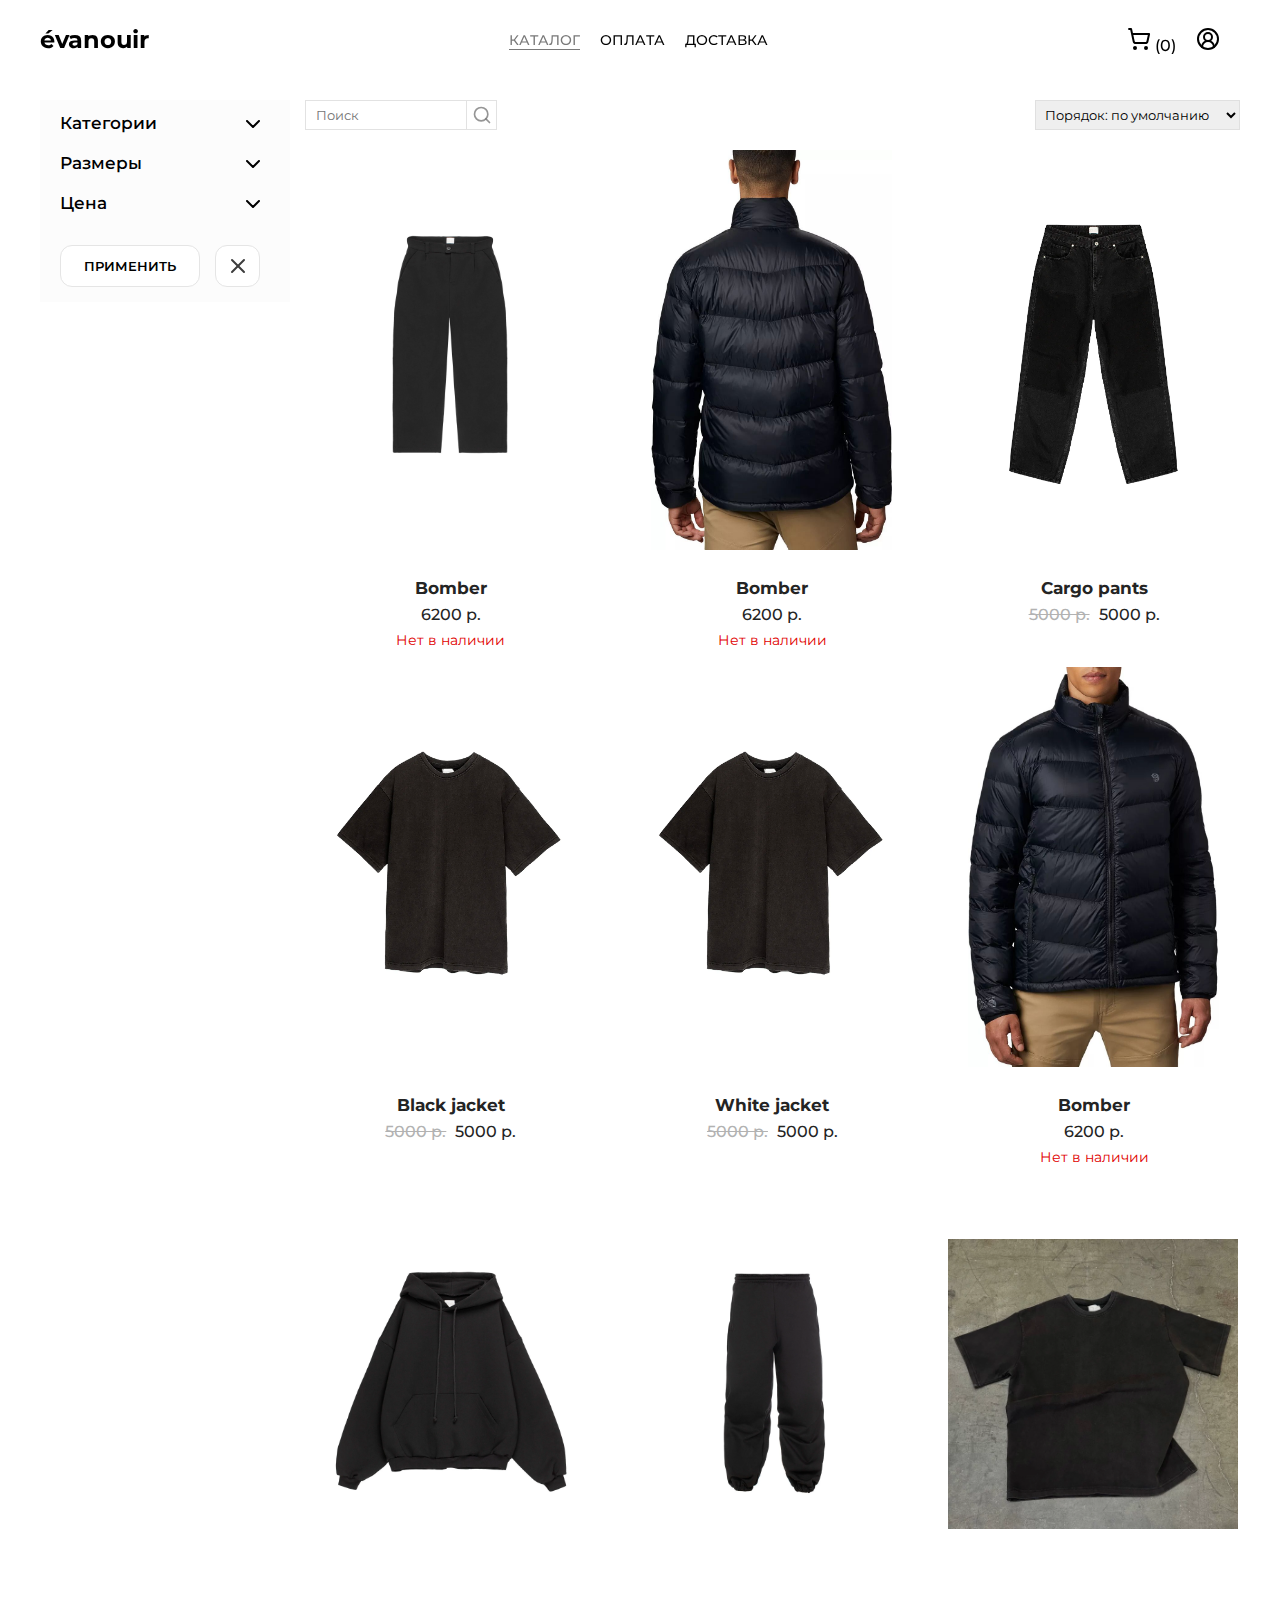
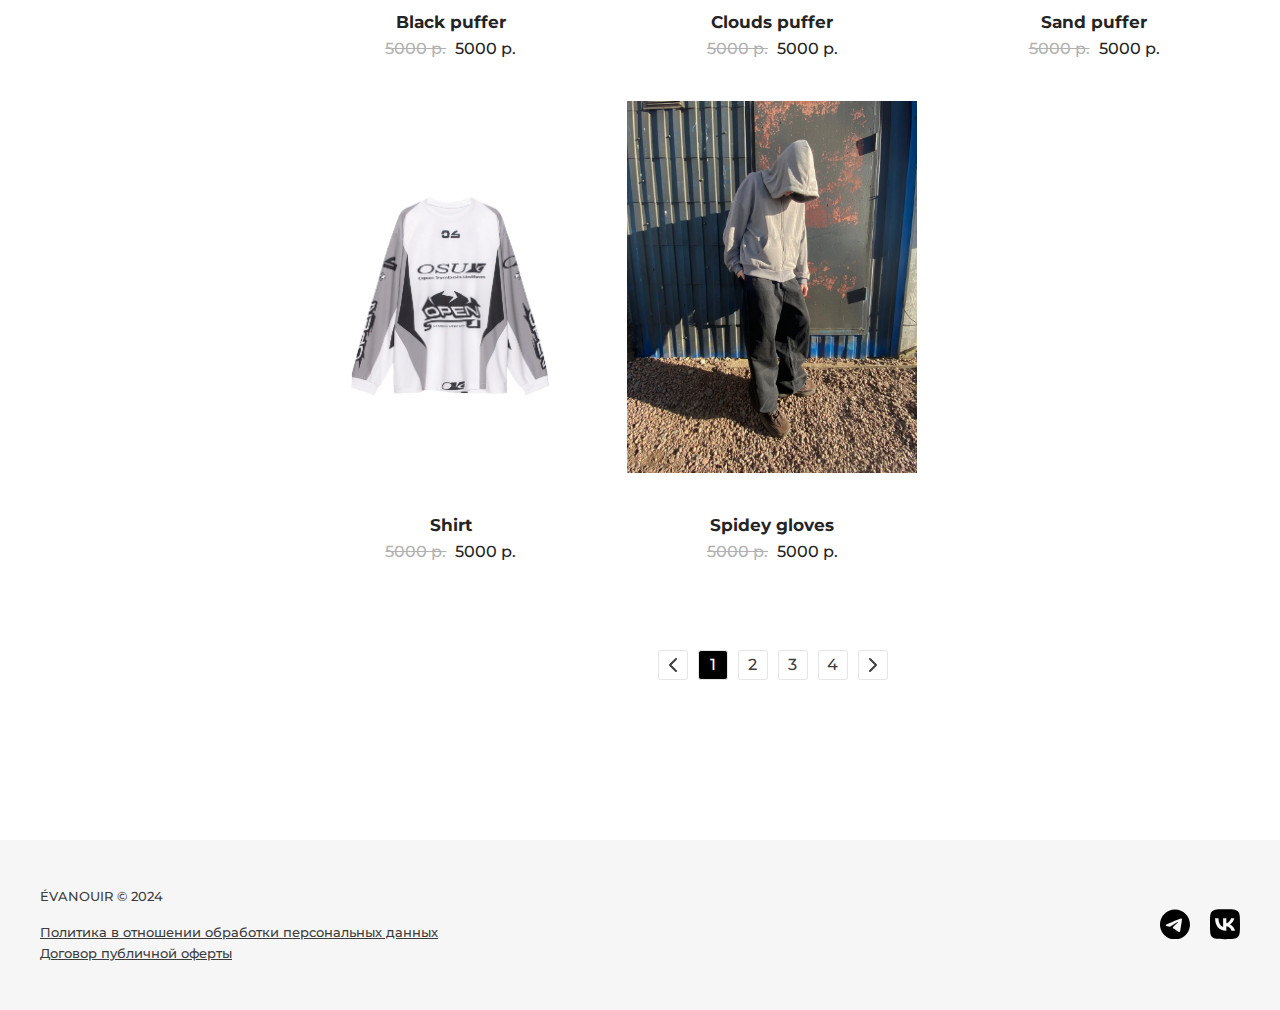
<file: index.html>
<!DOCTYPE html>
<html lang="ru">

<head>
	<meta charset="UTF-8">
	<meta http-equiv="X-UA-Compatible" content="IE=edge">
	<meta name="viewport" content="width=device-width, initial-scale=1.0, user-scalabel=0">
	<meta name="description" content="Бренд одежды évanouir, Худи, Футболки, Лонгсливы, Шарфы">
	<meta name="keywords" content="évanouir, evanouir, одежда, худи, футболка, шарф">
	<link href="https://fonts.googleapis.com/css?family=Montserrat:regular,500,600,700,900&display=swap"
		rel="stylesheet" />
	<link rel="shortcut icon" href="assets/images/favicon.ico" type="image/x-icon">
	<link rel="stylesheet" href="assets/css/style.css">
	<title>évanouir</title>
</head>

<body>
	<div class="wrapper">
		<header class="header">
			<div class="header__main-menu main-menu">
				<div class="main-menu__container _container">
					<div class="main-menu__logo logo">
						<a href="index.html" class="logo__link">évanouir</a>
					</div>
					<nav class="main-menu__tab tab-header">
						<ul class="tab-header__list">
							<li class="tab-header__item">
								<div class="tab-header__link-wrapper">
									<a href="index.html" class="tab-header__link active">КАТАЛОГ</a>
								</div>
							</li>
							<li class="tab-header__item">
								<div class="tab-header__link-wrapper">
									<a href="payment.html" class="tab-header__link">ОПЛАТА</a>
								</div>
							</li>
							<li class="tab-header__item">
								<div class="tab-header__link-wrapper">
									<a href="shipping.html" class="tab-header__link">ДОСТАВКА</a>
								</div>
							</li>
						</ul>
					</nav>
					<nav class="main-menu__menu menu">
						<ul class="menu__list">
							<li class="menu__item">
								<div class="menu__link link">
									<div class="link__button cart-button">
										<svg width="24" height="24" viewBox="0 0 24 24" fill="none"
											xmlns="http://www.w3.org/2000/svg">
											<path
												d="M8 22C8.55228 22 9 21.5523 9 21C9 20.4477 8.55228 20 8 20C7.44772 20 7 20.4477 7 21C7 21.5523 7.44772 22 8 22Z"
												stroke="black" stroke-width="2" stroke-linecap="round"
												stroke-linejoin="round" />
											<path
												d="M19 22C19.5523 22 20 21.5523 20 21C20 20.4477 19.5523 20 19 20C18.4477 20 18 20.4477 18 21C18 21.5523 18.4477 22 19 22Z"
												stroke="black" stroke-width="2" stroke-linecap="round"
												stroke-linejoin="round" />
											<path
												d="M2.05005 2.04999H4.05005L6.71005 14.47C6.80763 14.9248 7.06072 15.3315 7.42576 15.6198C7.7908 15.9082 8.24495 16.0603 8.71005 16.05H18.49C18.9452 16.0493 19.3865 15.8933 19.7411 15.6078C20.0956 15.3224 20.3422 14.9245 20.4401 14.48L22.09 7.04999H5.12005"
												stroke="black" stroke-width="2" stroke-linecap="round"
												stroke-linejoin="round" />
										</svg>
										<span class="cart-button__counter">0</span>
									</div>
								</div>
							</li>
							<li class="menu__item">
								<div class="menu__link link">
									<div class="link__button profile-button">
										<svg width="24" height="24" viewBox="0 0 24 24" fill="none"
											xmlns="http://www.w3.org/2000/svg">
											<path
												d="M18 20C18 18.4087 17.3679 16.8826 16.2426 15.7574C15.1174 14.6321 13.5913 14 12 14C10.4087 14 8.88258 14.6321 7.75736 15.7574C6.63214 16.8826 6 18.4087 6 20"
												stroke="black" stroke-width="2" stroke-linecap="round"
												stroke-linejoin="round" />
											<path
												d="M12 14C14.2091 14 16 12.2091 16 10C16 7.79086 14.2091 6 12 6C9.79086 6 8 7.79086 8 10C8 12.2091 9.79086 14 12 14Z"
												stroke="black" stroke-width="2" stroke-linecap="round"
												stroke-linejoin="round" />
											<path
												d="M12 22C17.5228 22 22 17.5228 22 12C22 6.47715 17.5228 2 12 2C6.47715 2 2 6.47715 2 12C2 17.5228 6.47715 22 12 22Z"
												stroke="black" stroke-width="2" stroke-linecap="round"
												stroke-linejoin="round" />
										</svg>
									</div>
								</div>
							</li>
							<li class="menu__item">
								<div class="menu__link link">
									<div class="link__button burger-menu">
										<svg width="24" height="24" viewBox="0 0 24 24" fill="none" xmlns="http://www.w3.org/2000/svg">
											<path d="M1 6H23" stroke="black" stroke-width="2" stroke-linecap="round" stroke-linejoin="round"/>
											<path d="M1 12H23" stroke="black" stroke-width="2" stroke-linecap="round" stroke-linejoin="round"/>
											<path d="M1 12H23" stroke="black" stroke-width="2" stroke-linecap="round" stroke-linejoin="round"/>
											<path d="M1 18H23" stroke="black" stroke-width="2" stroke-linecap="round" stroke-linejoin="round"/>
										</svg>				
									</div>
								</div>
							</li>
						</ul>
					</nav>
				</div>
			</div>
			<div class="header__drawer drawer">
				<div class="drawer__container">
					<div class="drawer__body">
						<div class="drawer__header-block header-block">
							<h2 class="header-block__title">Корзина</h2>
							<div class="header-block__cancel _button-svg">
								<svg width="24" height="24" viewBox="0 0 24 24" fill="none" xmlns="http://www.w3.org/2000/svg">
									<path d="M18 6L6 18" stroke="#3d3d3d" stroke-width="2" stroke-linecap="round" stroke-linejoin="round"/>
									<path d="M6 6L18 18" stroke="#3d3d3d" stroke-width="2" stroke-linecap="round" stroke-linejoin="round"/>
								</svg>													
							</div>
						</div>
						<div class="drawer__items">
							<div class="drawer__column">
								<div class="drawer__item-cart item-cart">
									<a href="show-details.html" class="item-cart__link">
										<div class="item-cart__wrapper">
											<div class="item-cart__image _ibg">
												<img src="assets/images/photos/os/classique_pants-1.jpg" alt="bomber">
											</div>
											<div class="item-cart__content">
												<h3 class="item-cart__title">Spidey gloves</h3>
												<p class="item-cart__info">
													<span class="item-cart__size">Размер: M</span>
												</p>
												<p class="item-cart__info">
													<span class="item-cart__price">Цена: 6200 р.</span>
												</p>
											</div>
										</div>
									</a>
									<div class="item-cart__controls">
										<div class="item-cart__quantity quantity">
											<button class="quantity__button decrease-button _button-svg" type="button">
												<svg width="24" height="24" viewBox="0 0 24 24" fill="none" xmlns="http://www.w3.org/2000/svg">
													<path d="M5 12H19" stroke="black" stroke-width="2" stroke-linecap="round" stroke-linejoin="round"></path>
												</svg>
											</button>
											<input class="quantity__value" value="1" type="number">
											<button class="quantity__button increase-button _button-svg" type="button">
												<svg width="24" height="24" viewBox="0 0 24 24" fill="none" xmlns="http://www.w3.org/2000/svg">
													<path d="M5 12H19" stroke="black" stroke-width="2" stroke-linecap="round" stroke-linejoin="round"></path>
													<path d="M12 5V19" stroke="black" stroke-width="2" stroke-linecap="round" stroke-linejoin="round"></path>
												</svg>
											</button>
										</div>
										<div class="item-cart__remove _button-svg">
											<svg width="24" height="24" viewBox="0 0 24 24" fill="none" xmlns="http://www.w3.org/2000/svg">
												<path d="M18 6L6 18" stroke="#3d3d3d" stroke-width="2" stroke-linecap="round" stroke-linejoin="round"/>
												<path d="M6 6L18 18" stroke="#3d3d3d" stroke-width="2" stroke-linecap="round" stroke-linejoin="round"/>
											</svg>													
										</div>
									</div>
								</div>
							</div>
						</div>
						<div class="drawer__amount-block amount-block-drawer">
							<div class="amount-block-drawer__total">
								<span class="amount-block-drawer__text">Итого:</span>
								<div class="amount-block-drawer__price">
									<span class="amount-block-drawer__amount disabled">12400 р.</span>
									<span class="amount-block-drawer__discount">12400 р.</span>
								</div>
							</div>
							<a href="cart.html" class="amount-block-drawer__button _button">Оформить заказ</a>
						</div>
						<div class="drawer__message message">
							<div class="message__content drawer-message__content">
								<div class="message__column">
									<div class="message__text">Корзина пуста</div>
								</div>
							</div>
						</div>
					</div>
				</div>
			</div>
		</header>
		<main class="main">
			<div class="main__closer"></div>
			<div class="main__tab tab-main">
				<div class="tab-main__container _container">
					<div class="tab-main__body">
						<nav class="tab-main__content">
							<ul class="tab-main__list">
								<li class="tab-main__item">
									<div class="tab-main__link-wrapper">
										<a href="index.html" class="tab-main__link active">КАТАЛОГ</a>
									</div>
								</li>
								<li class="tab-main__item">
									<div class="tab-main__link-wrapper">
										<a href="payment.html" class="tab-main__link">ОПЛАТА</a>
									</div>
								</li>
								<li class="tab-main__item">
									<div class="tab-main__link-wrapper">
										<a href="shipping.html" class="tab-main__link">ДОСТАВКА</a>
									</div>
								</li>
							</ul>
						</nav>
						<div class="tab-main__footer">
							<span class="tab-main__copyright">ÉVANOUIR © 2024</span>
							<div class="tab-main__socials">
								<div class="tab-main__social">
									<svg xmlns="http://www.w3.org/2000/svg" viewBox="0 0 496 512">
										<path d="M248 8C111 8 0 119 0 256S111 504 248 504 496 393 496 256 385 8 248 8zM363 176.7c-3.7 39.2-19.9 134.4-28.1 178.3-3.5 18.6-10.3 24.8-16.9 25.4-14.4 1.3-25.3-9.5-39.3-18.7-21.8-14.3-34.2-23.2-55.3-37.2-24.5-16.1-8.6-25 5.3-39.5 3.7-3.8 67.1-61.5 68.3-66.7 .2-.7 .3-3.1-1.2-4.4s-3.6-.8-5.1-.5q-3.3 .7-104.6 69.1-14.8 10.2-26.9 9.9c-8.9-.2-25.9-5-38.6-9.1-15.5-5-27.9-7.7-26.8-16.3q.8-6.7 18.5-13.7 108.4-47.2 144.6-62.3c68.9-28.6 83.2-33.6 92.5-33.8 2.1 0 6.6 .5 9.6 2.9a10.5 10.5 0 0 1 3.5 6.7A43.8 43.8 0 0 1 363 176.7z"/>
									</svg>
								</div>
								<div class="tab-main__social">
									<svg xmlns="http://www.w3.org/2000/svg" viewBox="0 0 448 512">
										<path d="M31.5 63.5C0 95 0 145.7 0 247V265C0 366.3 0 417 31.5 448.5C63 480 113.7 480 215 480H233C334.3 480 385 480 416.5 448.5C448 417 448 366.3 448 265V247C448 145.7 448 95 416.5 63.5C385 32 334.3 32 233 32H215C113.7 32 63 32 31.5 63.5zM75.6 168.3H126.7C128.4 253.8 166.1 290 196 297.4V168.3H244.2V242C273.7 238.8 304.6 205.2 315.1 168.3H363.3C359.3 187.4 351.5 205.6 340.2 221.6C328.9 237.6 314.5 251.1 297.7 261.2C316.4 270.5 332.9 283.6 346.1 299.8C359.4 315.9 369 334.6 374.5 354.7H321.4C316.6 337.3 306.6 321.6 292.9 309.8C279.1 297.9 262.2 290.4 244.2 288.1V354.7H238.4C136.3 354.7 78 284.7 75.6 168.3z"/>
									</svg>
								</div>
							</div>
						</div>
					</div>					
				</div>
			</div>
			<div class="main__content content">
				<div class="content__container _container">
					<div class="content__body">
						<div class="content__sidebar sidebar">
							<div class="sidebar__arrows">
								<div class="sidebar__arrow arrow-right">
									<svg width="24" height="24" viewBox="0 0 24 24" fill="none"
										xmlns="http://www.w3.org/2000/svg">
										<path d="M9 18L15 12L9 6" stroke="#3d3d3d" stroke-width="2" stroke-linecap="round"
											stroke-linejoin="round" />
									</svg>
								</div>
							</div>
							<div class="sidebar__content">
								<div class="sidebar__container">
									<form class="sidebar__body">
										<div class="sidebar__header-block header-block">
											<h2 class="header-block__title">Фильтрация</h2>
											<div class="header-block__cancel _button-svg">
												<svg width="24" height="24" viewBox="0 0 24 24" fill="none" xmlns="http://www.w3.org/2000/svg">
													<path d="M18 6L6 18" stroke="#3d3d3d" stroke-width="2" stroke-linecap="round" stroke-linejoin="round"/>
													<path d="M6 6L18 18" stroke="#3d3d3d" stroke-width="2" stroke-linecap="round" stroke-linejoin="round"/>
												</svg>
											</div>
										</div>
										<div class="sidebar__columns">
											<div class="sidebar__column">
												<div class="sidebar__filter filter">
													<div class="filter__header-block">
														<h3 class="filter__title">Категории</h3>
														<div class="filter__closer">
															<svg width="14" height="8" viewBox="0 0 14 8" fill="none" xmlns="http://www.w3.org/2000/svg">
																<path d="M1 1L7 7L13 1" stroke="black" stroke-width="2" stroke-linecap="round" stroke-linejoin="round"/>
															</svg>
														</div>
													</div>
													<div class="filter__content">		
														<label class="filter__option option">
															<input class="option__check" type="checkbox" name="filter_option">
															<span class="option__title">Футболки</span>
														</label>
														<label class="filter__option option">
															<input class="option__check" type="checkbox" name="filter_option">
															<span class="option__title">Толстовки</span>
														</label>
														<label class="filter__option option">
															<input class="option__check" type="checkbox" name="filter_option">
															<span class="option__title">Лонгсливы</span>
														</label>
														<label class="filter__option option">
															<input class="option__check" type="checkbox" name="filter_option">
															<span class="option__title">Свитшоты</span>
														</label>
														<label class="filter__option option">
															<input class="option__check" type="checkbox" name="filter_option">
															<span class="option__title">Джинсы</span>
														</label>
														<label class="filter__option option">
															<input class="option__check" type="checkbox" name="filter_option">
															<span class="option__title">Носки</span>
														</label>
														<label class="filter__option option">
															<input class="option__check" type="checkbox" name="filter_option">
															<span class="option__title">Рубашки</span>
														</label>
														<label class="filter__option option">
															<input class="option__check" type="checkbox" name="filter_option">
															<span class="option__title">Шорты</span>
														</label>
													</div>
												</div>
											</div>
											<div class="sidebar__column">
												<div class="sidebar__filter filter">
													<div class="filter__header-block">
														<h3 class="filter__title">Размеры</h3>
														<div class="filter__closer">
															<svg width="14" height="8" viewBox="0 0 14 8" fill="none" xmlns="http://www.w3.org/2000/svg">
																<path d="M1 1L7 7L13 1" stroke="black" stroke-width="2" stroke-linecap="round" stroke-linejoin="round"/>
															</svg>
														</div>
													</div>
													<div class="filter__content">		
														<label class="filter__option option">
															<input class="option__check" type="checkbox" name="filter_option">
															<span class="option__title">XS</span>
														</label>
														<label class="filter__option option">
															<input class="option__check" type="checkbox"  name="filter_option">
															<span class="option__title">S</span>
														</label>
														<label class="filter__option option">
															<input class="option__check" type="checkbox"  name="filter_option">
															<span class="option__title">M</span>
														</label>
														<label class="filter__option option">
															<input class="option__check" type="checkbox"  name="filter_option">
															<span class="option__title">L</span>
														</label>
														<label class="filter__option option">
															<input class="option__check" type="checkbox" name="filter_option">
															<span class="option__title">XL</span>
														</label>
														<label class="filter__option option">
															<input class="option__check" type="checkbox" name="filter_option">
															<span class="option__title">XXL</span>
														</label>
													</div>
												</div>
											</div>
											<div class="sidebar__column">
												<div class="sidebar__filter filter">
													<div class="filter__header-block">
														<h3 class="filter__title">Цена</h3>
														<div class="filter__closer">
															<svg width="14" height="8" viewBox="0 0 14 8" fill="none" xmlns="http://www.w3.org/2000/svg">
																<path d="M1 1L7 7L13 1" stroke="black" stroke-width="2" stroke-linecap="round" stroke-linejoin="round"/>
															</svg>
														</div>
													</div>
													<div class="filter__content slider">
														<div class="slider__range">
															<span class="slider__selected"></span>
														</div>
														<div class="slider__input">
															<input class="slider__dot" type="range" min="4000" max="14000" value="4000" step="100">
															<input class="slider__dot" type="range" min="4000" max="14000" value="14000" step="100">
														</div>
														<div class="slider__price">
															<input class="slider__value" type="number" name="min" value="4000">
															<span class="slider__separator">&ndash;</span>
															<input class="slider__value" type="number" name="max" value="14000">
														</div>
													</div>
												</div>
											</div>
										</div>
										<div class="sidebar__button-block">
											<button class="sidebar__button-apply _button" type="submit">Применить</button>
											<div class="sidebar__button-cancel _button-svg">
												<svg width="24" height="24" viewBox="0 0 24 24" fill="none" xmlns="http://www.w3.org/2000/svg">
													<path d="M18 6L6 18" stroke="#3d3d3d" stroke-width="2" stroke-linecap="round" stroke-linejoin="round"></path>
													<path d="M6 6L18 18" stroke="#3d3d3d" stroke-width="2" stroke-linecap="round" stroke-linejoin="round"></path>
												</svg>												
											</div>
										</div>
									</form>
								</div>
							</div>
						</div>
						<div class="content__products products">
							<div class="products__container">
								<div class="products__header">
									<div class="products__search search">
										<input class="search__field" type="text" name="search" placeholder="Поиск">
										<span class="search__button">
											<svg width="24" height="24" viewBox="0 0 24 24" fill="none" xmlns="http://www.w3.org/2000/svg">
												<path d="M11 19C15.4183 19 19 15.4183 19 11C19 6.58172 15.4183 3 11 3C6.58172 3 3 6.58172 3 11C3 15.4183 6.58172 19 11 19Z" stroke="black" stroke-width="2" stroke-linecap="round" stroke-linejoin="round"/>
												<path d="M21 21L16.7 16.7" stroke="black" stroke-width="2" stroke-linecap="round" stroke-linejoin="round"/>
											</svg>											
										</span>
										<span class="search__button search__cancel">
											<svg width="24" height="24" viewBox="0 0 24 24" fill="none" xmlns="http://www.w3.org/2000/svg">
												<path d="M18 6L6 18" stroke="#3d3d3d" stroke-width="2" stroke-linecap="round" stroke-linejoin="round"></path>
												<path d="M6 6L18 18" stroke="#3d3d3d" stroke-width="2" stroke-linecap="round" stroke-linejoin="round"></path>
											</svg>											
										</span>
									</div>
									<div class="products__sort sort">
										<select class="sort__sort-select" name="sort">
											<option value="">Порядок: по умолчанию</option>
											<option value="">Цена: по возрастанию</option>
											<option value="">Цена: по убыванию</option>
											<option value="">Порядок: сначала новые</option>
											<option value="">Порядок: сначала старые</option>
										</select>
									</div>
								</div>
								<div class="products__body">
									<div class="products__column">
										<div class="products__item-product item-product">
											<a href="show-details.html" class="item-product__link">
												<div class="item-product__item-image _ibg">
													<img src="assets/images/photos/os/classique_pants-1.jpg" alt="bomber">
												</div>
												<div class="item-product__content">
													<h3 class="item-product__title">Bomber</h3>
													<div class="item-product__price-block">
														<span class="item-product__price">6200 р.</span>
													</div>
													<span class="item-product__out-of-stock">Нет в наличии</span>
												</div>
											</a>
										</div>
									</div>
									<div class="products__column">
										<div class="products__item-product item-product">
											<a href="show-details.html" class="item-product__link">
												<div class="item-product__item-image _ibg">
													<img src="assets/images/photos/jacket-1.jpg" alt="bomber">
												</div>
												<div class="item-product__content">
													<h3 class="item-product__title">Bomber</h3>
													<div class="item-product__price-block">
														<span class="item-product__price">6200 р.</span>
													</div>
													<span class="item-product__out-of-stock">Нет в наличии</span>
												</div>
											</a>
										</div>
									</div>
									<div class="products__column">
										<div class="products__item-product item-product">
											<a href="show-details.html" class="item-product__link">
												<div class="item-product__item-image _ibg">
													<img src="assets/images/photos/os/destroyed_jeans-1.jpg" alt="cargo_pants">
												</div>
												<div class="item-product__content">
													<h3 class="item-product__title">Cargo pants</h3>
													<div class="item-product__price-block">
														<span class="item-product__price disabled">5000 р.</span>
														<span class="item-product__price">5000 р.</span>
													</div>
												</div>
											</a>
										</div>
									</div>
									<div class="products__column">
										<div class="products__item-product item-product">
											<a href="show-details.html" class="item-product__link">
												<div class="item-product__item-image _ibg">
													<img src="assets/images/photos/os/faded_t-shirt-1.jpg" alt="black jacket">
												</div>
												<div class="item-product__content">
													<h3 class="item-product__title">Black jacket</h3>
													<div class="item-product__price-block">
														<span class="item-product__price disabled">5000 р.</span>
														<span class="item-product__price">5000 р.</span>
													</div>
												</div>
											</a>
										</div>
									</div>
									<div class="products__column">
										<div class="products__item-product item-product">
											<a href="show-details.html" class="item-product__link">
												<div class="item-product__item-image _ibg">
													<img src="assets/images/photos/os/faded_t-shirt-1.jpg" alt="white jacket">
												</div>
												<div class="item-product__content">
													<h3 class="item-product__title">White jacket</h3>
													<div class="item-product__price-block">
														<span class="item-product__price disabled">5000 р.</span>
														<span class="item-product__price">5000 р.</span>
													</div>
												</div>
											</a>
										</div>
									</div>
									<div class="products__column">
										<div class="products__item-product item-product">
											<a href="show-details.html" class="item-product__link">
												<div class="item-product__item-image _ibg">
													<img src="assets/images/photos/jacket-2.jpg" alt="bomber">
												</div>
												<div class="item-product__content">
													<h3 class="item-product__title">Bomber</h3>
													<div class="item-product__price-block">
														<span class="item-product__price">6200 р.</span>
													</div>
													<span class="item-product__out-of-stock">Нет в наличии</span>
												</div>
											</a>
										</div>
									</div>
									<div class="products__column">
										<div class="products__item-product item-product">
											<a href="show-details.html" class="item-product__link">
												<div class="item-product__item-image _ibg">
													<img src="assets/images/photos/os/heavy_hoodie-1.jpg" alt="black puffer">
												</div>
												<div class="item-product__content">
													<h3 class="item-product__title">Black puffer</h3>
													<div class="item-product__price-block">
														<span class="item-product__price disabled">5000 р.</span>
														<span class="item-product__price">5000 р.</span>
													</div>
												</div>
											</a>
										</div>
									</div>
									<div class="products__column">
										<div class="products__item-product item-product">
											<a href="show-details.html" class="item-product__link">
												<div class="item-product__item-image _ibg">
													<img src="assets/images/photos/os/heavy_sweatpants-1.jpg" alt="clouds puffer">
												</div>
												<div class="item-product__content">
													<h3 class="item-product__title">Clouds puffer</h3>
													<div class="item-product__price-block">
														<span class="item-product__price disabled">5000 р.</span>
														<span class="item-product__price">5000 р.</span>
													</div>
												</div>
											</a>
										</div>
									</div>
									<div class="products__column">
										<div class="products__item-product item-product">
											<a href="show-details.html" class="item-product__link">
												<div class="item-product__item-image _ibg">
													<img src="assets/images/photos/os/faded_t-shirt-3.jpg" alt="sand puffer">
												</div>
												<div class="item-product__content">
													<h3 class="item-product__title">Sand puffer</h3>
													<div class="item-product__price-block">
														<span class="item-product__price disabled">5000 р.</span>
														<span class="item-product__price">5000 р.</span>
													</div>
												</div>
											</a>
										</div>
									</div>
									<div class="products__column">
										<div class="products__item-product item-product">
											<a href="show-details.html" class="item-product__link">
												<div class="item-product__item-image _ibg">
													<img src="assets/images/photos/os/jersey-1.jpg" alt="shirt">
												</div>
												<div class="item-product__content">
													<h3 class="item-product__title">Shirt</h3>
													<div class="item-product__price-block">
														<span class="item-product__price disabled">5000 р.</span>
														<span class="item-product__price">5000 р.</span>
													</div>
												</div>
											</a>
										</div>
									</div>
									<div class="products__column">
										<div class="products__item-product item-product">
											<a href="show-details.html" class="item-product__link">
												<div class="item-product__item-image _ibg">
													<img src="assets/images/photos/os/zip_hoodie_gray-3.jpg" alt="spidey gloves">
												</div>
												<div class="item-product__content">
													<h3 class="item-product__title">Spidey gloves</h3>
													<div class="item-product__price-block">
														<span class="item-product__price disabled">5000 р.</span>
														<span class="item-product__price">5000 р.</span>
													</div>
												</div>
											</a>
										</div>
									</div>
								</div>
								<div class="products__pagination pagination">
									<div class="pagination__container _container">
										<ul class="pagination__body">
											<li class="pagination__button">
												<a href="#" class="pagination__link _button-svg">
													<svg width="24" height="24" viewBox="0 0 24 24" fill="none"
														xmlns="http://www.w3.org/2000/svg">
														<path d="M15 18L9 12L15 6" stroke="#3d3d3d" stroke-width="2" stroke-linecap="round"
															stroke-linejoin="round" />
													</svg>
												</a>
											</li>
											<li class="pagination__button">
												<a href="#" class="pagination__link _button-svg active">1</a>
											</li>
											<li class="pagination__button">
												<a href="#" class="pagination__link _button-svg">2</a>
											</li>
											<li class="pagination__button">
												<a href="#" class="pagination__link _button-svg">3</a>
											</li>
											<li class="pagination__button">
												<a href="#" class="pagination__link _button-svg">4</a>
											</li>
											<li class="pagination__button">
												<a href="#" class="pagination__link _button-svg">
													<svg width="24" height="24" viewBox="0 0 24 24" fill="none"
														xmlns="http://www.w3.org/2000/svg">
														<path d="M9 18L15 12L9 6" stroke="#3d3d3d" stroke-width="2" stroke-linecap="round"
															stroke-linejoin="round" />
													</svg>
												</a>
											</li>
										</ul>
									</div>
								</div>
								<div class="products__products-message products-message">
									<div class="products-message__content">
										<div class="products-message__column">
											<div class="products-message__text">Товары не найдены</div>
										</div>
									</div>
								</div>
							</div>
						</div>
					</div>
				</div>
			</div>
		</main>
		<footer class="footer">
			<div class="footer__wrapper">
				<div class="footer__container _container">
					<div class="footer__body">
						<div class="footer__info">
							<span class="footer__copyright">ÉVANOUIR © 2024</span>
							<div class="footer__links">
								<a href="privacy-policy.html" class="footer__link">Политика в отношении обработки персональных данных</a>
								<a href="public-offer.html" class="footer__link">Договор публичной оферты</a>
							</div>
						</div>
						<div class="footer__socials">
							<a href="#" class="footer__social">
								<svg xmlns="http://www.w3.org/2000/svg" viewBox="0 0 496 512">
									<path d="M248 8C111 8 0 119 0 256S111 504 248 504 496 393 496 256 385 8 248 8zM363 176.7c-3.7 39.2-19.9 134.4-28.1 178.3-3.5 18.6-10.3 24.8-16.9 25.4-14.4 1.3-25.3-9.5-39.3-18.7-21.8-14.3-34.2-23.2-55.3-37.2-24.5-16.1-8.6-25 5.3-39.5 3.7-3.8 67.1-61.5 68.3-66.7 .2-.7 .3-3.1-1.2-4.4s-3.6-.8-5.1-.5q-3.3 .7-104.6 69.1-14.8 10.2-26.9 9.9c-8.9-.2-25.9-5-38.6-9.1-15.5-5-27.9-7.7-26.8-16.3q.8-6.7 18.5-13.7 108.4-47.2 144.6-62.3c68.9-28.6 83.2-33.6 92.5-33.8 2.1 0 6.6 .5 9.6 2.9a10.5 10.5 0 0 1 3.5 6.7A43.8 43.8 0 0 1 363 176.7z"/>
								</svg>
							</a>
							<a href="#" class="footer__social">
								<svg xmlns="http://www.w3.org/2000/svg" viewBox="0 0 448 512">
									<path d="M31.5 63.5C0 95 0 145.7 0 247V265C0 366.3 0 417 31.5 448.5C63 480 113.7 480 215 480H233C334.3 480 385 480 416.5 448.5C448 417 448 366.3 448 265V247C448 145.7 448 95 416.5 63.5C385 32 334.3 32 233 32H215C113.7 32 63 32 31.5 63.5zM75.6 168.3H126.7C128.4 253.8 166.1 290 196 297.4V168.3H244.2V242C273.7 238.8 304.6 205.2 315.1 168.3H363.3C359.3 187.4 351.5 205.6 340.2 221.6C328.9 237.6 314.5 251.1 297.7 261.2C316.4 270.5 332.9 283.6 346.1 299.8C359.4 315.9 369 334.6 374.5 354.7H321.4C316.6 337.3 306.6 321.6 292.9 309.8C279.1 297.9 262.2 290.4 244.2 288.1V354.7H238.4C136.3 354.7 78 284.7 75.6 168.3z"/>
								</svg>
							</a>
						</div>
					</div>
				</div>
			</div>
		</footer>
	</div>
	<script src="assets/js/jquery.v3.6.0.min.js"></script>
	<script src="assets/js/main.js"></script>
	<script src="assets/js/price-slider.js"></script>
</body>

</html>
</file>
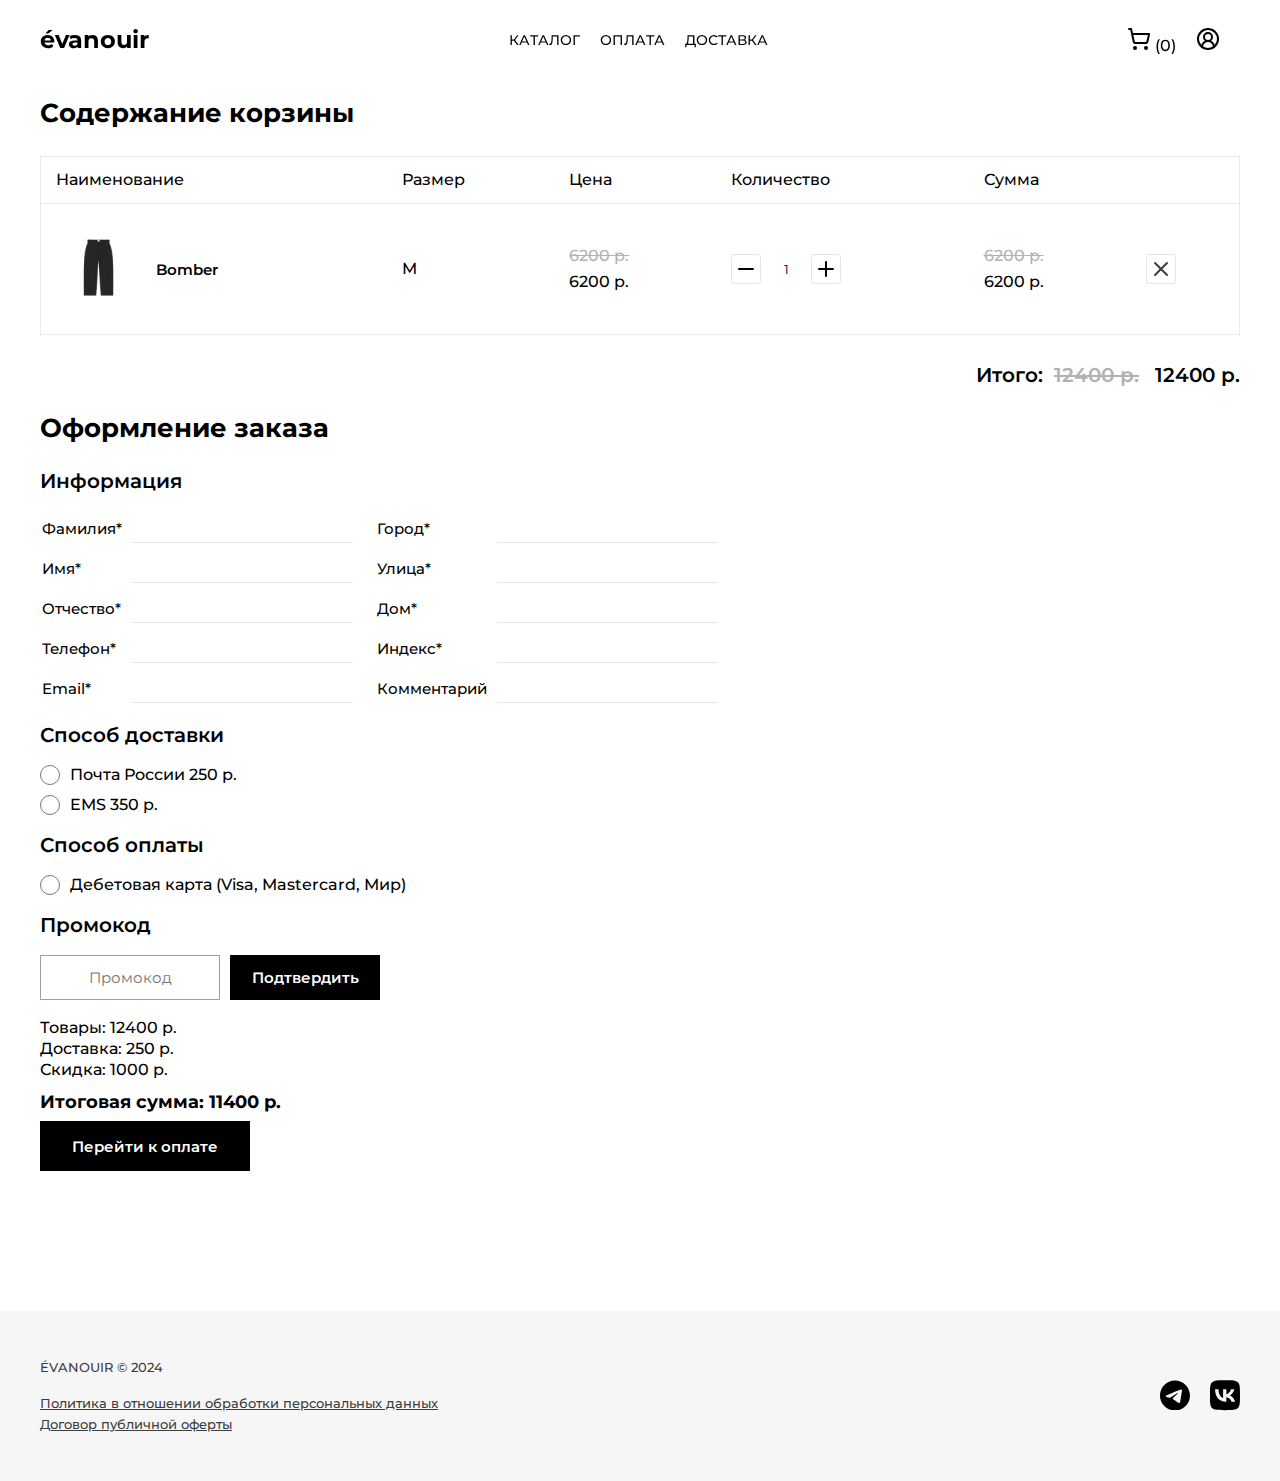
<file: cart.html>
<!DOCTYPE html>
<html lang="ru">

<head>
	<meta charset="UTF-8">
	<meta http-equiv="X-UA-Compatible" content="IE=edge">
	<meta name="viewport" content="width=device-width, initial-scale=1.0, user-scalabel=0">
	<meta name="description" content="Бренд одежды évanouir, Худи, Футболки, Лонгсливы, Шарфы">
	<meta name="keywords" content="évanouir, evanouir, одежда, худи, футболка, шарф">
	<link href="https://fonts.googleapis.com/css?family=Montserrat:regular,500,600,700,900&display=swap"
		rel="stylesheet" />
	<link rel="shortcut icon" href="assets/images/favicon.ico" type="image/x-icon">
	<link rel="stylesheet" href="assets/css/style.css">
	<title>évanouir</title>
</head>

<body>
	<div class="wrapper">
		<header class="header">
			<div class="header__main-menu main-menu">
				<div class="main-menu__container _container">
					<div class="main-menu__logo logo">
						<a href="index.html" class="logo__link">évanouir</a>
					</div>
					<nav class="main-menu__tab tab-header">
						<ul class="tab-header__list">
							<li class="tab-header__item">
								<div class="tab-header__link-wrapper">
									<a href="index.html" class="tab-header__link">КАТАЛОГ</a>
								</div>
							</li>
							<li class="tab-header__item">
								<div class="tab-header__link-wrapper">
									<a href="payment.html" class="tab-header__link">ОПЛАТА</a>
								</div>
							</li>
							<li class="tab-header__item">
								<div class="tab-header__link-wrapper">
									<a href="shipping.html" class="tab-header__link">ДОСТАВКА</a>
								</div>
							</li>
						</ul>
					</nav>
					<nav class="main-menu__menu menu">
						<ul class="menu__list">
							<li class="menu__item">
								<div class="menu__link link">
									<div class="link__button cart-button">
										<svg width="24" height="24" viewBox="0 0 24 24" fill="none"
											xmlns="http://www.w3.org/2000/svg">
											<path
												d="M8 22C8.55228 22 9 21.5523 9 21C9 20.4477 8.55228 20 8 20C7.44772 20 7 20.4477 7 21C7 21.5523 7.44772 22 8 22Z"
												stroke="black" stroke-width="2" stroke-linecap="round"
												stroke-linejoin="round" />
											<path
												d="M19 22C19.5523 22 20 21.5523 20 21C20 20.4477 19.5523 20 19 20C18.4477 20 18 20.4477 18 21C18 21.5523 18.4477 22 19 22Z"
												stroke="black" stroke-width="2" stroke-linecap="round"
												stroke-linejoin="round" />
											<path
												d="M2.05005 2.04999H4.05005L6.71005 14.47C6.80763 14.9248 7.06072 15.3315 7.42576 15.6198C7.7908 15.9082 8.24495 16.0603 8.71005 16.05H18.49C18.9452 16.0493 19.3865 15.8933 19.7411 15.6078C20.0956 15.3224 20.3422 14.9245 20.4401 14.48L22.09 7.04999H5.12005"
												stroke="black" stroke-width="2" stroke-linecap="round"
												stroke-linejoin="round" />
										</svg>
										<span class="cart-button__counter">0</span>
									</div>
								</div>
							</li>
							<li class="menu__item">
								<div class="menu__link link">
									<div class="link__button profile-button">
										<svg width="24" height="24" viewBox="0 0 24 24" fill="none"
											xmlns="http://www.w3.org/2000/svg">
											<path
												d="M18 20C18 18.4087 17.3679 16.8826 16.2426 15.7574C15.1174 14.6321 13.5913 14 12 14C10.4087 14 8.88258 14.6321 7.75736 15.7574C6.63214 16.8826 6 18.4087 6 20"
												stroke="black" stroke-width="2" stroke-linecap="round"
												stroke-linejoin="round" />
											<path
												d="M12 14C14.2091 14 16 12.2091 16 10C16 7.79086 14.2091 6 12 6C9.79086 6 8 7.79086 8 10C8 12.2091 9.79086 14 12 14Z"
												stroke="black" stroke-width="2" stroke-linecap="round"
												stroke-linejoin="round" />
											<path
												d="M12 22C17.5228 22 22 17.5228 22 12C22 6.47715 17.5228 2 12 2C6.47715 2 2 6.47715 2 12C2 17.5228 6.47715 22 12 22Z"
												stroke="black" stroke-width="2" stroke-linecap="round"
												stroke-linejoin="round" />
										</svg>
									</div>
								</div>
							</li>
							<li class="menu__item">
								<div class="menu__link link">
									<div class="link__button burger-menu">
										<svg width="24" height="24" viewBox="0 0 24 24" fill="none" xmlns="http://www.w3.org/2000/svg">
											<path d="M1 6H23" stroke="black" stroke-width="2" stroke-linecap="round" stroke-linejoin="round"/>
											<path d="M1 12H23" stroke="black" stroke-width="2" stroke-linecap="round" stroke-linejoin="round"/>
											<path d="M1 12H23" stroke="black" stroke-width="2" stroke-linecap="round" stroke-linejoin="round"/>
											<path d="M1 18H23" stroke="black" stroke-width="2" stroke-linecap="round" stroke-linejoin="round"/>
										</svg>				
									</div>
								</div>
							</li>
						</ul>
					</nav>
				</div>
			</div>
			<div class="header__drawer drawer">
				<div class="drawer__container">
					<div class="drawer__body">
						<div class="drawer__header-block header-block">
							<h2 class="header-block__title">Корзина</h2>
							<div class="header-block__cancel _button-svg">
								<svg width="24" height="24" viewBox="0 0 24 24" fill="none" xmlns="http://www.w3.org/2000/svg">
									<path d="M18 6L6 18" stroke="#3d3d3d" stroke-width="2" stroke-linecap="round" stroke-linejoin="round"/>
									<path d="M6 6L18 18" stroke="#3d3d3d" stroke-width="2" stroke-linecap="round" stroke-linejoin="round"/>
								</svg>													
							</div>
						</div>
						<div class="drawer__items">
							<div class="drawer__column">
								<div class="drawer__item-cart item-cart">
									<a href="show-details.html" class="item-cart__link">
										<div class="item-cart__wrapper">
											<div class="item-cart__image _ibg">
												<img src="assets/images/photos/os/classique_pants-1.jpg" alt="bomber">
											</div>
											<div class="item-cart__content">
												<h3 class="item-cart__title">Bomber</h3>
												<p class="item-cart__info">
													<span class="item-cart__price">6200 р.</span>
												</p>
											</div>
										</div>
									</a>
									<div class="item-cart__remove _button-svg">
										<svg width="24" height="24" viewBox="0 0 24 24" fill="none" xmlns="http://www.w3.org/2000/svg">
											<path d="M18 6L6 18" stroke="#3d3d3d" stroke-width="2" stroke-linecap="round" stroke-linejoin="round"/>
											<path d="M6 6L18 18" stroke="#3d3d3d" stroke-width="2" stroke-linecap="round" stroke-linejoin="round"/>
										</svg>													
									</div>
								</div>
							</div>
						</div>
						<div class="drawer__amount-block amount-block-drawer">
							<div class="amount-block-drawer__total">
								<span class="amount-block-drawer__text">Итого:</span>
								<span class="amount-block-drawer__amount">12400 р.</span>
							</div>
							<a href="cart.html" class="amount-block-drawer__button _button">Оформить заказ</a>
						</div>
					</div>
				</div>
			</div>
		</header>
		<main class="main">
			<div class="main__closer"></div>
			<div class="main__tab tab-main">
				<div class="tab-main__container _container">
					<div class="tab-main__body">
						<nav class="tab-main__content">
							<ul class="tab-main__list">
								<li class="tab-main__item">
									<div class="tab-main__link-wrapper">
										<a href="index.html" class="tab-main__link">КАТАЛОГ</a>
									</div>
								</li>
								<li class="tab-main__item">
									<div class="tab-main__link-wrapper">
										<a href="payment.html" class="tab-main__link">ОПЛАТА</a>
									</div>
								</li>
								<li class="tab-main__item">
									<div class="tab-main__link-wrapper">
										<a href="shipping.html" class="tab-main__link">ДОСТАВКА</a>
									</div>
								</li>
							</ul>
						</nav>
						<div class="tab-main__footer">
							<span class="tab-main__copyright">ÉVANOUIR © 2024</span>
							<div class="tab-main__socials">
								<div class="tab-main__social">
									<svg xmlns="http://www.w3.org/2000/svg" viewBox="0 0 496 512">
										<path d="M248 8C111 8 0 119 0 256S111 504 248 504 496 393 496 256 385 8 248 8zM363 176.7c-3.7 39.2-19.9 134.4-28.1 178.3-3.5 18.6-10.3 24.8-16.9 25.4-14.4 1.3-25.3-9.5-39.3-18.7-21.8-14.3-34.2-23.2-55.3-37.2-24.5-16.1-8.6-25 5.3-39.5 3.7-3.8 67.1-61.5 68.3-66.7 .2-.7 .3-3.1-1.2-4.4s-3.6-.8-5.1-.5q-3.3 .7-104.6 69.1-14.8 10.2-26.9 9.9c-8.9-.2-25.9-5-38.6-9.1-15.5-5-27.9-7.7-26.8-16.3q.8-6.7 18.5-13.7 108.4-47.2 144.6-62.3c68.9-28.6 83.2-33.6 92.5-33.8 2.1 0 6.6 .5 9.6 2.9a10.5 10.5 0 0 1 3.5 6.7A43.8 43.8 0 0 1 363 176.7z"/>
									</svg>
								</div>
								<div class="tab-main__social">
									<svg xmlns="http://www.w3.org/2000/svg" viewBox="0 0 448 512">
										<path d="M31.5 63.5C0 95 0 145.7 0 247V265C0 366.3 0 417 31.5 448.5C63 480 113.7 480 215 480H233C334.3 480 385 480 416.5 448.5C448 417 448 366.3 448 265V247C448 145.7 448 95 416.5 63.5C385 32 334.3 32 233 32H215C113.7 32 63 32 31.5 63.5zM75.6 168.3H126.7C128.4 253.8 166.1 290 196 297.4V168.3H244.2V242C273.7 238.8 304.6 205.2 315.1 168.3H363.3C359.3 187.4 351.5 205.6 340.2 221.6C328.9 237.6 314.5 251.1 297.7 261.2C316.4 270.5 332.9 283.6 346.1 299.8C359.4 315.9 369 334.6 374.5 354.7H321.4C316.6 337.3 306.6 321.6 292.9 309.8C279.1 297.9 262.2 290.4 244.2 288.1V354.7H238.4C136.3 354.7 78 284.7 75.6 168.3z"/>
									</svg>
								</div>
							</div>
						</div>
					</div>					
				</div>
			</div>
			<div class="main__content">
				<div class="main__cart cart">
					<div class="cart__container _container">
						<div class="cart__header-block header-block">
							<h2 class="header-block__title">Содержание корзины</h2>
						</div>
						<div class="cart__body">
							<table class="cart__table table">
								<thead class="table__header">
									<tr class="table__row">
										<td class="table__column">Наименование</td>
										<td class="table__column">Размер</td>
										<td class="table__column">Цена</td>
										<td class="table__column">Количество</td>
										<td class="table__column">Сумма</td>
										<td class="table__column"></td>
									</tr>
								</thead>
								<tbody class="table__body">
									<tr class="table__row">
										<td class="table__column column">
											<a href="show-details.html" class="column__link">
												<div class="column__wrapper">
													<div class="column__image _ibg">
														<img src="assets/images/photos/os/classique_pants-1.jpg" alt="bomber">
													</div>
													<h3 class="column__product">Bomber</h3>
												</div>
											</a>
										</td>
										<td class="table__column column">
											<span class="column__size">M</span>
										</td>
										<td class="table__column column">
											<span class="column__price disabled">6200 р.</span>
											<span class="column__price">6200 р.</span>
										</td>
										<td class="table__column column">
											<div class="column__quantity quantity">
												<button class="quantity__button decrease-button _button-svg" type="button">
													<svg width="24" height="24" viewBox="0 0 24 24" fill="none"
														xmlns="http://www.w3.org/2000/svg">
														<path d="M5 12H19" stroke="black" stroke-width="2"
															stroke-linecap="round" stroke-linejoin="round" />
													</svg>
												</button>
												<input class="quantity__value" value="1" type="number"></input>
												<button class="quantity__button increase-button _button-svg" type="button">
													<svg width="24" height="24" viewBox="0 0 24 24" fill="none"
														xmlns="http://www.w3.org/2000/svg">
														<path d="M5 12H19" stroke="black" stroke-width="2"
															stroke-linecap="round" stroke-linejoin="round" />
														<path d="M12 5V19" stroke="black" stroke-width="2"
															stroke-linecap="round" stroke-linejoin="round" />
													</svg>
												</button>
											</div>
										</td>
										<td class="table__column column">
											<span class="column__subtotal disabled">6200 р.</span>
											<span class="column__subtotal">6200 р.</span>
										</td>
										<td class="table__column column">
											<button class="column__remove _button-svg" type="button">
												<svg width="24" height="24" viewBox="0 0 24 24" fill="none"
													xmlns="http://www.w3.org/2000/svg">
													<path d="M18 6L6 18" stroke="#3d3d3d" stroke-width="2"
														stroke-linecap="round" stroke-linejoin="round" />
													<path d="M6 6L18 18" stroke="#3d3d3d" stroke-width="2"
														stroke-linecap="round" stroke-linejoin="round" />
												</svg>
											</button>
										</td>
									</tr>
								</tbody>
							</table>
							<div class="cart__subcart subcart">
								<div class="subcart__amount-block-subcart">
									<div class="amount-block-subcart__total">
										<span class="amount-block-subcart__text">Итого:</span>
										<span class="amount-block-subcart__amount disabled">12400 р.</span>
										<span class="amount-block-subcart__amount">12400 р.</span>
									</div>
								</div>
							</div>
						</div>
					</div>
				</div>
				<div class="main__make-order make-order">
					<div class="make-order__container _container">
						<div class="make-order__header-block header-block">
							<h2 class="header-block__title">Оформление заказа</h2>
						</div>
						<form class="make-order__body">
							<h3 class="make-order__subtitle">Информация</h3>
							<div class="make-order__row">
								<table class="make-order__table table-order">
									<tbody class="table-order__body">
										<tr class="table-order__row">
											<td class="table-order__column-order column-order">
												<span class="column-order__title">Фамилия*</span>
											</td>
											<td class="table-order__column-order column-order">
												<input class="column-order__input" required type="text" name="last-name">
											</td>
										</tr>
										<tr class="table-order__row">
											<td class="table-order__column-order column-order">
												<span class="column-order__title">Имя*</span>
											</td>
											<td class="table-order__column-order column-order">
												<input class="column-order__input" required type="text" name="first-name">
											</td>
										</tr>
										<tr class="table-order__row">
											<td class="table-order__column-order column-order">
												<span class="column-order__title">Отчество*</span>
											</td>
											<td class="table-order__column-order column-order">
												<input class="column-order__input" required type="text" name="second-name">
											</td>
										</tr>
										<tr class="table-order__row">
											<td class="table-order__column-order column-order">
												<span class="column-order__title">Телефон*</span>
											</td>
											<td class="table-order__column-order column-order">
												<input class="column-order__input" required type="tel" name="telephone-no">
											</td>
										</tr>
										<tr class="table-order__row">
											<td class="table-order__column-order column-order">
												<span class="column-order__title">Email*</span>
											</td>
											<td class="table-order__column-order column-order">
												<input class="column-order__input" required type="email" name="email">
											</td>
										</tr>
									</tbody>
								</table>
								<table class="make-order__table table-order">
									<tbody class="table-order__body">
										<tr class="table-order__row">
											<td class="table-order__column-order column-order">
												<span class="column-order__title">Город*</span>
											</td>
											<td class="table-order__column-order column-order">
												<input class="column-order__input" required type="text" name="city">
											</td>
										</tr>
										<tr class="table-order__row">
											<td class="table-order__column-order column-order">
												<span class="column-order__title">Улица*</span>
											</td>
											<td class="table-order__column-order column-order">
												<input class="column-order__input" required type="text" name="street">
											</td>
										</tr>
										<tr class="table-order__row">
											<td class="table-order__column-order column-order">
												<span class="column-order__title">Дом*</span>
											</td>
											<td class="table-order__column-order column-order">
												<input class="column-order__input" required type="tel" name="house-no">
											</td>
										</tr>
										<tr class="table-order__row">
											<td class="table-order__column-order column-order">
												<span class="column-order__title">Индекс*</span>
											</td>
											<td class="table-order__column-order column-order">
												<input class="column-order__input" required type="email" name="index">
											</td>
										</tr>
										<tr class="table-order__row">
											<td class="table-order__column-order column-order">
												<span class="column-order__title">Комментарий</span>
											</td>
											<td class="table-order__column-order column-order">
												<input class="column-order__input" type="text" name="comment">
											</td>
										</tr>
									</tbody>
								</table>
							</div>
							<h3 class="make-order__subtitle">Способ доставки</h3>
							<div class="make-order__row">
								<div class="make-order__check-block check-block">
									<div class="check-block__body">
										<div class="check-block__content">
											<input class="check-block__radio" type="radio" id="delivery1" name="delivery_type">
											<label for="delivery1" class="check-block__title">Почта России 250 р.</label>
										</div>
										<div class="check-block__content">
											<input class="check-block__radio" type="radio" id="delivery2" name="delivery_type">
											<label for="delivery2" class="check-block__title">EMS 350 р.</label>
										</div>
									</div>
								</div>
							</div>
							<h3 class="make-order__subtitle">Способ оплаты</h3>
							<div class="make-order__row">
								<div class="make-order__check-block check-block">
									<div class="check-block__body">
										<div class="check-block__content">
											<input class="check-block__radio" type="radio" id="payment1" name="payment_type">
											<label for="payment1" class="check-block__title">Дебетовая карта (Visa, Mastercard,
												Мир)</label>
										</div>
									</div>
								</div>
							</div>
							<h3 class="make-order__subtitle">Промокод</h3>
							<div class="make-order__row">
								<div class="subcart__promo-block promo-block">
									<input class="promo-block__input" type="text" name="promo-code" placeholder="Промокод">
									<button class="promo-block__button _button" type="submit">Подтвердить</button>
								</div>
							</div>
							<div class="make-order__column">
								<div class="make-order__total-block total-block">
									<div class="total-block__body">
										<div class="total-block__content">
											<div class="total-block__amount">
												<span class="total-block__text">Товары:</span>
												<span class="total-block__cost">12400 р.</span>
											</div>
											<div class="total-block__amount">
												<span class="total-block__text">Доставка:</span>
												<span class="total-block__cost">250 р.</span>
											</div>
											<div class="total-block__amount">
												<span class="total-block__text">Скидка:</span>
												<span class="total-block__cost">1000 р.</span>
											</div>
											<div class="total-block__total">
												<span class="total-block__text">Итоговая сумма:</span>
												<span class="total-block__cost">11400 р.</span>
											</div>
										</div>
										<button class="total-block__button _button" type="submit">Перейти к оплате</button>
									</div>
								</div>
							</div>
						</form>
					</div>
				</div>
			</div>
			<div class="main__message message">
				<div class="message__content cart-message__content">
					<div class="message__column">
						<div class="message__text">Корзина пуста</div>
					</div>
				</div>
			</div>
		</main>
		<footer class="footer">
			<div class="footer__wrapper">
				<div class="footer__container _container">
					<div class="footer__body">
						<div class="footer__info">
							<span class="footer__copyright">ÉVANOUIR © 2024</span>
							<div class="footer__links">
								<a href="privacy-policy.html" class="footer__link">Политика в отношении обработки
									персональных данных</a>
								<a href="public-offer.html" class="footer__link">Договор публичной оферты</a>
							</div>
						</div>
						<div class="footer__socials">
							<a href="#" class="footer__social">
								<svg xmlns="http://www.w3.org/2000/svg" viewBox="0 0 496 512">
									<path
										d="M248 8C111 8 0 119 0 256S111 504 248 504 496 393 496 256 385 8 248 8zM363 176.7c-3.7 39.2-19.9 134.4-28.1 178.3-3.5 18.6-10.3 24.8-16.9 25.4-14.4 1.3-25.3-9.5-39.3-18.7-21.8-14.3-34.2-23.2-55.3-37.2-24.5-16.1-8.6-25 5.3-39.5 3.7-3.8 67.1-61.5 68.3-66.7 .2-.7 .3-3.1-1.2-4.4s-3.6-.8-5.1-.5q-3.3 .7-104.6 69.1-14.8 10.2-26.9 9.9c-8.9-.2-25.9-5-38.6-9.1-15.5-5-27.9-7.7-26.8-16.3q.8-6.7 18.5-13.7 108.4-47.2 144.6-62.3c68.9-28.6 83.2-33.6 92.5-33.8 2.1 0 6.6 .5 9.6 2.9a10.5 10.5 0 0 1 3.5 6.7A43.8 43.8 0 0 1 363 176.7z" />
								</svg>
							</a>
							<a href="#" class="footer__social">
								<svg xmlns="http://www.w3.org/2000/svg" viewBox="0 0 448 512">
									<path
										d="M31.5 63.5C0 95 0 145.7 0 247V265C0 366.3 0 417 31.5 448.5C63 480 113.7 480 215 480H233C334.3 480 385 480 416.5 448.5C448 417 448 366.3 448 265V247C448 145.7 448 95 416.5 63.5C385 32 334.3 32 233 32H215C113.7 32 63 32 31.5 63.5zM75.6 168.3H126.7C128.4 253.8 166.1 290 196 297.4V168.3H244.2V242C273.7 238.8 304.6 205.2 315.1 168.3H363.3C359.3 187.4 351.5 205.6 340.2 221.6C328.9 237.6 314.5 251.1 297.7 261.2C316.4 270.5 332.9 283.6 346.1 299.8C359.4 315.9 369 334.6 374.5 354.7H321.4C316.6 337.3 306.6 321.6 292.9 309.8C279.1 297.9 262.2 290.4 244.2 288.1V354.7H238.4C136.3 354.7 78 284.7 75.6 168.3z" />
								</svg>
							</a>
						</div>
					</div>
				</div>
			</div>
		</footer>
	</div>
	<script src="assets/js/jquery.v3.6.0.min.js"></script>
	<script src="assets/js/main.js"></script>
</body>

</html>
</file>
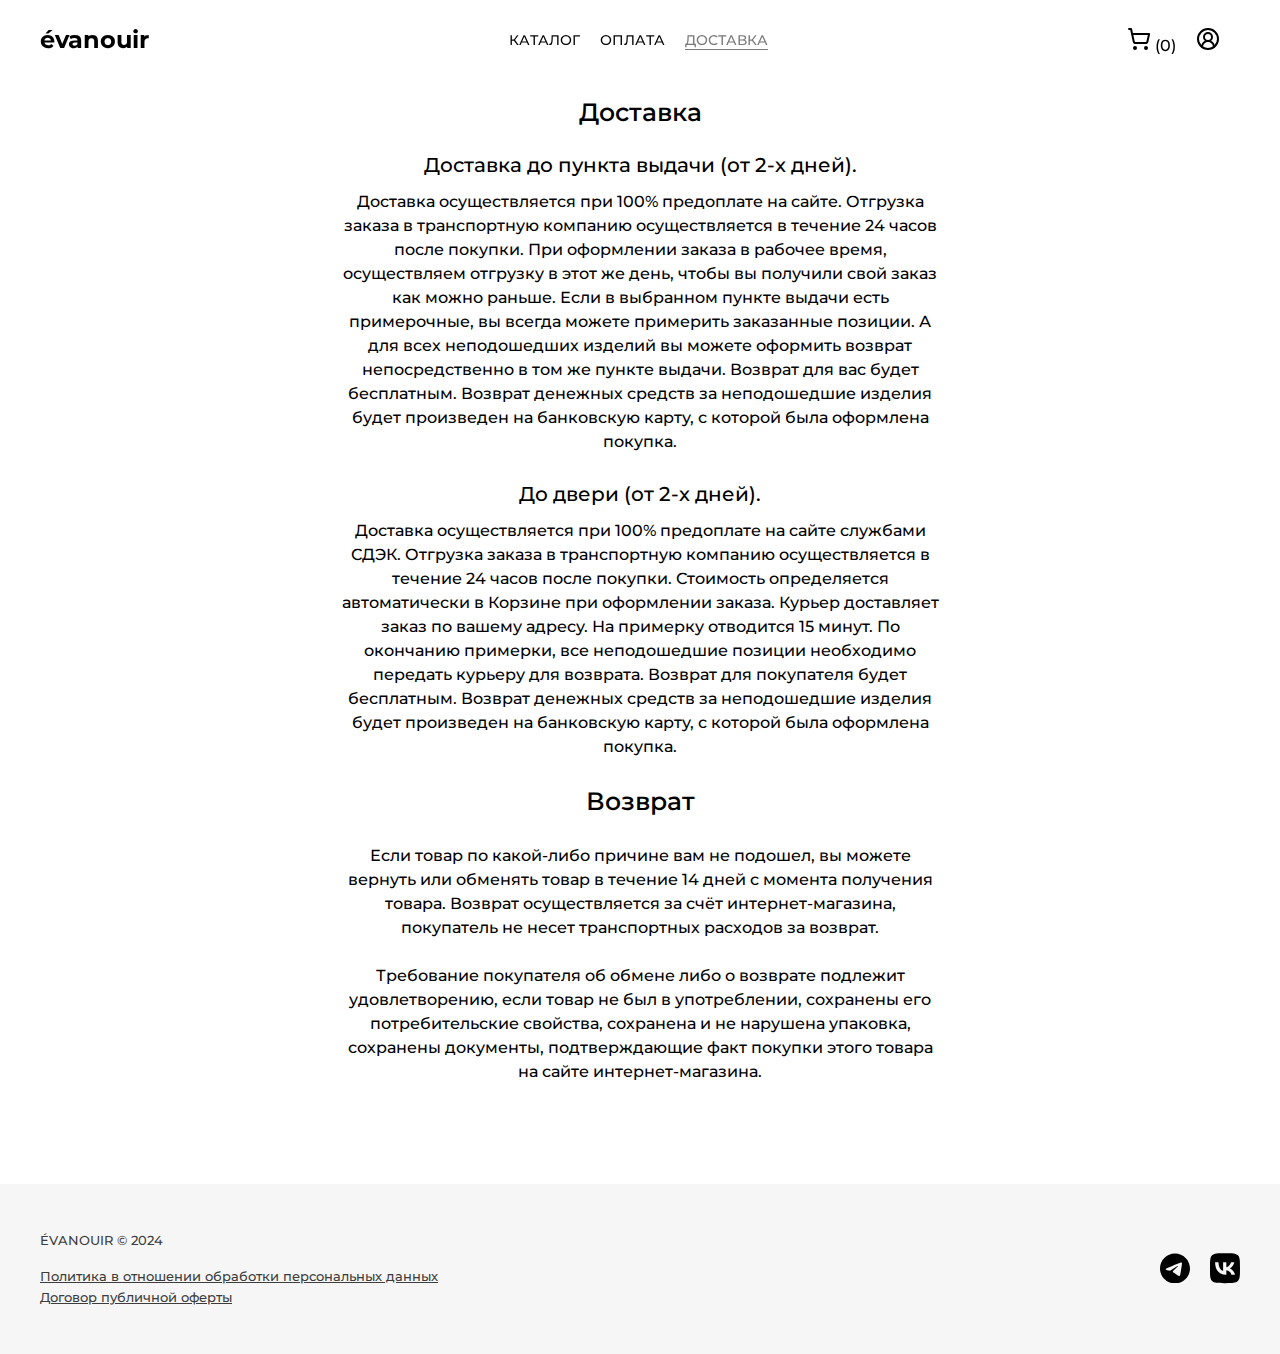
<file: delivery.html>
<!DOCTYPE html>
<html lang="ru">

<head>
	<meta charset="UTF-8">
	<meta http-equiv="X-UA-Compatible" content="IE=edge">
	<meta name="viewport" content="width=device-width, initial-scale=1.0, user-scalabel=0">
	<meta name="description" content="Бренд одежды évanouir, Худи, Футболки, Лонгсливы, Шарфы">
	<meta name="keywords" content="évanouir, evanouir, одежда, худи, футболка, шарф">
	<link href="https://fonts.googleapis.com/css?family=Montserrat:regular,500,600,700,900&display=swap"
		rel="stylesheet" />
	<link rel="shortcut icon" href="assets/images/favicon.ico" type="image/x-icon">
	<link rel="stylesheet" href="assets/css/style.css">
	<title>évanouir</title>
</head>

<body>
	<div class="wrapper">
		<header class="header">
			<div class="header__main-menu main-menu">
				<div class="main-menu__container _container">
					<div class="main-menu__logo logo">
						<a href="index.html" class="logo__link">évanouir</a>
					</div>
					<nav class="main-menu__tab tab-header">
						<ul class="tab-header__list">
							<li class="tab-header__item">
								<div class="tab-header__link">
									<a href="index.html" class="tab-header__link">КАТАЛОГ</a>
								</div>
							</li>
							<li class="tab-header__item">
								<div class="tab-header__link">
									<a href="payment.html" class="tab-header__link">ОПЛАТА</a>
								</div>
							</li>
							<li class="tab-header__item">
								<div class="tab-header__link">
									<a href="delivery.html" class="tab-header__link active">ДОСТАВКА</a>
								</div>
							</li>
						</ul>
					</nav>
					<nav class="main-menu__menu menu">
						<ul class="menu__list">
							<li class="menu__item">
								<div class="menu__link link">
									<div class="link__button cart-button">
										<svg width="24" height="24" viewBox="0 0 24 24" fill="none"
											xmlns="http://www.w3.org/2000/svg">
											<path
												d="M8 22C8.55228 22 9 21.5523 9 21C9 20.4477 8.55228 20 8 20C7.44772 20 7 20.4477 7 21C7 21.5523 7.44772 22 8 22Z"
												stroke="black" stroke-width="2" stroke-linecap="round"
												stroke-linejoin="round" />
											<path
												d="M19 22C19.5523 22 20 21.5523 20 21C20 20.4477 19.5523 20 19 20C18.4477 20 18 20.4477 18 21C18 21.5523 18.4477 22 19 22Z"
												stroke="black" stroke-width="2" stroke-linecap="round"
												stroke-linejoin="round" />
											<path
												d="M2.05005 2.04999H4.05005L6.71005 14.47C6.80763 14.9248 7.06072 15.3315 7.42576 15.6198C7.7908 15.9082 8.24495 16.0603 8.71005 16.05H18.49C18.9452 16.0493 19.3865 15.8933 19.7411 15.6078C20.0956 15.3224 20.3422 14.9245 20.4401 14.48L22.09 7.04999H5.12005"
												stroke="black" stroke-width="2" stroke-linecap="round"
												stroke-linejoin="round" />
										</svg>
										<span class="cart-button__counter">0</span>
									</div>
								</div>
							</li>
							<li class="menu__item">
								<div class="menu__link link">
									<div class="link__button profile-button">
										<svg width="24" height="24" viewBox="0 0 24 24" fill="none"
											xmlns="http://www.w3.org/2000/svg">
											<path
												d="M18 20C18 18.4087 17.3679 16.8826 16.2426 15.7574C15.1174 14.6321 13.5913 14 12 14C10.4087 14 8.88258 14.6321 7.75736 15.7574C6.63214 16.8826 6 18.4087 6 20"
												stroke="black" stroke-width="2" stroke-linecap="round"
												stroke-linejoin="round" />
											<path
												d="M12 14C14.2091 14 16 12.2091 16 10C16 7.79086 14.2091 6 12 6C9.79086 6 8 7.79086 8 10C8 12.2091 9.79086 14 12 14Z"
												stroke="black" stroke-width="2" stroke-linecap="round"
												stroke-linejoin="round" />
											<path
												d="M12 22C17.5228 22 22 17.5228 22 12C22 6.47715 17.5228 2 12 2C6.47715 2 2 6.47715 2 12C2 17.5228 6.47715 22 12 22Z"
												stroke="black" stroke-width="2" stroke-linecap="round"
												stroke-linejoin="round" />
										</svg>
									</div>
								</div>
							</li>
							<li class="menu__item">
								<div class="menu__link link">
									<div class="link__button burger-menu">
										<svg width="24" height="24" viewBox="0 0 24 24" fill="none"
											xmlns="http://www.w3.org/2000/svg">
											<path d="M1 6H23" stroke="black" stroke-width="2" stroke-linecap="round"
												stroke-linejoin="round" />
											<path d="M1 12H23" stroke="black" stroke-width="2" stroke-linecap="round"
												stroke-linejoin="round" />
											<path d="M1 12H23" stroke="black" stroke-width="2" stroke-linecap="round"
												stroke-linejoin="round" />
											<path d="M1 18H23" stroke="black" stroke-width="2" stroke-linecap="round"
												stroke-linejoin="round" />
										</svg>
									</div>
								</div>
							</li>
						</ul>
					</nav>
				</div>
			</div>
			<div class="header__drawer drawer">
				<div class="drawer__container">
					<div class="drawer__body">
						<div class="drawer__header-block header-block">
							<h2 class="header-block__title">Корзина</h2>
							<div class="header-block__cancel _button-svg">
								<svg width="24" height="24" viewBox="0 0 24 24" fill="none"
									xmlns="http://www.w3.org/2000/svg">
									<path d="M18 6L6 18" stroke="#3d3d3d" stroke-width="2" stroke-linecap="round"
										stroke-linejoin="round" />
									<path d="M6 6L18 18" stroke="#3d3d3d" stroke-width="2" stroke-linecap="round"
										stroke-linejoin="round" />
								</svg>
							</div>
						</div>
						<div class="drawer__items">
							<div class="drawer__column">
								<div class="drawer__item-cart item-cart">
									<a href="show-details.html" class="item-cart__link">
										<div class="item-cart__wrapper">
											<div class="item-cart__image _ibg">
												<img src="assets/images/photos/bomber1.png" alt="bomber">
											</div>
											<div class="item-cart__content">
												<h3 class="item-cart__title">Bomber</h3>
												<p class="item-cart__info">
													<span class="item-cart__price">6200 р.</span>
												</p>
											</div>
										</div>
									</a>
									<div class="item-cart__remove _button-svg">
										<svg width="24" height="24" viewBox="0 0 24 24" fill="none"
											xmlns="http://www.w3.org/2000/svg">
											<path d="M18 6L6 18" stroke="#3d3d3d" stroke-width="2"
												stroke-linecap="round" stroke-linejoin="round" />
											<path d="M6 6L18 18" stroke="#3d3d3d" stroke-width="2"
												stroke-linecap="round" stroke-linejoin="round" />
										</svg>
									</div>
								</div>
							</div>
						</div>
						<div class="drawer__amount-block amount-block-drawer">
							<div class="amount-block-drawer__total">
								<span class="amount-block-drawer__text">Итого:</span>
								<span class="amount-block-drawer__amount">12400 р.</span>
							</div>
							<a href="cart.html" class="amount-block-drawer__button _button">Оформить заказ</a>
						</div>
					</div>
				</div>
			</div>
		</header>
		<main class="main">
			<div class="main__closer"></div>
			<div class="main__tab tab-main">
				<div class="tab-main__container _container">
					<div class="tab-main__body">
						<nav class="tab-main__content">
							<ul class="tab-main__list">
								<li class="tab-main__item">
									<div class="tab-main__link">
										<a href="index.html" class="tab-main__link">КАТАЛОГ</a>
									</div>
								</li>
								<li class="tab-main__item">
									<div class="tab-main__link">
										<a href="payment.html" class="tab-main__link">ОПЛАТА</a>
									</div>
								</li>
								<li class="tab-main__item">
									<div class="tab-main__link">
										<a href="delivery.html" class="tab-main__link active">ДОСТАВКА</a>
									</div>
								</li>
							</ul>
						</nav>
						<div class="tab-main__footer">
							<span class="tab-main__copyright">ÉVANOUIR © 2024</span>
							<div class="tab-main__socials">
								<div class="tab-main__social">
									<svg xmlns="http://www.w3.org/2000/svg" viewBox="0 0 496 512">
										<path
											d="M248 8C111 8 0 119 0 256S111 504 248 504 496 393 496 256 385 8 248 8zM363 176.7c-3.7 39.2-19.9 134.4-28.1 178.3-3.5 18.6-10.3 24.8-16.9 25.4-14.4 1.3-25.3-9.5-39.3-18.7-21.8-14.3-34.2-23.2-55.3-37.2-24.5-16.1-8.6-25 5.3-39.5 3.7-3.8 67.1-61.5 68.3-66.7 .2-.7 .3-3.1-1.2-4.4s-3.6-.8-5.1-.5q-3.3 .7-104.6 69.1-14.8 10.2-26.9 9.9c-8.9-.2-25.9-5-38.6-9.1-15.5-5-27.9-7.7-26.8-16.3q.8-6.7 18.5-13.7 108.4-47.2 144.6-62.3c68.9-28.6 83.2-33.6 92.5-33.8 2.1 0 6.6 .5 9.6 2.9a10.5 10.5 0 0 1 3.5 6.7A43.8 43.8 0 0 1 363 176.7z" />
									</svg>
								</div>
								<div class="tab-main__social">
									<svg xmlns="http://www.w3.org/2000/svg" viewBox="0 0 448 512">
										<path
											d="M31.5 63.5C0 95 0 145.7 0 247V265C0 366.3 0 417 31.5 448.5C63 480 113.7 480 215 480H233C334.3 480 385 480 416.5 448.5C448 417 448 366.3 448 265V247C448 145.7 448 95 416.5 63.5C385 32 334.3 32 233 32H215C113.7 32 63 32 31.5 63.5zM75.6 168.3H126.7C128.4 253.8 166.1 290 196 297.4V168.3H244.2V242C273.7 238.8 304.6 205.2 315.1 168.3H363.3C359.3 187.4 351.5 205.6 340.2 221.6C328.9 237.6 314.5 251.1 297.7 261.2C316.4 270.5 332.9 283.6 346.1 299.8C359.4 315.9 369 334.6 374.5 354.7H321.4C316.6 337.3 306.6 321.6 292.9 309.8C279.1 297.9 262.2 290.4 244.2 288.1V354.7H238.4C136.3 354.7 78 284.7 75.6 168.3z" />
									</svg>
								</div>
							</div>
						</div>
					</div>
				</div>
			</div>
			<div class="main__info info">
				<div class="info__container _container">
					<div class="info__body">
						<div class="info__info-block info-block">
							<div class="info-block__header-block">
								<h1 class="info-block__title">Доставка</h1>
							</div>
							<div class="info-block__content">
								<h2 class="info-block__subtitle">Доставка до пункта выдачи (от 2-х дней).</h2>
								<p class="info-block__text">
									Доставка осуществляется при 100% предоплате на сайте. Отгрузка заказа в транспортную
									компанию осуществляется в течение 24 часов после покупки. При оформлении заказа в
									рабочее время, осуществляем отгрузку в этот же день, чтобы вы получили свой заказ
									как можно раньше. Если в выбранном пункте выдачи есть примерочные, вы всегда можете
									примерить заказанные позиции. А для всех неподошедших изделий вы можете оформить
									возврат непосредственно в том же пункте выдачи. Возврат для вас будет бесплатным.
									Возврат денежных средств за неподошедшие изделия будет произведен на банковскую
									карту, с которой была оформлена покупка.
								</p>
								<h2 class="info-block__subtitle">До двери (от 2-х дней).</h2>
								<p class="info-block__text">
									Доставка осуществляется при 100% предоплате на сайте службами СДЭК. Отгрузка заказа
									в транспортную компанию осуществляется в течение 24 часов после покупки. Стоимость
									определяется автоматически в Корзине при оформлении заказа. Курьер доставляет заказ
									по вашему адресу. На примерку отводится 15 минут. По окончанию примерки, все
									неподошедшие позиции необходимо передать курьеру для возврата. Возврат для
									покупателя будет бесплатным. Возврат денежных средств за неподошедшие изделия будет
									произведен на банковскую карту, с которой была оформлена покупка.
								</p>
							</div>
						</div>
						<div class="info__info-block info-block">
							<div class="info-block__header-block">
								<h1 class="info-block__title">Возврат</h1>
							</div>
							<p class="info-block__text">
								Если товар по какой-либо причине вам не подошел, вы можете вернуть или обменять
								товар в течение 14 дней с момента получения товара. Возврат осуществляется за счёт
								интернет-магазина, покупатель не несет транспортных расходов за возврат.<br><br>
								Требование покупателя об обмене либо о возврате подлежит удовлетворению, если товар
								не был в употреблении, сохранены его потребительские свойства, сохранена и не
								нарушена упаковка, сохранены документы, подтверждающие факт покупки этого товара на
								сайте интернет-магазина.
							</p>
						</div>
					</div>
				</div>
			</div>
		</main>
		<footer class="footer">
			<div class="footer__wrapper">
				<div class="footer__container _container">
					<div class="footer__body">
						<div class="footer__info">
							<span class="footer__copyright">ÉVANOUIR © 2024</span>
							<div class="footer__links">
								<a href="privacy-policy.html" class="footer__link">Политика в отношении обработки
									персональных данных</a>
								<a href="public-offer.html" class="footer__link">Договор публичной оферты</a>
							</div>
						</div>
						<div class="footer__socials">
							<a href="#" class="footer__social">
								<svg xmlns="http://www.w3.org/2000/svg" viewBox="0 0 496 512">
									<path
										d="M248 8C111 8 0 119 0 256S111 504 248 504 496 393 496 256 385 8 248 8zM363 176.7c-3.7 39.2-19.9 134.4-28.1 178.3-3.5 18.6-10.3 24.8-16.9 25.4-14.4 1.3-25.3-9.5-39.3-18.7-21.8-14.3-34.2-23.2-55.3-37.2-24.5-16.1-8.6-25 5.3-39.5 3.7-3.8 67.1-61.5 68.3-66.7 .2-.7 .3-3.1-1.2-4.4s-3.6-.8-5.1-.5q-3.3 .7-104.6 69.1-14.8 10.2-26.9 9.9c-8.9-.2-25.9-5-38.6-9.1-15.5-5-27.9-7.7-26.8-16.3q.8-6.7 18.5-13.7 108.4-47.2 144.6-62.3c68.9-28.6 83.2-33.6 92.5-33.8 2.1 0 6.6 .5 9.6 2.9a10.5 10.5 0 0 1 3.5 6.7A43.8 43.8 0 0 1 363 176.7z" />
								</svg>
							</a>
							<a href="#" class="footer__social">
								<svg xmlns="http://www.w3.org/2000/svg" viewBox="0 0 448 512">
									<path
										d="M31.5 63.5C0 95 0 145.7 0 247V265C0 366.3 0 417 31.5 448.5C63 480 113.7 480 215 480H233C334.3 480 385 480 416.5 448.5C448 417 448 366.3 448 265V247C448 145.7 448 95 416.5 63.5C385 32 334.3 32 233 32H215C113.7 32 63 32 31.5 63.5zM75.6 168.3H126.7C128.4 253.8 166.1 290 196 297.4V168.3H244.2V242C273.7 238.8 304.6 205.2 315.1 168.3H363.3C359.3 187.4 351.5 205.6 340.2 221.6C328.9 237.6 314.5 251.1 297.7 261.2C316.4 270.5 332.9 283.6 346.1 299.8C359.4 315.9 369 334.6 374.5 354.7H321.4C316.6 337.3 306.6 321.6 292.9 309.8C279.1 297.9 262.2 290.4 244.2 288.1V354.7H238.4C136.3 354.7 78 284.7 75.6 168.3z" />
								</svg>
							</a>
						</div>
					</div>
				</div>
			</div>
		</footer>
	</div>
	<script src="assets/js/jquery.v3.6.0.min.js"></script>
	<script src="assets/js/main.js"></script>
	<script src="assets/js/price-slider.js"></script>
</body>

</html>
</file>
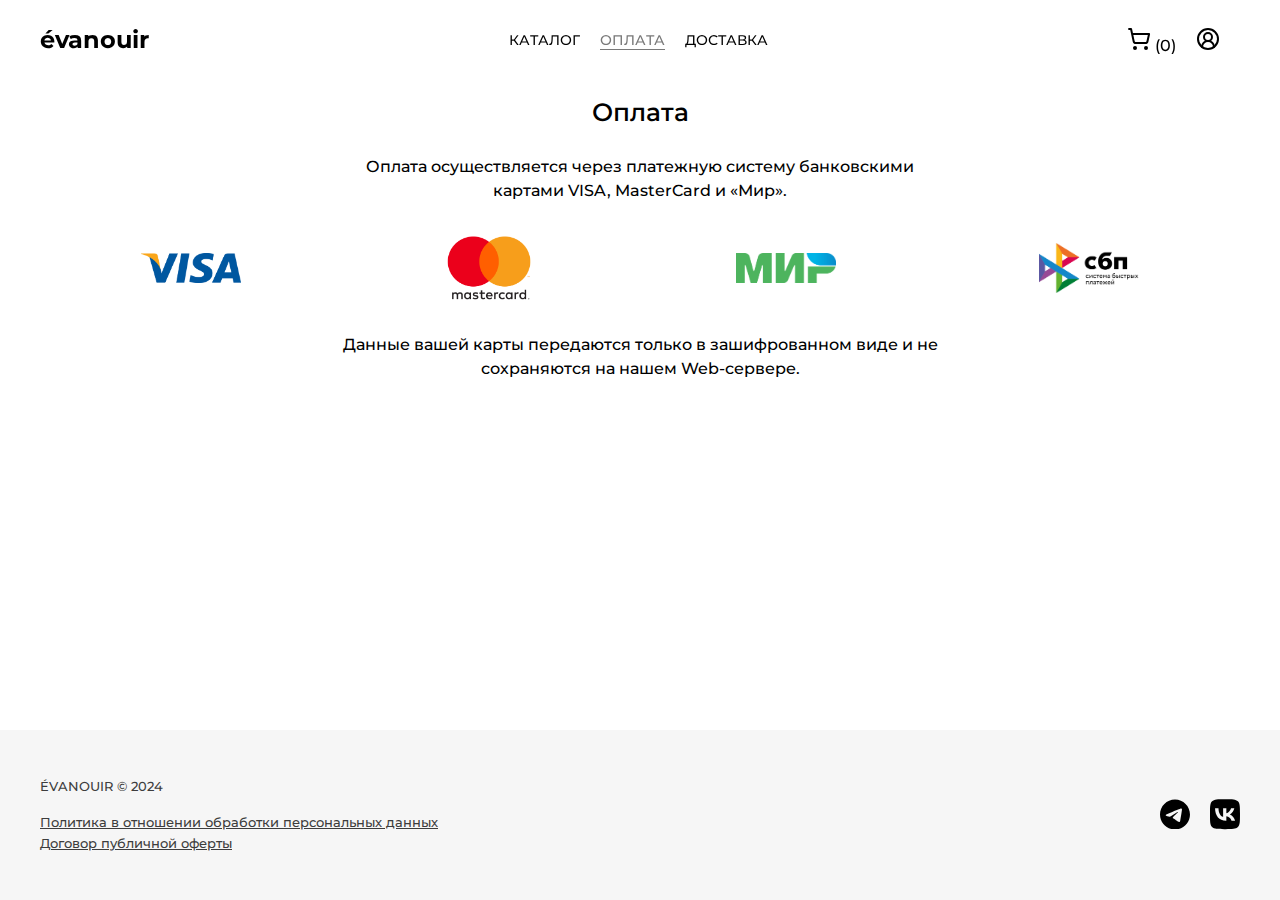
<file: payment.html>
<!DOCTYPE html>
<html lang="ru">

<head>
	<meta charset="UTF-8">
	<meta http-equiv="X-UA-Compatible" content="IE=edge">
	<meta name="viewport" content="width=device-width, initial-scale=1.0, user-scalabel=0">
	<meta name="description" content="Бренд одежды évanouir, Худи, Футболки, Лонгсливы, Шарфы">
	<meta name="keywords" content="évanouir, evanouir, одежда, худи, футболка, шарф">
	<link href="https://fonts.googleapis.com/css?family=Montserrat:regular,500,600,700,900&display=swap"
		rel="stylesheet" />
	<link rel="shortcut icon" href="assets/images/favicon.ico" type="image/x-icon">
	<link rel="stylesheet" href="assets/css/style.css">
	<title>évanouir</title>
</head>

<body>
	<div class="wrapper">
		<header class="header">
			<div class="header__main-menu main-menu">
				<div class="main-menu__container _container">
					<div class="main-menu__logo logo">
						<a href="index.html" class="logo__link">évanouir</a>
					</div>
					<nav class="main-menu__tab tab-header">
						<ul class="tab-header__list">
							<li class="tab-header__item">
								<div class="tab-header__link-wrapper">
									<a href="index.html" class="tab-header__link">КАТАЛОГ</a>
								</div>
							</li>
							<li class="tab-header__item">
								<div class="tab-header__link-wrapper">
									<a href="payment.html" class="tab-header__link active">ОПЛАТА</a>
								</div>
							</li>
							<li class="tab-header__item">
								<div class="tab-header__link-wrapper">
									<a href="shipping.html" class="tab-header__link">ДОСТАВКА</a>
								</div>
							</li>
						</ul>
					</nav>
					<nav class="main-menu__menu menu">
						<ul class="menu__list">
							<li class="menu__item">
								<div class="menu__link link">
									<div class="link__button cart-button">
										<svg width="24" height="24" viewBox="0 0 24 24" fill="none"
											xmlns="http://www.w3.org/2000/svg">
											<path
												d="M8 22C8.55228 22 9 21.5523 9 21C9 20.4477 8.55228 20 8 20C7.44772 20 7 20.4477 7 21C7 21.5523 7.44772 22 8 22Z"
												stroke="black" stroke-width="2" stroke-linecap="round"
												stroke-linejoin="round" />
											<path
												d="M19 22C19.5523 22 20 21.5523 20 21C20 20.4477 19.5523 20 19 20C18.4477 20 18 20.4477 18 21C18 21.5523 18.4477 22 19 22Z"
												stroke="black" stroke-width="2" stroke-linecap="round"
												stroke-linejoin="round" />
											<path
												d="M2.05005 2.04999H4.05005L6.71005 14.47C6.80763 14.9248 7.06072 15.3315 7.42576 15.6198C7.7908 15.9082 8.24495 16.0603 8.71005 16.05H18.49C18.9452 16.0493 19.3865 15.8933 19.7411 15.6078C20.0956 15.3224 20.3422 14.9245 20.4401 14.48L22.09 7.04999H5.12005"
												stroke="black" stroke-width="2" stroke-linecap="round"
												stroke-linejoin="round" />
										</svg>
										<span class="cart-button__counter">0</span>
									</div>
								</div>
							</li>
							<li class="menu__item">
								<div class="menu__link link">
									<div class="link__button profile-button">
										<svg width="24" height="24" viewBox="0 0 24 24" fill="none"
											xmlns="http://www.w3.org/2000/svg">
											<path
												d="M18 20C18 18.4087 17.3679 16.8826 16.2426 15.7574C15.1174 14.6321 13.5913 14 12 14C10.4087 14 8.88258 14.6321 7.75736 15.7574C6.63214 16.8826 6 18.4087 6 20"
												stroke="black" stroke-width="2" stroke-linecap="round"
												stroke-linejoin="round" />
											<path
												d="M12 14C14.2091 14 16 12.2091 16 10C16 7.79086 14.2091 6 12 6C9.79086 6 8 7.79086 8 10C8 12.2091 9.79086 14 12 14Z"
												stroke="black" stroke-width="2" stroke-linecap="round"
												stroke-linejoin="round" />
											<path
												d="M12 22C17.5228 22 22 17.5228 22 12C22 6.47715 17.5228 2 12 2C6.47715 2 2 6.47715 2 12C2 17.5228 6.47715 22 12 22Z"
												stroke="black" stroke-width="2" stroke-linecap="round"
												stroke-linejoin="round" />
										</svg>
									</div>
								</div>
							</li>
							<li class="menu__item">
								<div class="menu__link link">
									<div class="link__button burger-menu">
										<svg width="24" height="24" viewBox="0 0 24 24" fill="none"
											xmlns="http://www.w3.org/2000/svg">
											<path d="M1 6H23" stroke="black" stroke-width="2" stroke-linecap="round"
												stroke-linejoin="round" />
											<path d="M1 12H23" stroke="black" stroke-width="2" stroke-linecap="round"
												stroke-linejoin="round" />
											<path d="M1 12H23" stroke="black" stroke-width="2" stroke-linecap="round"
												stroke-linejoin="round" />
											<path d="M1 18H23" stroke="black" stroke-width="2" stroke-linecap="round"
												stroke-linejoin="round" />
										</svg>
									</div>
								</div>
							</li>
						</ul>
					</nav>
				</div>
			</div>
			<div class="header__drawer drawer">
				<div class="drawer__container">
					<div class="drawer__body">
						<div class="drawer__header-block header-block">
							<h2 class="header-block__title">Корзина</h2>
							<div class="header-block__cancel _button-svg">
								<svg width="24" height="24" viewBox="0 0 24 24" fill="none"
									xmlns="http://www.w3.org/2000/svg">
									<path d="M18 6L6 18" stroke="#3d3d3d" stroke-width="2" stroke-linecap="round"
										stroke-linejoin="round" />
									<path d="M6 6L18 18" stroke="#3d3d3d" stroke-width="2" stroke-linecap="round"
										stroke-linejoin="round" />
								</svg>
							</div>
						</div>
						<div class="drawer__items">
							<div class="drawer__column">
								<div class="drawer__item-cart item-cart">
									<a href="show-details.html" class="item-cart__link">
										<div class="item-cart__wrapper">
											<div class="item-cart__image _ibg">
												<img src="assets/images/photos/bomber1.png" alt="bomber">
											</div>
											<div class="item-cart__content">
												<h3 class="item-cart__title">Bomber</h3>
												<p class="item-cart__info">
													<span class="item-cart__price">6200 р.</span>
												</p>
											</div>
										</div>
									</a>
									<div class="item-cart__remove _button-svg">
										<svg width="24" height="24" viewBox="0 0 24 24" fill="none"
											xmlns="http://www.w3.org/2000/svg">
											<path d="M18 6L6 18" stroke="#3d3d3d" stroke-width="2"
												stroke-linecap="round" stroke-linejoin="round" />
											<path d="M6 6L18 18" stroke="#3d3d3d" stroke-width="2"
												stroke-linecap="round" stroke-linejoin="round" />
										</svg>
									</div>
								</div>
							</div>
						</div>
						<div class="drawer__amount-block amount-block-drawer">
							<div class="amount-block-drawer__total">
								<span class="amount-block-drawer__text">Итого:</span>
								<span class="amount-block-drawer__amount">12400 р.</span>
							</div>
							<a href="cart.html" class="amount-block-drawer__button _button">Оформить заказ</a>
						</div>
					</div>
				</div>
			</div>
		</header>
		<main class="main">
			<div class="main__closer"></div>
			<div class="main__tab tab-main">
				<div class="tab-main__container _container">
					<div class="tab-main__body">
						<nav class="tab-main__content">
							<ul class="tab-main__list">
								<li class="tab-main__item">
									<div class="tab-main__link-wrapper">
										<a href="index.html" class="tab-main__link">КАТАЛОГ</a>
									</div>
								</li>
								<li class="tab-main__item">
									<div class="tab-main__link-wrapper">
										<a href="payment.html" class="tab-main__link active">ОПЛАТА</a>
									</div>
								</li>
								<li class="tab-main__item">
									<div class="tab-main__link-wrapper">
										<a href="shipping.html" class="tab-main__link">ДОСТАВКА</a>
									</div>
								</li>
							</ul>
						</nav>
						<div class="tab-main__footer">
							<span class="tab-main__copyright">ÉVANOUIR © 2024</span>
							<div class="tab-main__socials">
								<div class="tab-main__social">
									<svg xmlns="http://www.w3.org/2000/svg" viewBox="0 0 496 512">
										<path
											d="M248 8C111 8 0 119 0 256S111 504 248 504 496 393 496 256 385 8 248 8zM363 176.7c-3.7 39.2-19.9 134.4-28.1 178.3-3.5 18.6-10.3 24.8-16.9 25.4-14.4 1.3-25.3-9.5-39.3-18.7-21.8-14.3-34.2-23.2-55.3-37.2-24.5-16.1-8.6-25 5.3-39.5 3.7-3.8 67.1-61.5 68.3-66.7 .2-.7 .3-3.1-1.2-4.4s-3.6-.8-5.1-.5q-3.3 .7-104.6 69.1-14.8 10.2-26.9 9.9c-8.9-.2-25.9-5-38.6-9.1-15.5-5-27.9-7.7-26.8-16.3q.8-6.7 18.5-13.7 108.4-47.2 144.6-62.3c68.9-28.6 83.2-33.6 92.5-33.8 2.1 0 6.6 .5 9.6 2.9a10.5 10.5 0 0 1 3.5 6.7A43.8 43.8 0 0 1 363 176.7z" />
									</svg>
								</div>
								<div class="tab-main__social">
									<svg xmlns="http://www.w3.org/2000/svg" viewBox="0 0 448 512">
										<path
											d="M31.5 63.5C0 95 0 145.7 0 247V265C0 366.3 0 417 31.5 448.5C63 480 113.7 480 215 480H233C334.3 480 385 480 416.5 448.5C448 417 448 366.3 448 265V247C448 145.7 448 95 416.5 63.5C385 32 334.3 32 233 32H215C113.7 32 63 32 31.5 63.5zM75.6 168.3H126.7C128.4 253.8 166.1 290 196 297.4V168.3H244.2V242C273.7 238.8 304.6 205.2 315.1 168.3H363.3C359.3 187.4 351.5 205.6 340.2 221.6C328.9 237.6 314.5 251.1 297.7 261.2C316.4 270.5 332.9 283.6 346.1 299.8C359.4 315.9 369 334.6 374.5 354.7H321.4C316.6 337.3 306.6 321.6 292.9 309.8C279.1 297.9 262.2 290.4 244.2 288.1V354.7H238.4C136.3 354.7 78 284.7 75.6 168.3z" />
									</svg>
								</div>
							</div>
						</div>
					</div>
				</div>
			</div>
			<div class="main__info info">
				<div class="info__container _container">
					<div class="info__body">
						<div class="info__info-block info-block">
							<div class="info-block__header-block">
								<h1 class="info-block__title">Оплата</h1>
							</div>
							<div class="info-block__content">
								<p class="info-block__text">
									Оплата осуществляется через платежную систему банковскими картами VISA,
									MasterCard и «Мир».
								</p>
								<div class="info-block__icons">
									<div class="info-block__icon">
										<img class="icon-visa" src="assets/images/icons/visa-logo.png" alt="">
									</div>
									<div class="info-block__icon">
										<img class="icon-mastercard" src="assets/images/icons/mastercard-logo.png" alt="">
									</div>
									<div class="info-block__icon">
										<img class="icon-mir" src="assets/images/icons/mir-logo.png" alt="">
									</div>
									<div class="info-block__icon">
										<img class="icon-sbp" src="assets/images/icons/sbp-icon.png" alt="">
									</div>
								</div>
								<p class="info-block__text">
									Данные вашей карты передаются только в зашифрованном виде и не сохраняются на
									нашем Web-сервере.
								</p>
							</div>
						</div>
					</div>
				</div>
			</div>
		</main>
		<footer class="footer">
			<div class="footer__wrapper">
				<div class="footer__container _container">
					<div class="footer__body">
						<div class="footer__info">
							<span class="footer__copyright">ÉVANOUIR © 2024</span>
							<div class="footer__links">
								<a href="privacy-policy.html" class="footer__link">Политика в отношении обработки
									персональных данных</a>
								<a href="public-offer.html" class="footer__link">Договор публичной оферты</a>
							</div>
						</div>
						<div class="footer__socials">
							<a href="#" class="footer__social">
								<svg xmlns="http://www.w3.org/2000/svg" viewBox="0 0 496 512">
									<path
										d="M248 8C111 8 0 119 0 256S111 504 248 504 496 393 496 256 385 8 248 8zM363 176.7c-3.7 39.2-19.9 134.4-28.1 178.3-3.5 18.6-10.3 24.8-16.9 25.4-14.4 1.3-25.3-9.5-39.3-18.7-21.8-14.3-34.2-23.2-55.3-37.2-24.5-16.1-8.6-25 5.3-39.5 3.7-3.8 67.1-61.5 68.3-66.7 .2-.7 .3-3.1-1.2-4.4s-3.6-.8-5.1-.5q-3.3 .7-104.6 69.1-14.8 10.2-26.9 9.9c-8.9-.2-25.9-5-38.6-9.1-15.5-5-27.9-7.7-26.8-16.3q.8-6.7 18.5-13.7 108.4-47.2 144.6-62.3c68.9-28.6 83.2-33.6 92.5-33.8 2.1 0 6.6 .5 9.6 2.9a10.5 10.5 0 0 1 3.5 6.7A43.8 43.8 0 0 1 363 176.7z" />
								</svg>
							</a>
							<a href="#" class="footer__social">
								<svg xmlns="http://www.w3.org/2000/svg" viewBox="0 0 448 512">
									<path
										d="M31.5 63.5C0 95 0 145.7 0 247V265C0 366.3 0 417 31.5 448.5C63 480 113.7 480 215 480H233C334.3 480 385 480 416.5 448.5C448 417 448 366.3 448 265V247C448 145.7 448 95 416.5 63.5C385 32 334.3 32 233 32H215C113.7 32 63 32 31.5 63.5zM75.6 168.3H126.7C128.4 253.8 166.1 290 196 297.4V168.3H244.2V242C273.7 238.8 304.6 205.2 315.1 168.3H363.3C359.3 187.4 351.5 205.6 340.2 221.6C328.9 237.6 314.5 251.1 297.7 261.2C316.4 270.5 332.9 283.6 346.1 299.8C359.4 315.9 369 334.6 374.5 354.7H321.4C316.6 337.3 306.6 321.6 292.9 309.8C279.1 297.9 262.2 290.4 244.2 288.1V354.7H238.4C136.3 354.7 78 284.7 75.6 168.3z" />
								</svg>
							</a>
						</div>
					</div>
				</div>
			</div>
		</footer>
	</div>
	<script src="assets/js/jquery.v3.6.0.min.js"></script>
	<script src="assets/js/main.js"></script>
</body>

</html>
</file>
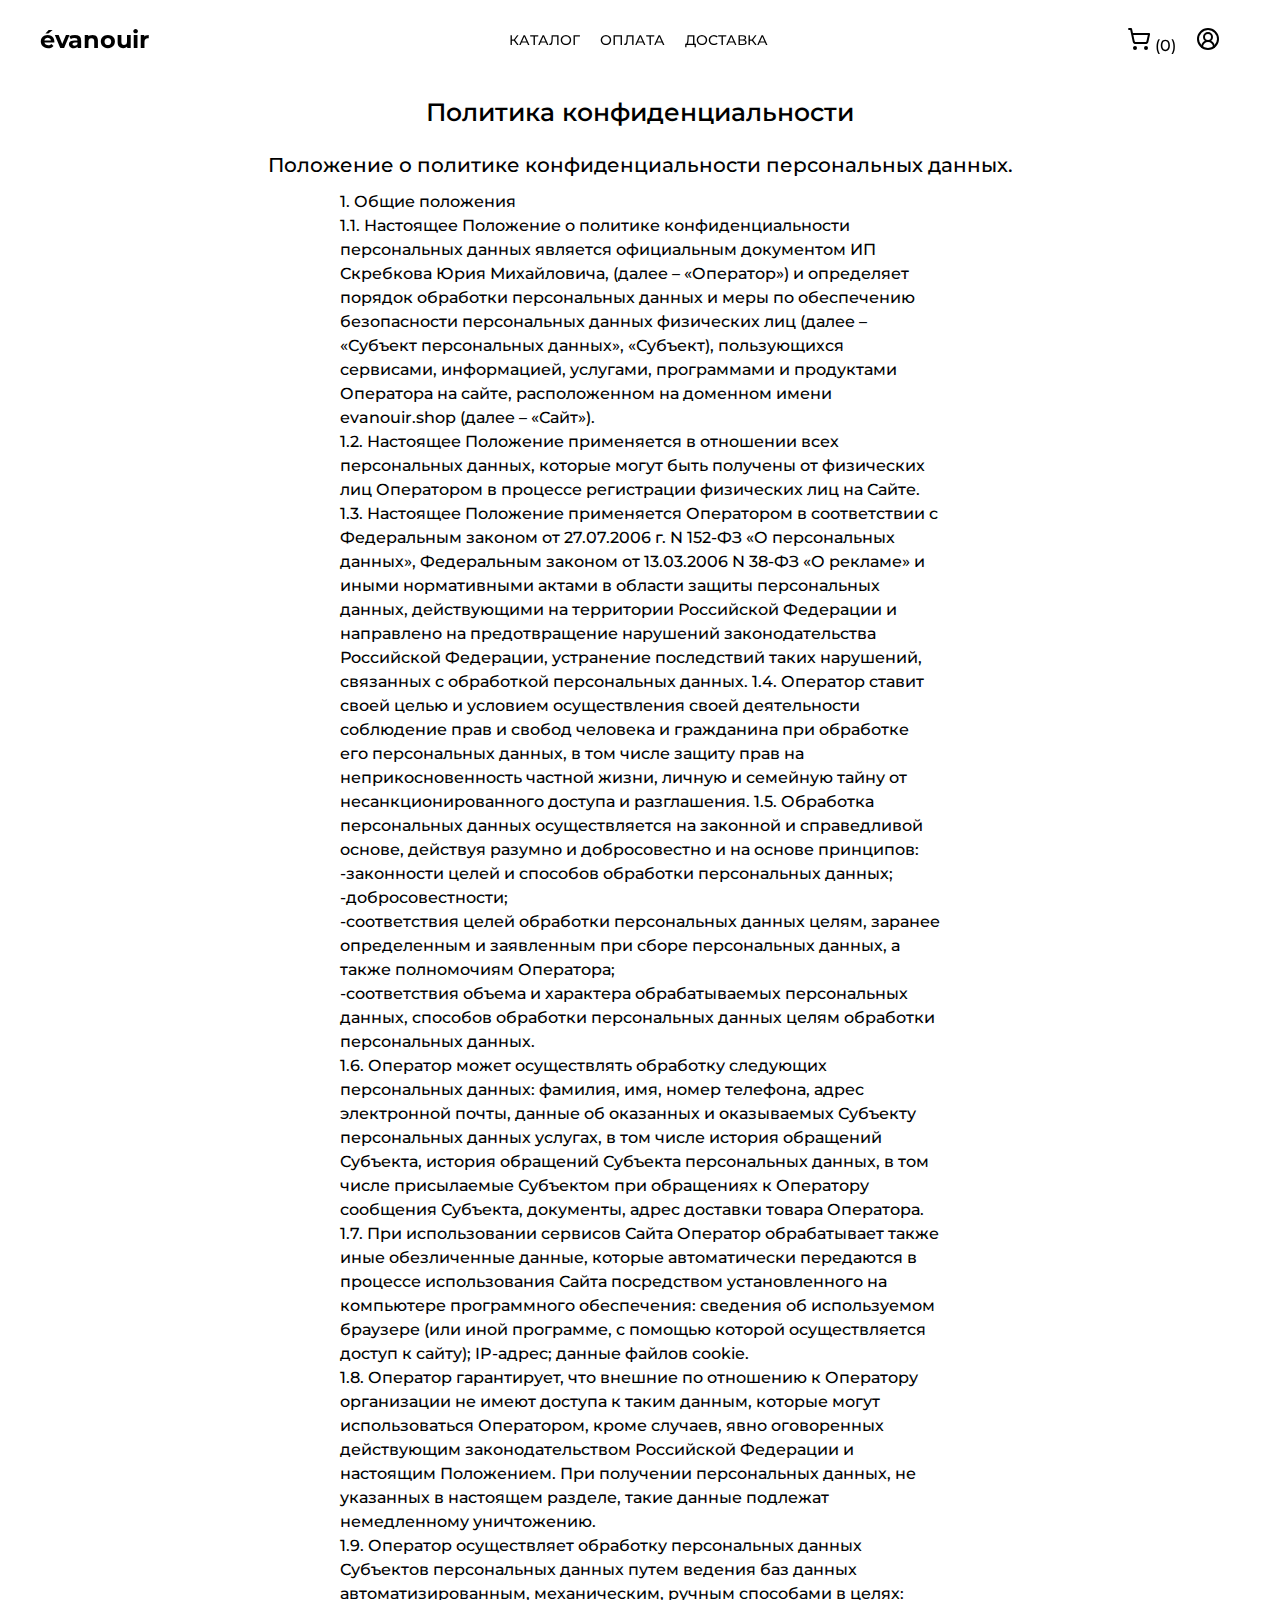
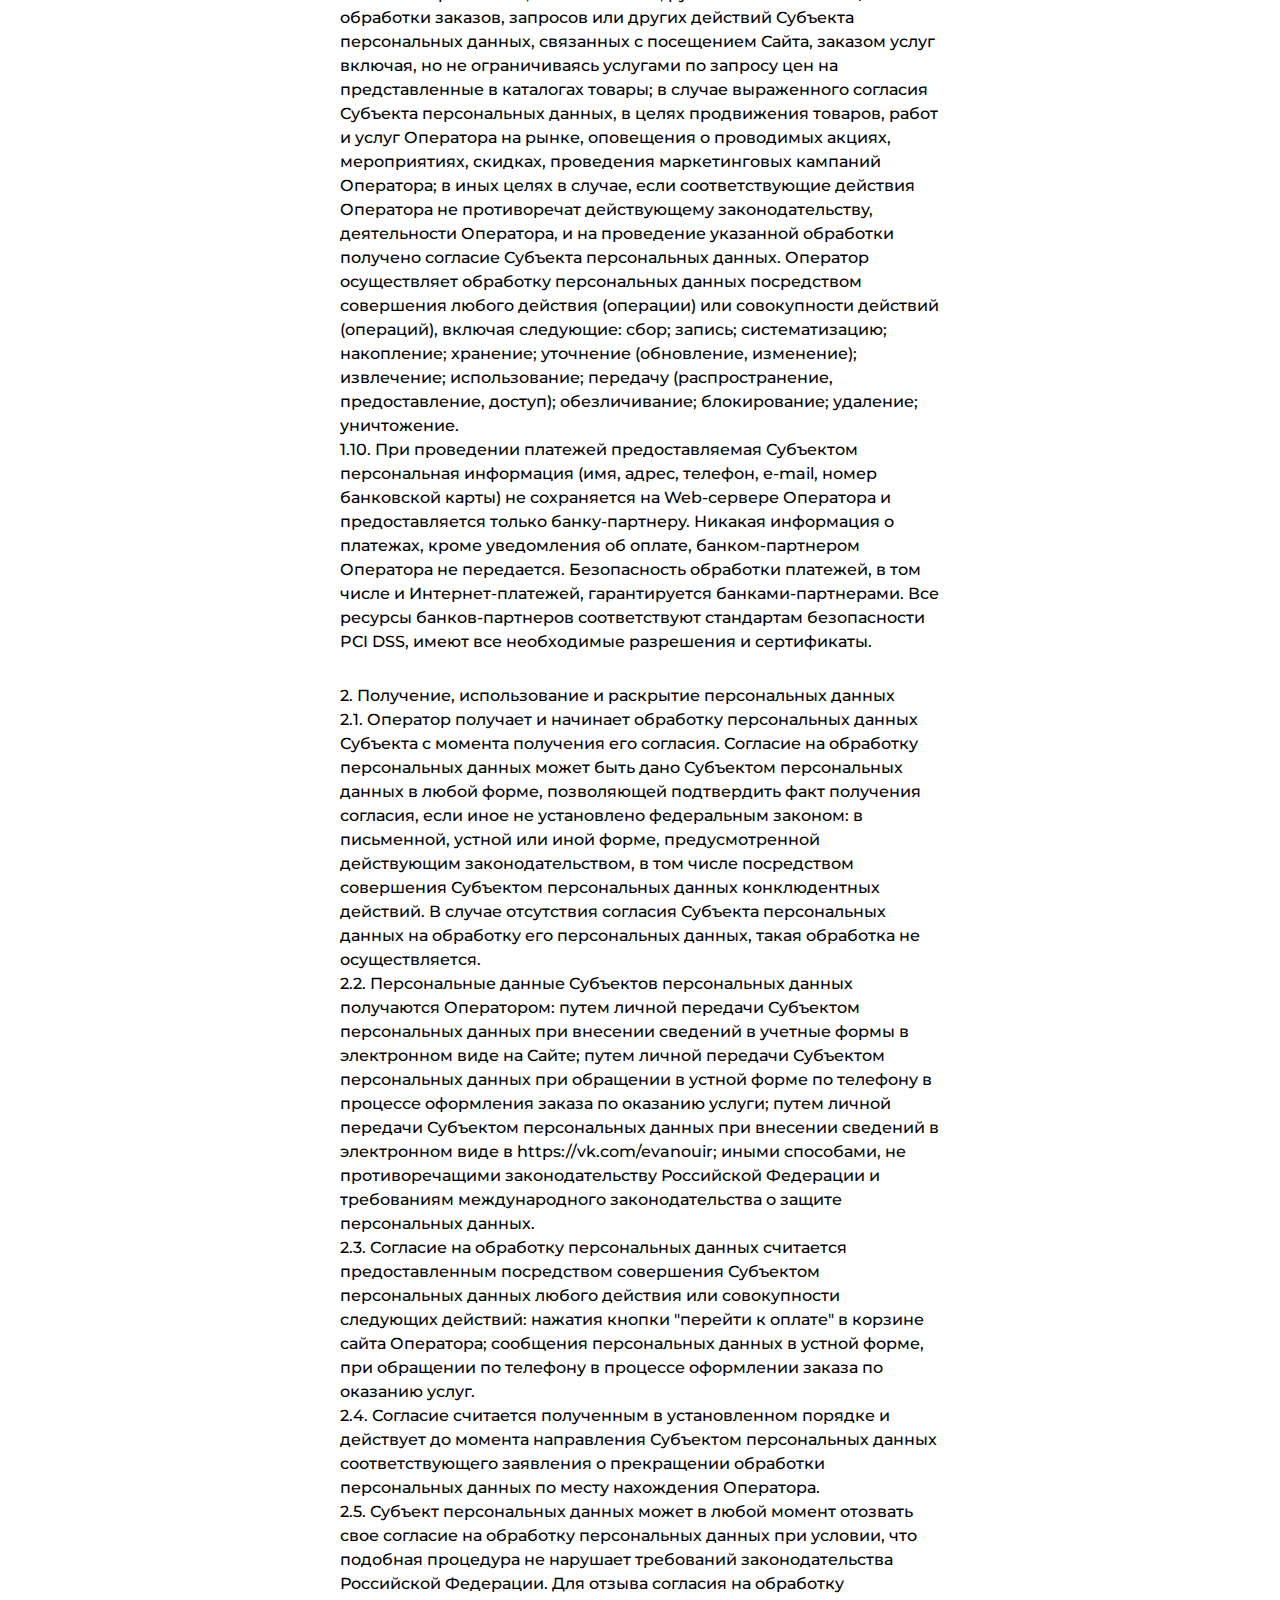
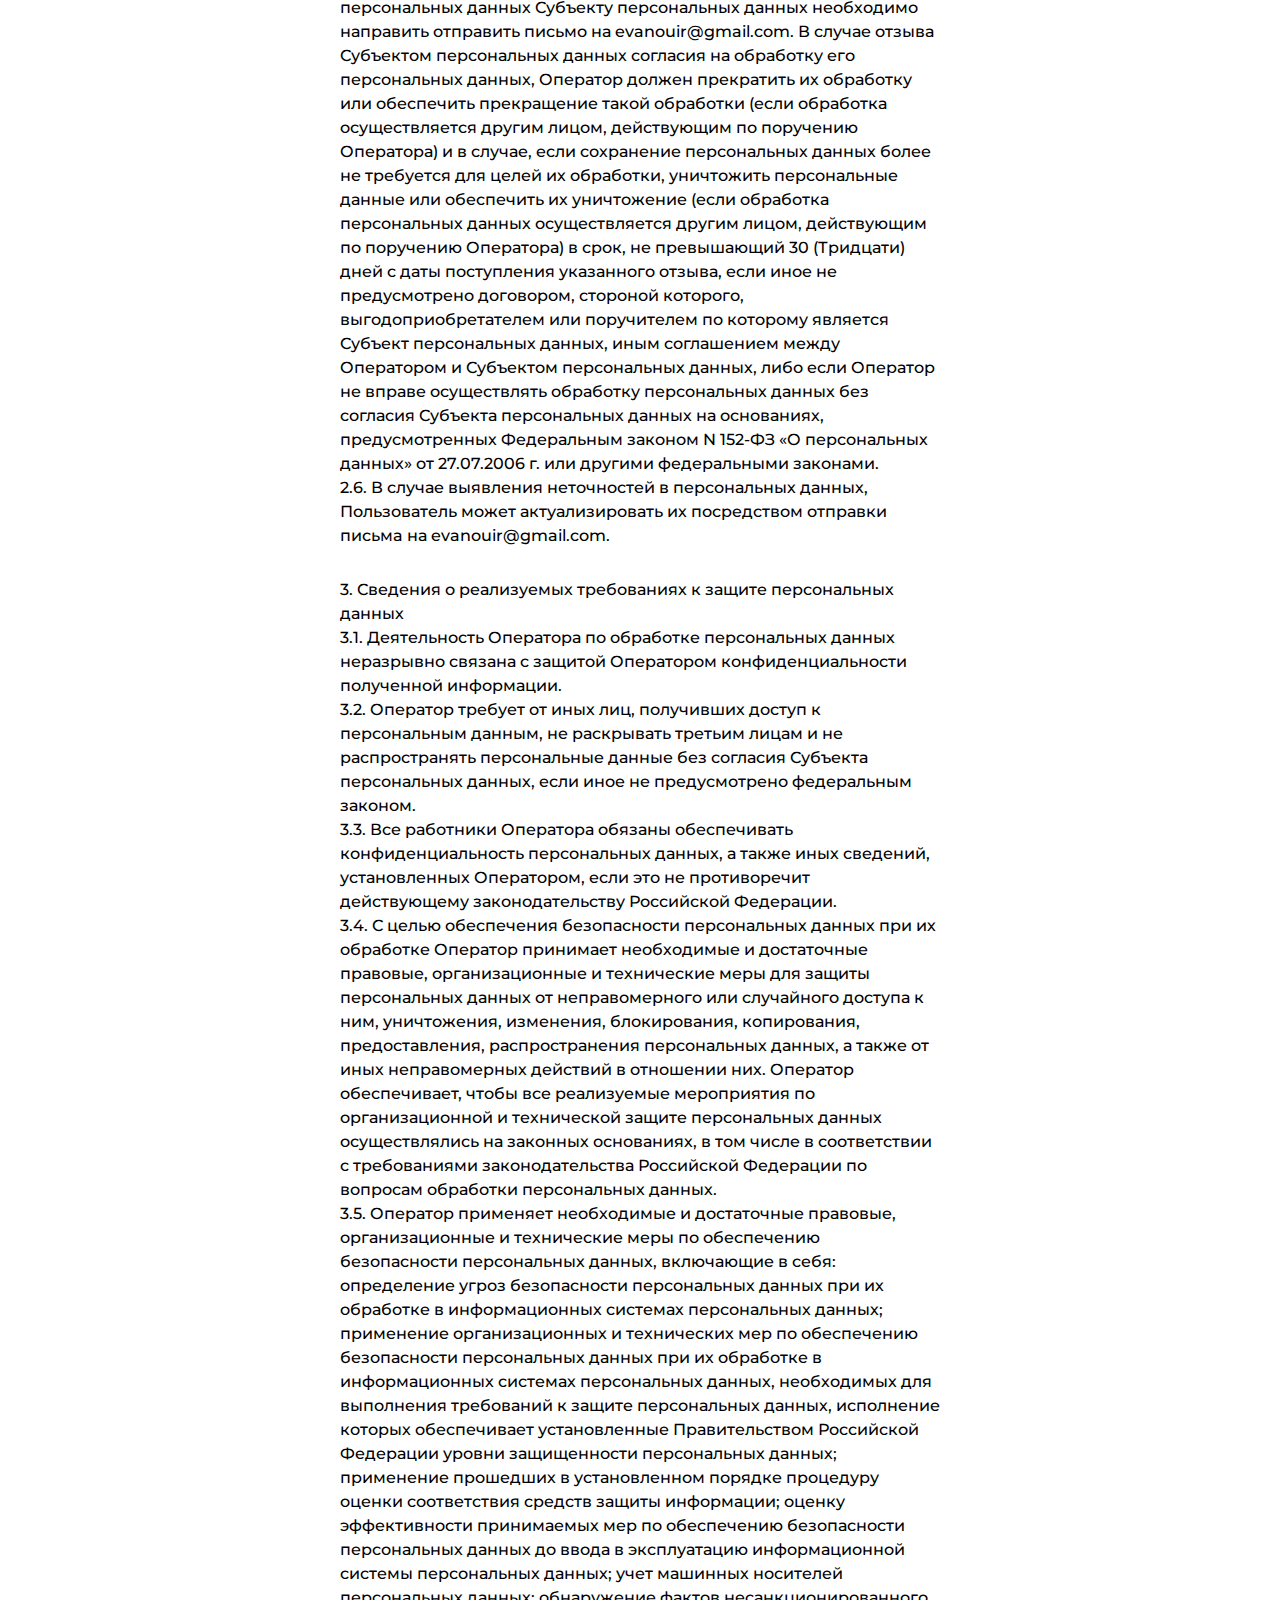
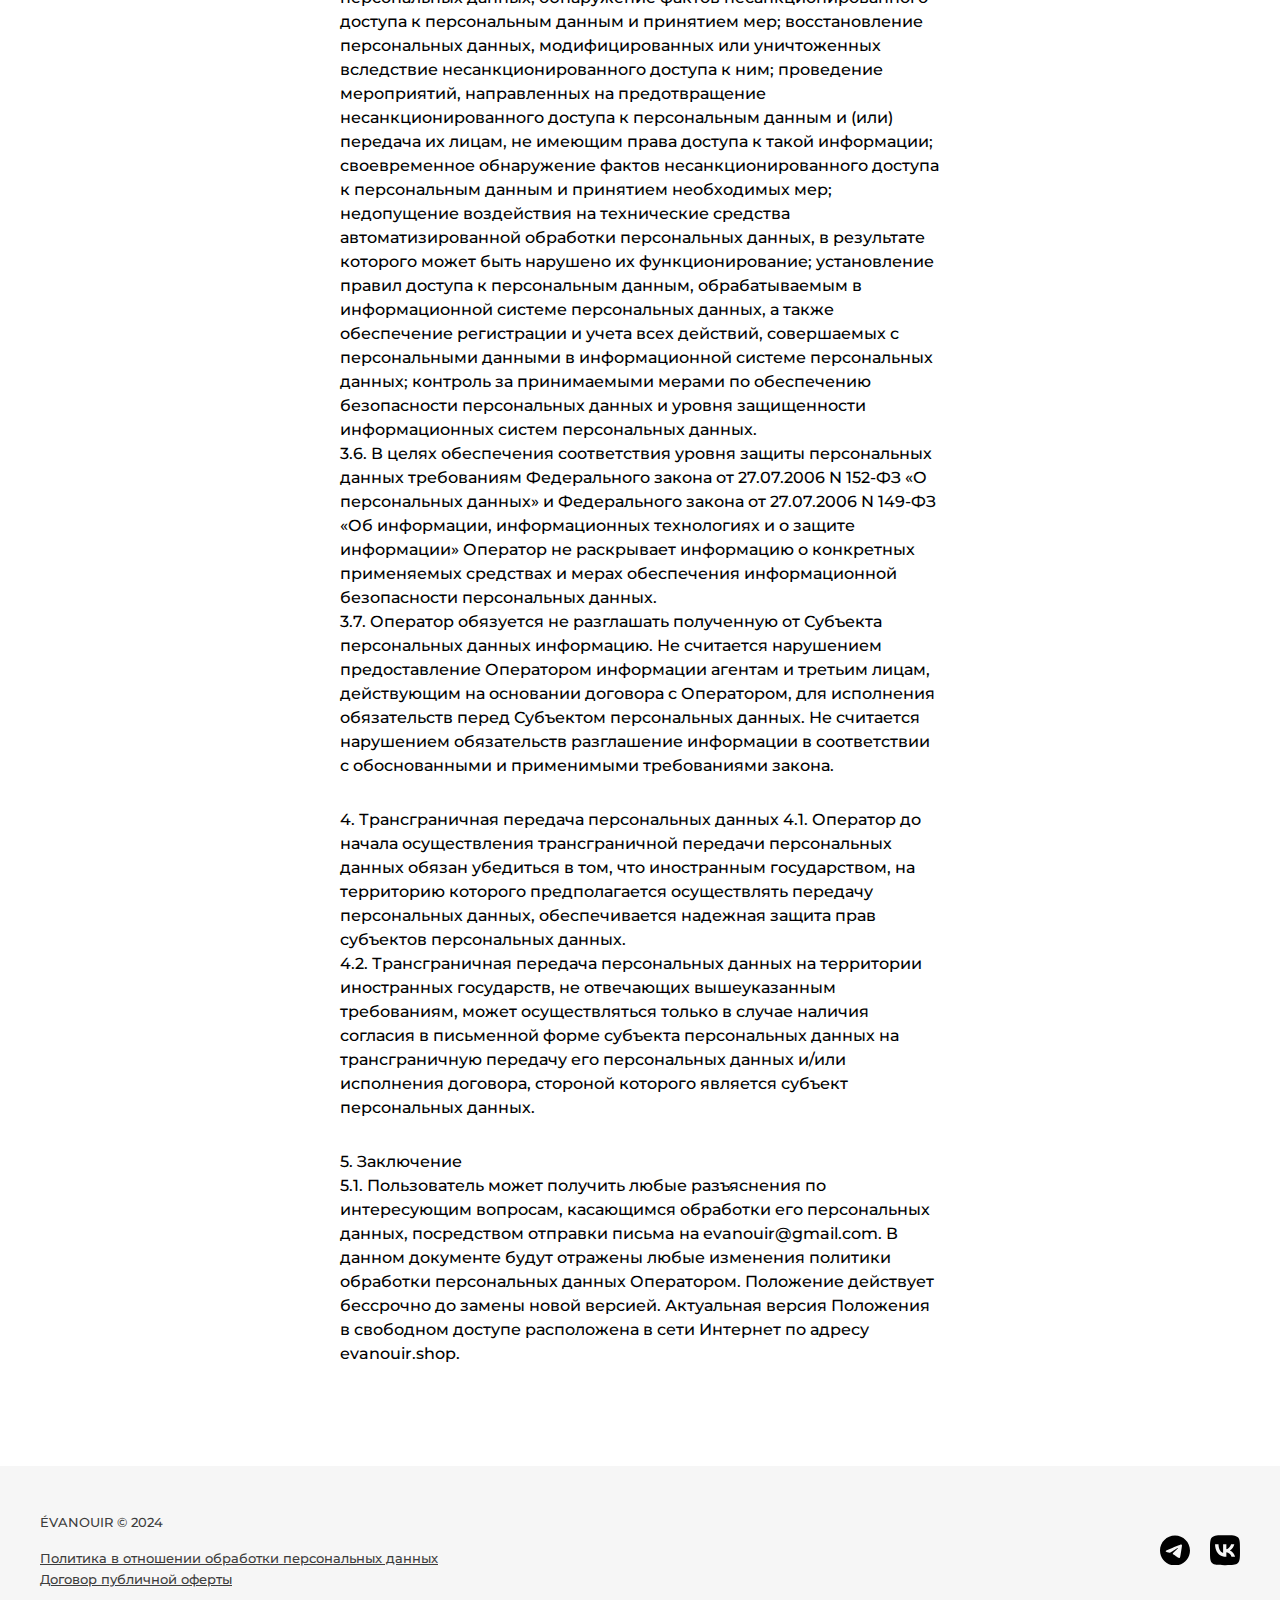
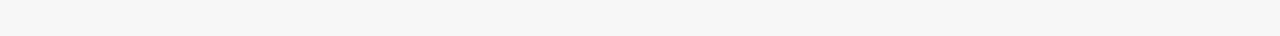
<file: privacy-policy.html>
<!DOCTYPE html>
<html lang="ru">

<head>
	<meta charset="UTF-8">
	<meta http-equiv="X-UA-Compatible" content="IE=edge">
	<meta name="viewport" content="width=device-width, initial-scale=1.0, user-scalabel=0">
	<meta name="description" content="Бренд одежды évanouir, Худи, Футболки, Лонгсливы, Шарфы">
	<meta name="keywords" content="évanouir, evanouir, одежда, худи, футболка, шарф">
	<link href="https://fonts.googleapis.com/css?family=Montserrat:regular,500,600,700,900&display=swap"
		rel="stylesheet" />
	<link rel="shortcut icon" href="assets/images/favicon.ico" type="image/x-icon">
	<link rel="stylesheet" href="assets/css/style.css">
	<title>évanouir</title>
</head>

<body>
	<div class="wrapper">
		<header class="header">
			<div class="header__main-menu main-menu">
				<div class="main-menu__container _container">
					<div class="main-menu__logo logo">
						<a href="index.html" class="logo__link">évanouir</a>
					</div>
					<nav class="main-menu__tab tab-header">
						<ul class="tab-header__list">
							<li class="tab-header__item">
								<div class="tab-header__link-wrapper">
									<a href="index.html" class="tab-header__link">КАТАЛОГ</a>
								</div>
							</li>
							<li class="tab-header__item">
								<div class="tab-header__link-wrapper">
									<a href="payment.html" class="tab-header__link">ОПЛАТА</a>
								</div>
							</li>
							<li class="tab-header__item">
								<div class="tab-header__link-wrapper">
									<a href="shipping.html" class="tab-header__link">ДОСТАВКА</a>
								</div>
							</li>
						</ul>
					</nav>
					<nav class="main-menu__menu menu">
						<ul class="menu__list">
							<li class="menu__item">
								<div class="menu__link link">
									<div class="link__button cart-button">
										<svg width="24" height="24" viewBox="0 0 24 24" fill="none"
											xmlns="http://www.w3.org/2000/svg">
											<path
												d="M8 22C8.55228 22 9 21.5523 9 21C9 20.4477 8.55228 20 8 20C7.44772 20 7 20.4477 7 21C7 21.5523 7.44772 22 8 22Z"
												stroke="black" stroke-width="2" stroke-linecap="round"
												stroke-linejoin="round" />
											<path
												d="M19 22C19.5523 22 20 21.5523 20 21C20 20.4477 19.5523 20 19 20C18.4477 20 18 20.4477 18 21C18 21.5523 18.4477 22 19 22Z"
												stroke="black" stroke-width="2" stroke-linecap="round"
												stroke-linejoin="round" />
											<path
												d="M2.05005 2.04999H4.05005L6.71005 14.47C6.80763 14.9248 7.06072 15.3315 7.42576 15.6198C7.7908 15.9082 8.24495 16.0603 8.71005 16.05H18.49C18.9452 16.0493 19.3865 15.8933 19.7411 15.6078C20.0956 15.3224 20.3422 14.9245 20.4401 14.48L22.09 7.04999H5.12005"
												stroke="black" stroke-width="2" stroke-linecap="round"
												stroke-linejoin="round" />
										</svg>
										<span class="cart-button__counter">0</span>
									</div>
								</div>
							</li>
							<li class="menu__item">
								<div class="menu__link link">
									<div class="link__button profile-button">
										<svg width="24" height="24" viewBox="0 0 24 24" fill="none"
											xmlns="http://www.w3.org/2000/svg">
											<path
												d="M18 20C18 18.4087 17.3679 16.8826 16.2426 15.7574C15.1174 14.6321 13.5913 14 12 14C10.4087 14 8.88258 14.6321 7.75736 15.7574C6.63214 16.8826 6 18.4087 6 20"
												stroke="black" stroke-width="2" stroke-linecap="round"
												stroke-linejoin="round" />
											<path
												d="M12 14C14.2091 14 16 12.2091 16 10C16 7.79086 14.2091 6 12 6C9.79086 6 8 7.79086 8 10C8 12.2091 9.79086 14 12 14Z"
												stroke="black" stroke-width="2" stroke-linecap="round"
												stroke-linejoin="round" />
											<path
												d="M12 22C17.5228 22 22 17.5228 22 12C22 6.47715 17.5228 2 12 2C6.47715 2 2 6.47715 2 12C2 17.5228 6.47715 22 12 22Z"
												stroke="black" stroke-width="2" stroke-linecap="round"
												stroke-linejoin="round" />
										</svg>
									</div>
								</div>
							</li>
							<li class="menu__item">
								<div class="menu__link link">
									<div class="link__button burger-menu">
										<svg width="24" height="24" viewBox="0 0 24 24" fill="none"
											xmlns="http://www.w3.org/2000/svg">
											<path d="M1 6H23" stroke="black" stroke-width="2" stroke-linecap="round"
												stroke-linejoin="round" />
											<path d="M1 12H23" stroke="black" stroke-width="2" stroke-linecap="round"
												stroke-linejoin="round" />
											<path d="M1 12H23" stroke="black" stroke-width="2" stroke-linecap="round"
												stroke-linejoin="round" />
											<path d="M1 18H23" stroke="black" stroke-width="2" stroke-linecap="round"
												stroke-linejoin="round" />
										</svg>
									</div>
								</div>
							</li>
						</ul>
					</nav>
				</div>
			</div>
			<div class="header__drawer drawer">
				<div class="drawer__container">
					<div class="drawer__body">
						<div class="drawer__header-block header-block">
							<h2 class="header-block__title">Корзина</h2>
							<div class="header-block__cancel _button-svg">
								<svg width="24" height="24" viewBox="0 0 24 24" fill="none"
									xmlns="http://www.w3.org/2000/svg">
									<path d="M18 6L6 18" stroke="#3d3d3d" stroke-width="2" stroke-linecap="round"
										stroke-linejoin="round" />
									<path d="M6 6L18 18" stroke="#3d3d3d" stroke-width="2" stroke-linecap="round"
										stroke-linejoin="round" />
								</svg>
							</div>
						</div>
						<div class="drawer__items">
							<div class="drawer__column">
								<div class="drawer__item-cart item-cart">
									<a href="show-details.html" class="item-cart__link">
										<div class="item-cart__wrapper">
											<div class="item-cart__image _ibg">
												<img src="assets/images/photos/bomber1.png" alt="bomber">
											</div>
											<div class="item-cart__content">
												<h3 class="item-cart__title">Bomber</h3>
												<p class="item-cart__info">
													<span class="item-cart__price">6200 р.</span>
												</p>
											</div>
										</div>
									</a>
									<div class="item-cart__remove _button-svg">
										<svg width="24" height="24" viewBox="0 0 24 24" fill="none"
											xmlns="http://www.w3.org/2000/svg">
											<path d="M18 6L6 18" stroke="#3d3d3d" stroke-width="2"
												stroke-linecap="round" stroke-linejoin="round" />
											<path d="M6 6L18 18" stroke="#3d3d3d" stroke-width="2"
												stroke-linecap="round" stroke-linejoin="round" />
										</svg>
									</div>
								</div>
							</div>
						</div>
						<div class="drawer__amount-block amount-block-drawer">
							<div class="amount-block-drawer__total">
								<span class="amount-block-drawer__text">Итого:</span>
								<span class="amount-block-drawer__amount">12400 р.</span>
							</div>
							<a href="cart.html" class="amount-block-drawer__button _button">Оформить заказ</a>
						</div>
					</div>
				</div>
			</div>
		</header>
		<main class="main">
			<div class="main__closer"></div>
			<div class="main__tab tab-main">
				<div class="tab-main__container _container">
					<div class="tab-main__body">
						<nav class="tab-main__content">
							<ul class="tab-main__list">
								<li class="tab-main__item">
									<div class="tab-main__link-wrapper">
										<a href="index.html" class="tab-main__link">КАТАЛОГ</a>
									</div>
								</li>
								<li class="tab-main__item">
									<div class="tab-main__link-wrapper">
										<a href="payment.html" class="tab-main__link">ОПЛАТА</a>
									</div>
								</li>
								<li class="tab-main__item">
									<div class="tab-main__link-wrapper">
										<a href="shipping.html" class="tab-main__link">ДОСТАВКА</a>
									</div>
								</li>
							</ul>
						</nav>
						<div class="tab-main__footer">
							<span class="tab-main__copyright">ÉVANOUIR © 2024</span>
							<div class="tab-main__socials">
								<div class="tab-main__social">
									<svg xmlns="http://www.w3.org/2000/svg" viewBox="0 0 496 512">
										<path
											d="M248 8C111 8 0 119 0 256S111 504 248 504 496 393 496 256 385 8 248 8zM363 176.7c-3.7 39.2-19.9 134.4-28.1 178.3-3.5 18.6-10.3 24.8-16.9 25.4-14.4 1.3-25.3-9.5-39.3-18.7-21.8-14.3-34.2-23.2-55.3-37.2-24.5-16.1-8.6-25 5.3-39.5 3.7-3.8 67.1-61.5 68.3-66.7 .2-.7 .3-3.1-1.2-4.4s-3.6-.8-5.1-.5q-3.3 .7-104.6 69.1-14.8 10.2-26.9 9.9c-8.9-.2-25.9-5-38.6-9.1-15.5-5-27.9-7.7-26.8-16.3q.8-6.7 18.5-13.7 108.4-47.2 144.6-62.3c68.9-28.6 83.2-33.6 92.5-33.8 2.1 0 6.6 .5 9.6 2.9a10.5 10.5 0 0 1 3.5 6.7A43.8 43.8 0 0 1 363 176.7z" />
									</svg>
								</div>
								<div class="tab-main__social">
									<svg xmlns="http://www.w3.org/2000/svg" viewBox="0 0 448 512">
										<path
											d="M31.5 63.5C0 95 0 145.7 0 247V265C0 366.3 0 417 31.5 448.5C63 480 113.7 480 215 480H233C334.3 480 385 480 416.5 448.5C448 417 448 366.3 448 265V247C448 145.7 448 95 416.5 63.5C385 32 334.3 32 233 32H215C113.7 32 63 32 31.5 63.5zM75.6 168.3H126.7C128.4 253.8 166.1 290 196 297.4V168.3H244.2V242C273.7 238.8 304.6 205.2 315.1 168.3H363.3C359.3 187.4 351.5 205.6 340.2 221.6C328.9 237.6 314.5 251.1 297.7 261.2C316.4 270.5 332.9 283.6 346.1 299.8C359.4 315.9 369 334.6 374.5 354.7H321.4C316.6 337.3 306.6 321.6 292.9 309.8C279.1 297.9 262.2 290.4 244.2 288.1V354.7H238.4C136.3 354.7 78 284.7 75.6 168.3z" />
									</svg>
								</div>
							</div>
						</div>
					</div>
				</div>
			</div>
			<div class="main__info info">
				<div class="info__container _container">
					<div class="info__body">
						<div class="info__info-block info-block">
							<div class="info-block__header-block">
								<h1 class="info-block__title">Политика конфиденциальности</h1>
							</div>
							<div class="info-block__content">
								<h2 class="info-block__subtitle">Положение о политике конфиденциальности персональных
									данных.</h2>
								<p class="info-block__text left-side">
									1. Общие положения<br>
									1.1. Настоящее Положение о политике конфиденциальности персональных данных является
									официальным документом ИП Скребкова Юрия Михайловича, (далее – «Оператор») и
									определяет порядок обработки персональных данных и меры по обеспечению безопасности
									персональных данных физических лиц (далее – «Субъект персональных данных»,
									«Субъект), пользующихся сервисами, информацией, услугами, программами и продуктами
									Оператора на сайте, расположенном на доменном имени evanouir.shop (далее –
									«Сайт»).<br>
									1.2. Настоящее Положение применяется в отношении всех персональных данных, которые
									могут быть получены от физических лиц Оператором в процессе регистрации физических
									лиц на Сайте.
									1.3. Настоящее Положение применяется Оператором в соответствии с Федеральным законом
									от 27.07.2006 г. N 152-ФЗ «О персональных данных», Федеральным законом от 13.03.2006
									N 38-ФЗ «О рекламе» и иными нормативными актами в области защиты персональных
									данных, действующими на территории Российской Федерации и направлено на
									предотвращение нарушений законодательства Российской Федерации, устранение
									последствий таких нарушений, связанных с обработкой персональных данных.
									1.4. Оператор ставит своей целью и условием осуществления своей деятельности
									соблюдение прав и свобод человека и гражданина при обработке его персональных
									данных, в том числе защиту прав на неприкосновенность частной жизни, личную и
									семейную тайну от несанкционированного доступа и разглашения.
									1.5. Обработка персональных данных осуществляется на законной и справедливой основе,
									действуя разумно и добросовестно и на основе принципов:
									-законности целей и способов обработки персональных данных;<br>
									-добросовестности;<br>
									-соответствия целей обработки персональных данных целям, заранее определенным и
									заявленным при сборе персональных данных, а также полномочиям Оператора;<br>
									-соответствия объема и характера обрабатываемых персональных данных, способов
									обработки персональных данных целям обработки персональных данных.<br>
									1.6. Оператор может осуществлять обработку следующих персональных данных: фамилия,
									имя, номер телефона, адрес электронной почты, данные об оказанных и оказываемых
									Субъекту персональных данных услугах, в том числе история обращений Субъекта,
									история обращений Субъекта персональных данных, в том числе присылаемые Субъектом
									при обращениях к Оператору сообщения Субъекта, документы, адрес доставки товара
									Оператора.<br>
									1.7. При использовании сервисов Сайта Оператор обрабатывает также иные обезличенные
									данные, которые автоматически передаются в процессе использования Сайта посредством
									установленного на компьютере программного обеспечения: сведения об используемом
									браузере (или иной программе, с помощью которой осуществляется доступ к сайту);
									IP-адрес; данные файлов cookie.<br>
									1.8. Оператор гарантирует, что внешние по отношению к Оператору организации не имеют
									доступа к таким данным, которые могут использоваться Оператором, кроме случаев, явно
									оговоренных действующим законодательством Российской Федерации и настоящим
									Положением. При получении персональных данных, не указанных в настоящем разделе,
									такие данные подлежат немедленному уничтожению.<br>
									1.9. Оператор осуществляет обработку персональных данных Субъектов персональных
									данных путем ведения баз данных автоматизированным, механическим, ручным способами в
									целях: обработки заказов, запросов или других действий Субъекта персональных данных,
									связанных с посещением Сайта, заказом услуг включая, но не ограничиваясь услугами по
									запросу цен на представленные в каталогах товары; в случае выраженного согласия
									Субъекта персональных данных, в целях продвижения товаров, работ и услуг Оператора
									на рынке, оповещения о проводимых акциях, мероприятиях, скидках, проведения
									маркетинговых кампаний Оператора; в иных целях в случае, если соответствующие
									действия Оператора не противоречат действующему законодательству, деятельности
									Оператора, и на проведение указанной обработки получено согласие Субъекта
									персональных данных. Оператор осуществляет обработку персональных данных посредством
									совершения любого действия (операции) или совокупности действий (операций), включая
									следующие: сбор; запись; систематизацию; накопление; хранение; уточнение
									(обновление, изменение); извлечение; использование; передачу (распространение,
									предоставление, доступ); обезличивание; блокирование; удаление; уничтожение.<br>
									1.10. При проведении платежей предоставляемая Субъектом персональная информация
									(имя, адрес, телефон, e-mail, номер банковской карты) не сохраняется на Web-сервере
									Оператора и предоставляется только банку-партнеру. Никакая информация о платежах,
									кроме уведомления об оплате, банком-партнером Оператора не передается. Безопасность
									обработки платежей, в том числе и Интернет-платежей, гарантируется
									банками-партнерами. Все ресурсы банков-партнеров соответствуют стандартам
									безопасности PCI DSS, имеют все необходимые разрешения и сертификаты.
								</p>
								<p class="info-block__text left-side">
									2. Получение, использование и раскрытие персональных данных<br>
									2.1. Оператор получает и начинает обработку персональных данных Субъекта с момента
									получения его согласия. Согласие на обработку персональных данных может быть дано
									Субъектом персональных данных в любой форме, позволяющей подтвердить факт получения
									согласия, если иное не установлено федеральным законом: в письменной, устной или
									иной форме, предусмотренной действующим законодательством, в том числе посредством
									совершения Субъектом персональных данных конклюдентных действий. В случае отсутствия
									согласия Субъекта персональных данных на обработку его персональных данных, такая
									обработка не осуществляется.<br>
									2.2. Персональные данные Субъектов персональных данных получаются Оператором: путем
									личной передачи Субъектом персональных данных при внесении сведений в учетные формы
									в электронном виде на Сайте; путем личной передачи Субъектом персональных данных при
									обращении в устной форме по телефону в процессе оформления заказа по оказанию
									услуги; путем личной передачи Субъектом персональных данных при внесении сведений в
									электронном виде в https://vk.com/evanouir; иными способами, не противоречащими
									законодательству Российской Федерации и требованиям международного законодательства
									о защите персональных данных.<br>
									2.3. Согласие на обработку персональных данных считается предоставленным посредством
									совершения Субъектом персональных данных любого действия или совокупности следующих
									действий: нажатия кнопки "перейти к оплате" в корзине сайта Оператора; сообщения
									персональных данных в устной форме, при обращении по телефону в процессе оформлении
									заказа по оказанию услуг.<br>
									2.4. Согласие считается полученным в установленном порядке и действует до момента
									направления Субъектом персональных данных соответствующего заявления о прекращении
									обработки персональных данных по месту нахождения Оператора.<br>
									2.5. Субъект персональных данных может в любой момент отозвать свое согласие на
									обработку персональных данных при условии, что подобная процедура не нарушает
									требований законодательства Российской Федерации. Для отзыва согласия на обработку
									персональных данных Субъекту персональных данных необходимо направить отправить
									письмо на evanouir@gmail.com. В случае отзыва Субъектом персональных данных
									согласия на обработку его персональных данных, Оператор должен прекратить их
									обработку или обеспечить прекращение такой обработки (если обработка осуществляется
									другим лицом, действующим по поручению Оператора) и в случае, если сохранение
									персональных данных более не требуется для целей их обработки, уничтожить
									персональные данные или обеспечить их уничтожение (если обработка персональных
									данных осуществляется другим лицом, действующим по поручению Оператора) в срок, не
									превышающий 30 (Тридцати) дней с даты поступления указанного отзыва, если иное не
									предусмотрено договором, стороной которого, выгодоприобретателем или поручителем по
									которому является Субъект персональных данных, иным соглашением между Оператором и
									Субъектом персональных данных, либо если Оператор не вправе осуществлять обработку
									персональных данных без согласия Субъекта персональных данных на основаниях,
									предусмотренных Федеральным законом N 152-ФЗ «О персональных данных» от 27.07.2006
									г. или другими федеральными законами.<br>
									2.6. В случае выявления неточностей в персональных данных, Пользователь может
									актуализировать их посредством отправки письмa на evanouir@gmail.com.
								</p>
								<p class="info-block__text left-side">
									3. Сведения о реализуемых требованиях к защите персональных данных<br>
									3.1. Деятельность Оператора по обработке персональных данных неразрывно связана с
									защитой Оператором конфиденциальности полученной информации.<br>
									3.2. Оператор требует от иных лиц, получивших доступ к персональным данным, не
									раскрывать третьим лицам и не распространять персональные данные без согласия
									Субъекта персональных данных, если иное не предусмотрено федеральным законом.<br>
									3.3. Все работники Оператора обязаны обеспечивать конфиденциальность персональных
									данных, а также иных сведений, установленных Оператором, если это не противоречит
									действующему законодательству Российской Федерации.<br>
									3.4. С целью обеспечения безопасности персональных данных при их обработке Оператор
									принимает необходимые и достаточные правовые, организационные и технические меры для
									защиты персональных данных от неправомерного или случайного доступа к ним,
									уничтожения, изменения, блокирования, копирования, предоставления, распространения
									персональных данных, а также от иных неправомерных действий в отношении них.
									Оператор обеспечивает, чтобы все реализуемые мероприятия по организационной и
									технической защите персональных данных осуществлялись на законных основаниях, в том
									числе в соответствии с требованиями законодательства Российской Федерации по
									вопросам обработки персональных данных.<br>
									3.5. Оператор применяет необходимые и достаточные правовые, организационные и
									технические меры по обеспечению безопасности персональных данных, включающие в себя:
									определение угроз безопасности персональных данных при их обработке в информационных
									системах персональных данных; применение организационных и технических мер по
									обеспечению безопасности персональных данных при их обработке в информационных
									системах персональных данных, необходимых для выполнения требований к защите
									персональных данных, исполнение которых обеспечивает установленные Правительством
									Российской Федерации уровни защищенности персональных данных; применение прошедших в
									установленном порядке процедуру оценки соответствия средств защиты информации;
									оценку эффективности принимаемых мер по обеспечению безопасности персональных данных
									до ввода в эксплуатацию информационной системы персональных данных; учет машинных
									носителей персональных данных; обнаружение фактов несанкционированного доступа к
									персональным данным и принятием мер; восстановление персональных данных,
									модифицированных или уничтоженных вследствие несанкционированного доступа к ним;
									проведение мероприятий, направленных на предотвращение несанкционированного доступа
									к персональным данным и (или) передача их лицам, не имеющим права доступа к такой
									информации; своевременное обнаружение фактов несанкционированного доступа к
									персональным данным и принятием необходимых мер; недопущение воздействия на
									технические средства автоматизированной обработки персональных данных, в результате
									которого может быть нарушено их функционирование; установление правил доступа к
									персональным данным, обрабатываемым в информационной системе персональных данных, а
									также обеспечение регистрации и учета всех действий, совершаемых с персональными
									данными в информационной системе персональных данных; контроль за принимаемыми
									мерами по обеспечению безопасности персональных данных и уровня защищенности
									информационных систем персональных данных.<br>
									3.6. В целях обеспечения соответствия уровня защиты персональных данных требованиям
									Федерального закона от 27.07.2006 N 152-ФЗ «О персональных данных» и Федерального
									закона от 27.07.2006 N 149-ФЗ «Об информации, информационных технологиях и о защите
									информации» Оператор не раскрывает информацию о конкретных применяемых средствах и
									мерах обеспечения информационной безопасности персональных данных.<br>
									3.7. Оператор обязуется не разглашать полученную от Субъекта персональных данных
									информацию. Не считается нарушением предоставление Оператором информации агентам и
									третьим лицам, действующим на основании договора с Оператором, для исполнения
									обязательств перед Субъектом персональных данных. Не считается нарушением
									обязательств разглашение информации в соответствии с обоснованными и применимыми
									требованиями закона.
								</p>
								<p class="info-block__text left-side">
									4. Трансграничная передача персональных данных
									4.1. Оператор до начала осуществления трансграничной передачи персональных данных
									обязан убедиться в том, что иностранным государством, на территорию которого
									предполагается осуществлять передачу персональных данных, обеспечивается надежная
									защита прав субъектов персональных данных.<br>
									4.2. Трансграничная передача персональных данных на территории иностранных
									государств, не отвечающих вышеуказанным требованиям, может осуществляться только в
									случае наличия согласия в письменной форме субъекта персональных данных на
									трансграничную передачу его персональных данных и/или исполнения договора, стороной
									которого является субъект персональных данных.
								</p>
								<p class="info-block__text left-side">
									5. Заключение<br>
									5.1. Пользователь может получить любые разъяснения по интересующим вопросам,
									касающимся обработки его персональных данных, посредством отправки письмa на
									evanouir@gmail.com. В данном документе будут отражены любые изменения политики
									обработки персональных данных Оператором. Положение действует бессрочно до замены
									новой версией. Актуальная версия Положения в свободном доступе расположена в сети
									Интернет по адресу evanouir.shop.
								</p>
							</div>
						</div>
					</div>
				</div>
			</div>
		</main>
		<footer class="footer">
			<div class="footer__wrapper">
				<div class="footer__container _container">
					<div class="footer__body">
						<div class="footer__info">
							<span class="footer__copyright">ÉVANOUIR © 2024</span>
							<div class="footer__links">
								<a href="privacy-policy.html" class="footer__link">Политика в отношении обработки
									персональных данных</a>
								<a href="public-offer.html" class="footer__link">Договор публичной оферты</a>
							</div>
						</div>
						<div class="footer__socials">
							<a href="#" class="footer__social">
								<svg xmlns="http://www.w3.org/2000/svg" viewBox="0 0 496 512">
									<path
										d="M248 8C111 8 0 119 0 256S111 504 248 504 496 393 496 256 385 8 248 8zM363 176.7c-3.7 39.2-19.9 134.4-28.1 178.3-3.5 18.6-10.3 24.8-16.9 25.4-14.4 1.3-25.3-9.5-39.3-18.7-21.8-14.3-34.2-23.2-55.3-37.2-24.5-16.1-8.6-25 5.3-39.5 3.7-3.8 67.1-61.5 68.3-66.7 .2-.7 .3-3.1-1.2-4.4s-3.6-.8-5.1-.5q-3.3 .7-104.6 69.1-14.8 10.2-26.9 9.9c-8.9-.2-25.9-5-38.6-9.1-15.5-5-27.9-7.7-26.8-16.3q.8-6.7 18.5-13.7 108.4-47.2 144.6-62.3c68.9-28.6 83.2-33.6 92.5-33.8 2.1 0 6.6 .5 9.6 2.9a10.5 10.5 0 0 1 3.5 6.7A43.8 43.8 0 0 1 363 176.7z" />
								</svg>
							</a>
							<a href="#" class="footer__social">
								<svg xmlns="http://www.w3.org/2000/svg" viewBox="0 0 448 512">
									<path
										d="M31.5 63.5C0 95 0 145.7 0 247V265C0 366.3 0 417 31.5 448.5C63 480 113.7 480 215 480H233C334.3 480 385 480 416.5 448.5C448 417 448 366.3 448 265V247C448 145.7 448 95 416.5 63.5C385 32 334.3 32 233 32H215C113.7 32 63 32 31.5 63.5zM75.6 168.3H126.7C128.4 253.8 166.1 290 196 297.4V168.3H244.2V242C273.7 238.8 304.6 205.2 315.1 168.3H363.3C359.3 187.4 351.5 205.6 340.2 221.6C328.9 237.6 314.5 251.1 297.7 261.2C316.4 270.5 332.9 283.6 346.1 299.8C359.4 315.9 369 334.6 374.5 354.7H321.4C316.6 337.3 306.6 321.6 292.9 309.8C279.1 297.9 262.2 290.4 244.2 288.1V354.7H238.4C136.3 354.7 78 284.7 75.6 168.3z" />
								</svg>
							</a>
						</div>
					</div>
				</div>
			</div>
		</footer>
	</div>
	<script src="assets/js/jquery.v3.6.0.min.js"></script>
	<script src="assets/js/main.js"></script>
</body>

</html>
</file>
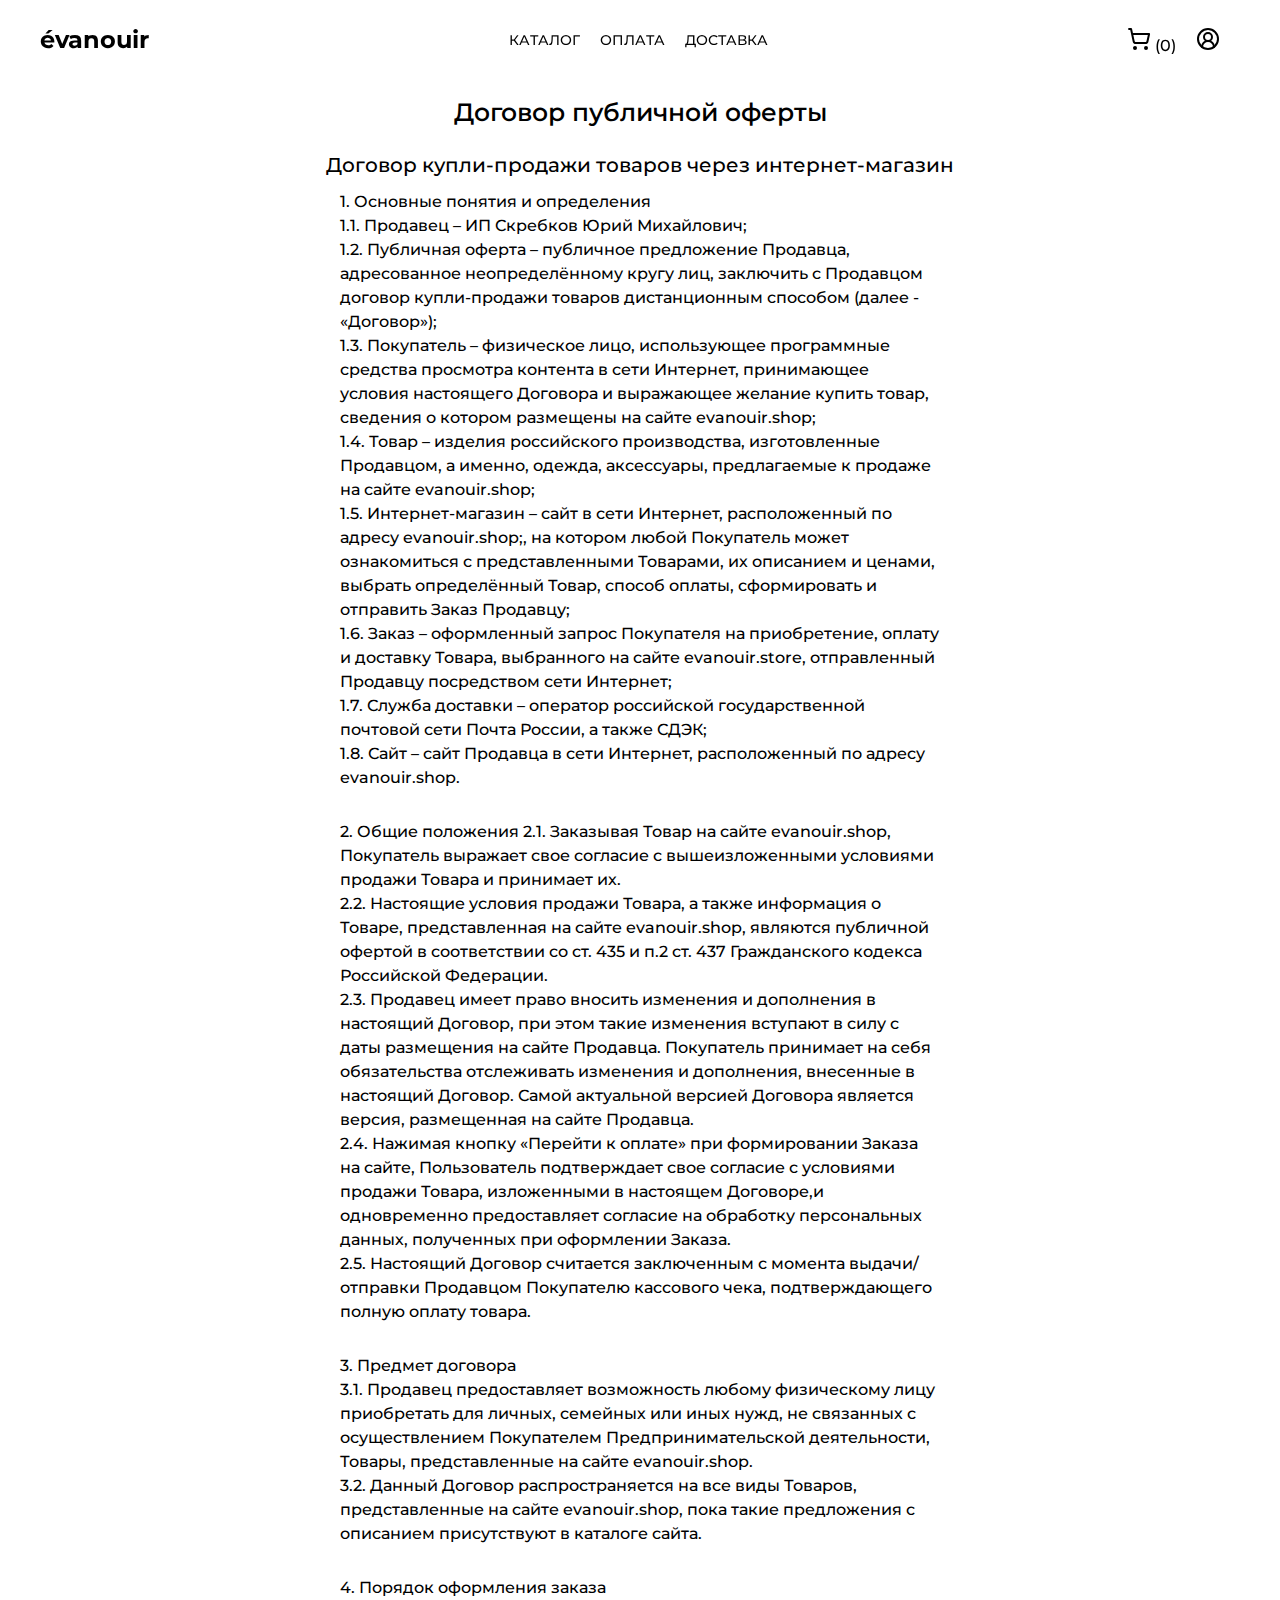
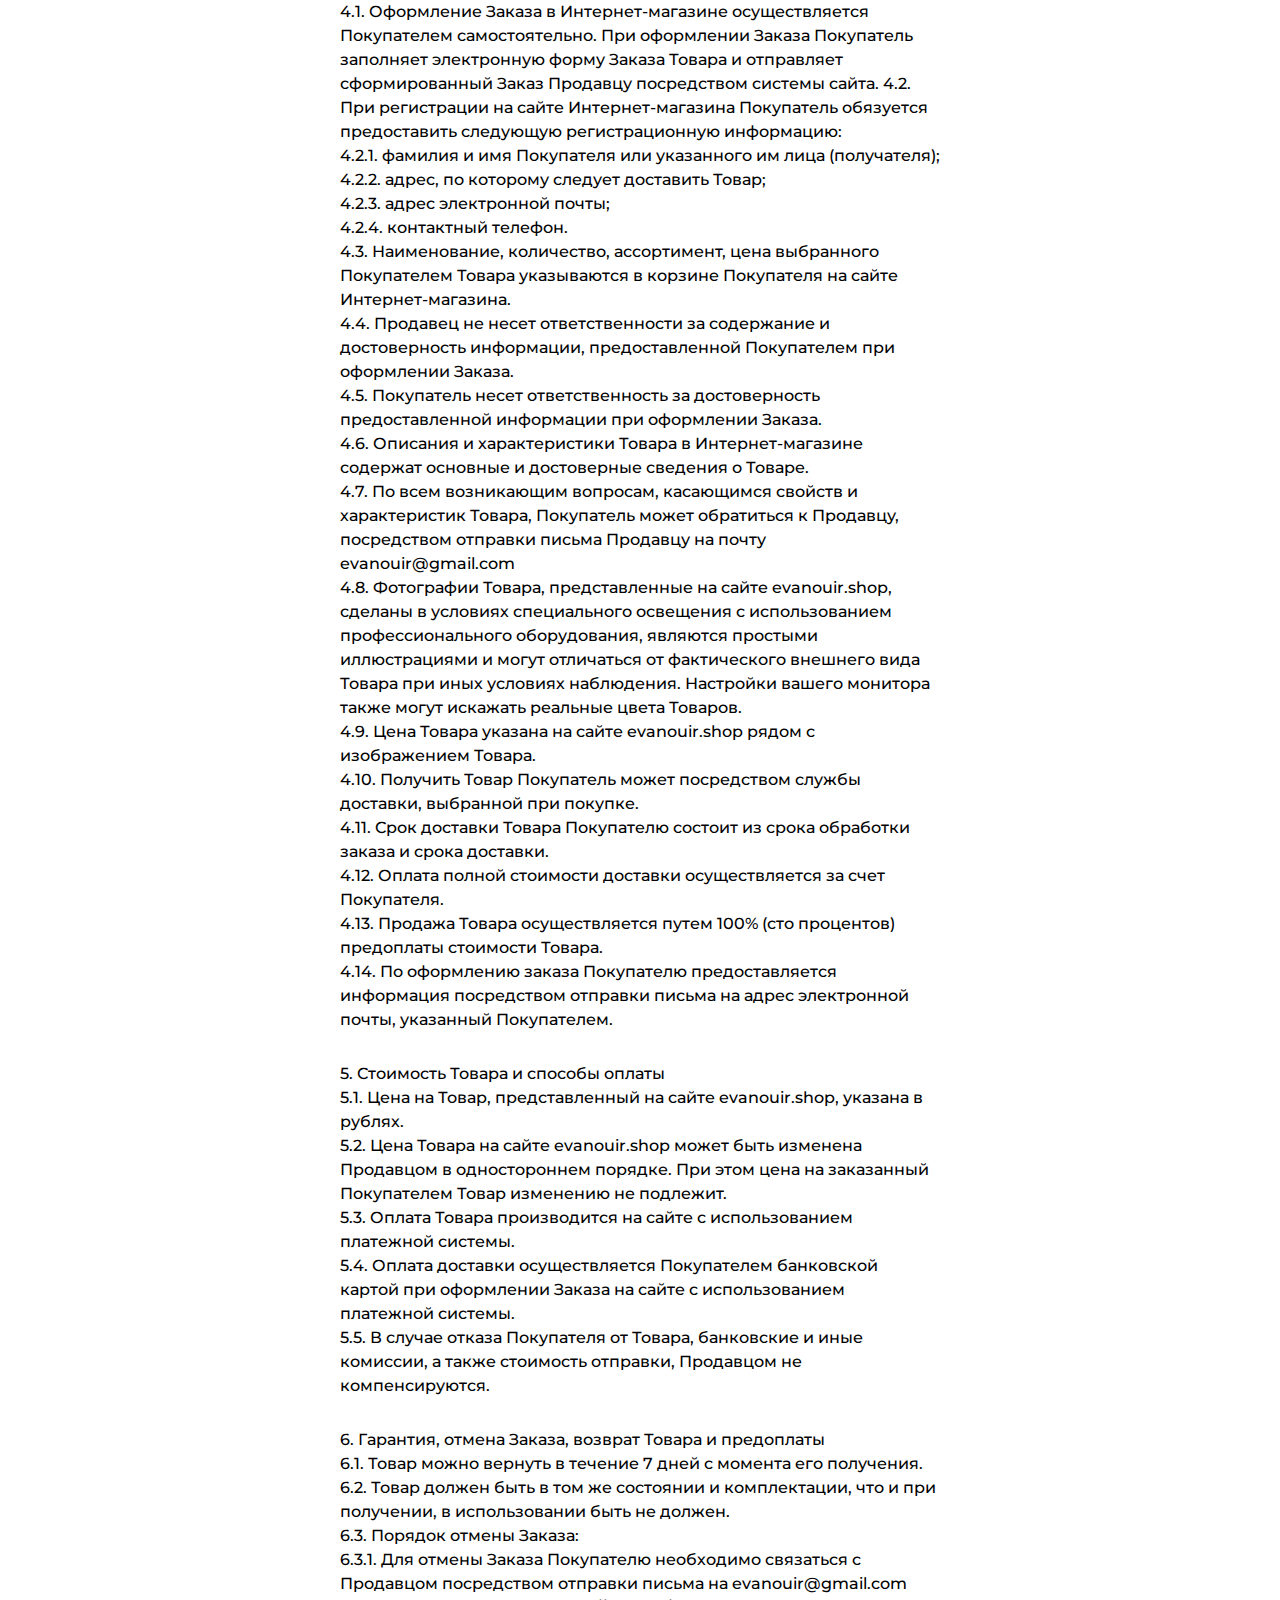
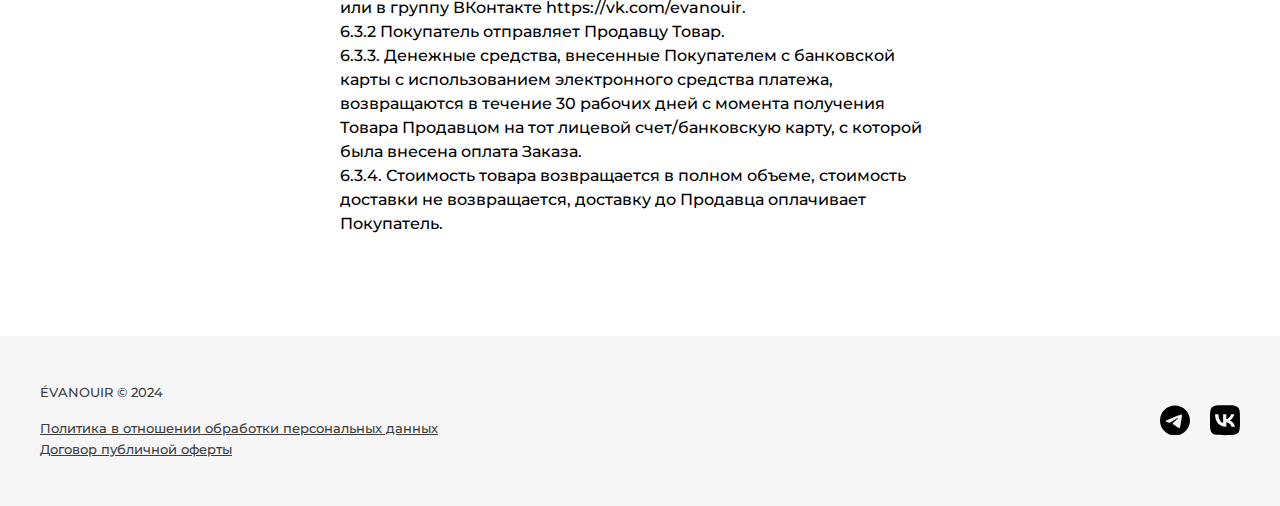
<file: public-offer.html>
<!DOCTYPE html>
<html lang="ru">

<head>
	<meta charset="UTF-8">
	<meta http-equiv="X-UA-Compatible" content="IE=edge">
	<meta name="viewport" content="width=device-width, initial-scale=1.0, user-scalabel=0">
	<meta name="description" content="Бренд одежды évanouir, Худи, Футболки, Лонгсливы, Шарфы">
	<meta name="keywords" content="évanouir, evanouir, одежда, худи, футболка, шарф">
	<link href="https://fonts.googleapis.com/css?family=Montserrat:regular,500,600,700,900&display=swap"
		rel="stylesheet" />
	<link rel="shortcut icon" href="assets/images/favicon.ico" type="image/x-icon">
	<link rel="stylesheet" href="assets/css/style.css">
	<title>évanouir</title>
</head>

<body>
	<div class="wrapper">
		<header class="header">
			<div class="header__main-menu main-menu">
				<div class="main-menu__container _container">
					<div class="main-menu__logo logo">
						<a href="index.html" class="logo__link">évanouir</a>
					</div>
					<nav class="main-menu__tab tab-header">
						<ul class="tab-header__list">
							<li class="tab-header__item">
								<div class="tab-header__link-wrapper">
									<a href="index.html" class="tab-header__link">КАТАЛОГ</a>
								</div>
							</li>
							<li class="tab-header__item">
								<div class="tab-header__link-wrapper">
									<a href="payment.html" class="tab-header__link">ОПЛАТА</a>
								</div>
							</li>
							<li class="tab-header__item">
								<div class="tab-header__link-wrapper">
									<a href="shipping.html" class="tab-header__link">ДОСТАВКА</a>
								</div>
							</li>
						</ul>
					</nav>
					<nav class="main-menu__menu menu">
						<ul class="menu__list">
							<li class="menu__item">
								<div class="menu__link link">
									<div class="link__button cart-button">
										<svg width="24" height="24" viewBox="0 0 24 24" fill="none"
											xmlns="http://www.w3.org/2000/svg">
											<path
												d="M8 22C8.55228 22 9 21.5523 9 21C9 20.4477 8.55228 20 8 20C7.44772 20 7 20.4477 7 21C7 21.5523 7.44772 22 8 22Z"
												stroke="black" stroke-width="2" stroke-linecap="round"
												stroke-linejoin="round" />
											<path
												d="M19 22C19.5523 22 20 21.5523 20 21C20 20.4477 19.5523 20 19 20C18.4477 20 18 20.4477 18 21C18 21.5523 18.4477 22 19 22Z"
												stroke="black" stroke-width="2" stroke-linecap="round"
												stroke-linejoin="round" />
											<path
												d="M2.05005 2.04999H4.05005L6.71005 14.47C6.80763 14.9248 7.06072 15.3315 7.42576 15.6198C7.7908 15.9082 8.24495 16.0603 8.71005 16.05H18.49C18.9452 16.0493 19.3865 15.8933 19.7411 15.6078C20.0956 15.3224 20.3422 14.9245 20.4401 14.48L22.09 7.04999H5.12005"
												stroke="black" stroke-width="2" stroke-linecap="round"
												stroke-linejoin="round" />
										</svg>
										<span class="cart-button__counter">0</span>
									</div>
								</div>
							</li>
							<li class="menu__item">
								<div class="menu__link link">
									<div class="link__button profile-button">
										<svg width="24" height="24" viewBox="0 0 24 24" fill="none"
											xmlns="http://www.w3.org/2000/svg">
											<path
												d="M18 20C18 18.4087 17.3679 16.8826 16.2426 15.7574C15.1174 14.6321 13.5913 14 12 14C10.4087 14 8.88258 14.6321 7.75736 15.7574C6.63214 16.8826 6 18.4087 6 20"
												stroke="black" stroke-width="2" stroke-linecap="round"
												stroke-linejoin="round" />
											<path
												d="M12 14C14.2091 14 16 12.2091 16 10C16 7.79086 14.2091 6 12 6C9.79086 6 8 7.79086 8 10C8 12.2091 9.79086 14 12 14Z"
												stroke="black" stroke-width="2" stroke-linecap="round"
												stroke-linejoin="round" />
											<path
												d="M12 22C17.5228 22 22 17.5228 22 12C22 6.47715 17.5228 2 12 2C6.47715 2 2 6.47715 2 12C2 17.5228 6.47715 22 12 22Z"
												stroke="black" stroke-width="2" stroke-linecap="round"
												stroke-linejoin="round" />
										</svg>
									</div>
								</div>
							</li>
							<li class="menu__item">
								<div class="menu__link link">
									<div class="link__button burger-menu">
										<svg width="24" height="24" viewBox="0 0 24 24" fill="none"
											xmlns="http://www.w3.org/2000/svg">
											<path d="M1 6H23" stroke="black" stroke-width="2" stroke-linecap="round"
												stroke-linejoin="round" />
											<path d="M1 12H23" stroke="black" stroke-width="2" stroke-linecap="round"
												stroke-linejoin="round" />
											<path d="M1 12H23" stroke="black" stroke-width="2" stroke-linecap="round"
												stroke-linejoin="round" />
											<path d="M1 18H23" stroke="black" stroke-width="2" stroke-linecap="round"
												stroke-linejoin="round" />
										</svg>
									</div>
								</div>
							</li>
						</ul>
					</nav>
				</div>
			</div>
			<div class="header__drawer drawer">
				<div class="drawer__container">
					<div class="drawer__body">
						<div class="drawer__header-block header-block">
							<h2 class="header-block__title">Корзина</h2>
							<div class="header-block__cancel _button-svg">
								<svg width="24" height="24" viewBox="0 0 24 24" fill="none"
									xmlns="http://www.w3.org/2000/svg">
									<path d="M18 6L6 18" stroke="#3d3d3d" stroke-width="2" stroke-linecap="round"
										stroke-linejoin="round" />
									<path d="M6 6L18 18" stroke="#3d3d3d" stroke-width="2" stroke-linecap="round"
										stroke-linejoin="round" />
								</svg>
							</div>
						</div>
						<div class="drawer__items">
							<div class="drawer__column">
								<div class="drawer__item-cart item-cart">
									<a href="show-details.html" class="item-cart__link">
										<div class="item-cart__wrapper">
											<div class="item-cart__image _ibg">
												<img src="assets/images/photos/bomber1.png" alt="bomber">
											</div>
											<div class="item-cart__content">
												<h3 class="item-cart__title">Bomber</h3>
												<p class="item-cart__info">
													<span class="item-cart__price">6200 р.</span>
												</p>
											</div>
										</div>
									</a>
									<div class="item-cart__remove _button-svg">
										<svg width="24" height="24" viewBox="0 0 24 24" fill="none"
											xmlns="http://www.w3.org/2000/svg">
											<path d="M18 6L6 18" stroke="#3d3d3d" stroke-width="2"
												stroke-linecap="round" stroke-linejoin="round" />
											<path d="M6 6L18 18" stroke="#3d3d3d" stroke-width="2"
												stroke-linecap="round" stroke-linejoin="round" />
										</svg>
									</div>
								</div>
							</div>
						</div>
						<div class="drawer__amount-block amount-block-drawer">
							<div class="amount-block-drawer__total">
								<span class="amount-block-drawer__text">Итого:</span>
								<span class="amount-block-drawer__amount">12400 р.</span>
							</div>
							<a href="cart.html" class="amount-block-drawer__button _button">Оформить заказ</a>
						</div>
					</div>
				</div>
			</div>
		</header>
		<main class="main">
			<div class="main__closer"></div>
			<div class="main__tab tab-main">
				<div class="tab-main__container _container">
					<div class="tab-main__body">
						<nav class="tab-main__content">
							<ul class="tab-main__list">
								<li class="tab-main__item">
									<div class="tab-main__link-wrapper">
										<a href="index.html" class="tab-main__link">КАТАЛОГ</a>
									</div>
								</li>
								<li class="tab-main__item">
									<div class="tab-main__link-wrapper">
										<a href="payment.html" class="tab-main__link">ОПЛАТА</a>
									</div>
								</li>
								<li class="tab-main__item">
									<div class="tab-main__link-wrapper">
										<a href="shipping.html" class="tab-main__link">ДОСТАВКА</a>
									</div>
								</li>
							</ul>
						</nav>
						<div class="tab-main__footer">
							<span class="tab-main__copyright">ÉVANOUIR © 2024</span>
							<div class="tab-main__socials">
								<div class="tab-main__social">
									<svg xmlns="http://www.w3.org/2000/svg" viewBox="0 0 496 512">
										<path
											d="M248 8C111 8 0 119 0 256S111 504 248 504 496 393 496 256 385 8 248 8zM363 176.7c-3.7 39.2-19.9 134.4-28.1 178.3-3.5 18.6-10.3 24.8-16.9 25.4-14.4 1.3-25.3-9.5-39.3-18.7-21.8-14.3-34.2-23.2-55.3-37.2-24.5-16.1-8.6-25 5.3-39.5 3.7-3.8 67.1-61.5 68.3-66.7 .2-.7 .3-3.1-1.2-4.4s-3.6-.8-5.1-.5q-3.3 .7-104.6 69.1-14.8 10.2-26.9 9.9c-8.9-.2-25.9-5-38.6-9.1-15.5-5-27.9-7.7-26.8-16.3q.8-6.7 18.5-13.7 108.4-47.2 144.6-62.3c68.9-28.6 83.2-33.6 92.5-33.8 2.1 0 6.6 .5 9.6 2.9a10.5 10.5 0 0 1 3.5 6.7A43.8 43.8 0 0 1 363 176.7z" />
									</svg>
								</div>
								<div class="tab-main__social">
									<svg xmlns="http://www.w3.org/2000/svg" viewBox="0 0 448 512">
										<path
											d="M31.5 63.5C0 95 0 145.7 0 247V265C0 366.3 0 417 31.5 448.5C63 480 113.7 480 215 480H233C334.3 480 385 480 416.5 448.5C448 417 448 366.3 448 265V247C448 145.7 448 95 416.5 63.5C385 32 334.3 32 233 32H215C113.7 32 63 32 31.5 63.5zM75.6 168.3H126.7C128.4 253.8 166.1 290 196 297.4V168.3H244.2V242C273.7 238.8 304.6 205.2 315.1 168.3H363.3C359.3 187.4 351.5 205.6 340.2 221.6C328.9 237.6 314.5 251.1 297.7 261.2C316.4 270.5 332.9 283.6 346.1 299.8C359.4 315.9 369 334.6 374.5 354.7H321.4C316.6 337.3 306.6 321.6 292.9 309.8C279.1 297.9 262.2 290.4 244.2 288.1V354.7H238.4C136.3 354.7 78 284.7 75.6 168.3z" />
									</svg>
								</div>
							</div>
						</div>
					</div>
				</div>
			</div>
			<div class="main__info info">
				<div class="info__container _container">
					<div class="info__body">
						<div class="info__info-block info-block">
							<div class="info-block__header-block">
								<h1 class="info-block__title">Договор публичной оферты</h1>
							</div>
							<div class="info-block__content">
								<h2 class="info-block__subtitle">Договор купли-продажи товаров через интернет-магазин
								</h2>
								<p class="info-block__text left-side">
									1. Основные понятия и определения<br>
									1.1. Продавец – ИП Скребков Юрий Михайлович;<br>
									1.2. Публичная оферта – публичное предложение Продавца, адресованное неопределённому
									кругу лиц, заключить с Продавцом договор купли-продажи товаров дистанционным
									способом (далее - «Договор»);<br>
									1.3. Покупатель – физическое лицо, использующее программные средства просмотра
									контента в сети Интернет, принимающее условия настоящего Договора и выражающее
									желание купить товар, сведения о котором размещены на сайте evanouir.shop;<br>
									1.4. Товар – изделия российского производства, изготовленные Продавцом, а именно,
									одежда, аксессуары, предлагаемые к продаже на сайте evanouir.shop;<br>
									1.5. Интернет-магазин – сайт в сети Интернет, расположенный по адресу
									evanouir.shop;, на котором любой Покупатель может ознакомиться с представленными
									Товарами, их описанием и ценами, выбрать определённый Товар, способ оплаты,
									сформировать и отправить Заказ Продавцу;<br>
									1.6. Заказ – оформленный запрос Покупателя на приобретение, оплату и доставку
									Товара, выбранного на сайте evanouir.store, отправленный Продавцу посредством
									сети Интернет;<br>
									1.7. Служба доставки – оператор российской государственной почтовой сети Почта
									России, а также СДЭК;<br>
									1.8. Сайт – сайт Продавца в сети Интернет, расположенный по адресу evanouir.shop.
								</p>
								<p class="info-block__text left-side">
									2. Общие положения
									2.1. Заказывая Товар на сайте evanouir.shop, Покупатель выражает свое согласие с
									вышеизложенными условиями продажи Товара и принимает их.<br>
									2.2. Настоящие условия продажи Товара, а также информация о Товаре, представленная
									на сайте evanouir.shop, являются публичной офертой в соответствии со ст. 435 и
									п.2 ст. 437 Гражданского кодекса Российской Федерации.<br>
									2.3. Продавец имеет право вносить изменения и дополнения в настоящий Договор, при
									этом такие изменения вступают в силу с даты размещения на сайте Продавца. Покупатель
									принимает на себя обязательства отслеживать изменения и дополнения, внесенные в
									настоящий Договор. Самой актуальной версией Договора является версия, размещенная на
									сайте Продавца.<br>
									2.4. Нажимая кнопку «Перейти к оплате» при формировании Заказа на сайте,
									Пользователь подтверждает свое согласие с условиями продажи Товара, изложенными в
									настоящем Договоре,и одновременно предоставляет согласие на обработку персональных
									данных, полученных при оформлении Заказа.<br>
									2.5. Настоящий Договор считается заключенным с момента выдачи/отправки Продавцом
									Покупателю кассового чека, подтверждающего полную оплату товара.
								</p>
								<p class="info-block__text left-side">
									3. Предмет договора<br>
									3.1. Продавец предоставляет возможность любому физическому лицу приобретать для
									личных, семейных или иных нужд, не связанных с осуществлением Покупателем
									Предпринимательской деятельности, Товары, представленные на сайте evanouir.shop.<br>
									3.2. Данный Договор распространяется на все виды Товаров, представленные на сайте
									evanouir.shop, пока такие предложения с описанием присутствуют в каталоге сайта.
								</p>
								<p class="info-block__text left-side">
									4. Порядок оформления заказа<br>
									4.1. Оформление Заказа в Интернет-магазине осуществляется Покупателем
									самостоятельно. При оформлении Заказа Покупатель заполняет электронную форму Заказа
									Товара и отправляет сформированный Заказ Продавцу посредством системы сайта.
									4.2. При регистрации на сайте Интернет-магазина Покупатель обязуется предоставить
									следующую регистрационную информацию:<br>
									4.2.1. фамилия и имя Покупателя или указанного им лица (получателя);<br>
									4.2.2. адрес, по которому следует доставить Товар;<br>
									4.2.3. адрес электронной почты;<br>
									4.2.4. контактный телефон.<br>
									4.3. Наименование, количество, ассортимент, цена выбранного Покупателем Товара
									указываются в корзине Покупателя на сайте Интернет-магазина.<br>
									4.4. Продавец не несет ответственности за содержание и достоверность информации,
									предоставленной Покупателем при оформлении Заказа.<br>
									4.5. Покупатель несет ответственность за достоверность предоставленной информации
									при оформлении Заказа.<br>
									4.6. Описания и характеристики Товара в Интернет-магазине содержат основные и
									достоверные сведения о Товаре.<br>
									4.7. По всем возникающим вопросам, касающимся свойств и характеристик Товара,
									Покупатель может обратиться к Продавцу, посредством отправки письма Продавцу на
									почту evanouir@gmail.com<br>
									4.8. Фотографии Товара, представленные на сайте evanouir.shop, сделаны в условиях
									специального освещения с использованием профессионального оборудования, являются
									простыми иллюстрациями и могут отличаться от фактического внешнего вида Товара при
									иных условиях наблюдения. Настройки вашего монитора также могут искажать реальные
									цвета Товаров.<br>
									4.9. Цена Товара указана на сайте evanouir.shop рядом с изображением Товара.<br>
									4.10. Получить Товар Покупатель может посредством службы доставки, выбранной при
									покупке.<br>
									4.11. Срок доставки Товара Покупателю состоит из срока обработки заказа и срока
									доставки.<br>
									4.12. Оплата полной стоимости доставки осуществляется за счет Покупателя.<br>
									4.13. Продажа Товара осуществляется путем 100% (сто процентов) предоплаты стоимости
									Товара.<br>
									4.14. По оформлению заказа Покупателю предоставляется информация посредством
									отправки письма на адрес электронной почты, указанный Покупателем.<br>
								</p>
								<p class="info-block__text left-side">
									5. Стоимость Товара и способы оплаты<br>
									5.1. Цена на Товар, представленный на сайте evanouir.shop, указана в рублях.<br>
									5.2. Цена Товара на сайтe evanouir.shop может быть изменена Продавцом в
									одностороннем порядке. При этом цена на заказанный Покупателем Товар изменению не
									подлежит.<br>
									5.3. Оплата Товара производится на сайте с использованием платежной системы.<br>
									5.4. Оплата доставки осуществляется Покупателем банковской картой при оформлении
									Заказа на сайте с использованием платежной системы.<br>
									5.5. В случае отказа Покупателя от Товара, банковские и иные комиссии, а также
									стоимость отправки, Продавцом не компенсируются.
								</p>
								<p class="info-block__text left-side">
									6. Гарантия, отмена Заказа, возврат Товара и предоплаты<br>
									6.1. Товар можно вернуть в течение 7 дней с момента его получения.<br>
									6.2. Товар должен быть в том же состоянии и комплектации, что и при получении, в
									использовании быть не должен.<br>
									6.3. Порядок отмены Заказа:<br>
									6.3.1. Для отмены Заказа Покупателю необходимо связаться с Продавцом посредством
									отправки письма на evanouir@gmail.com или в группу ВКонтакте
									https://vk.com/evanouir.<br>
									6.3.2 Покупатель отправляет Продавцу Товар.<br>
									6.3.3. Денежные средства, внесенные Покупателем с банковской карты с использованием
									электронного средства платежа, возвращаются в течение 30 рабочих дней с момента
									получения Товара Продавцом на тот лицевой счет/банковскую карту, с которой была
									внесена оплата Заказа.<br>
									6.3.4. Стоимость товара возвращается в полном объеме, стоимость доставки не
									возвращается, доставку до Продавца оплачивает Покупатель.
								</p>
							</div>
						</div>
					</div>
				</div>
			</div>
		</main>
		<footer class="footer">
			<div class="footer__wrapper">
				<div class="footer__container _container">
					<div class="footer__body">
						<div class="footer__info">
							<span class="footer__copyright">ÉVANOUIR © 2024</span>
							<div class="footer__links">
								<a href="privacy-policy.html" class="footer__link">Политика в отношении обработки
									персональных данных</a>
								<a href="public-offer.html" class="footer__link">Договор публичной оферты</a>
							</div>
						</div>
						<div class="footer__socials">
							<a href="#" class="footer__social">
								<svg xmlns="http://www.w3.org/2000/svg" viewBox="0 0 496 512">
									<path
										d="M248 8C111 8 0 119 0 256S111 504 248 504 496 393 496 256 385 8 248 8zM363 176.7c-3.7 39.2-19.9 134.4-28.1 178.3-3.5 18.6-10.3 24.8-16.9 25.4-14.4 1.3-25.3-9.5-39.3-18.7-21.8-14.3-34.2-23.2-55.3-37.2-24.5-16.1-8.6-25 5.3-39.5 3.7-3.8 67.1-61.5 68.3-66.7 .2-.7 .3-3.1-1.2-4.4s-3.6-.8-5.1-.5q-3.3 .7-104.6 69.1-14.8 10.2-26.9 9.9c-8.9-.2-25.9-5-38.6-9.1-15.5-5-27.9-7.7-26.8-16.3q.8-6.7 18.5-13.7 108.4-47.2 144.6-62.3c68.9-28.6 83.2-33.6 92.5-33.8 2.1 0 6.6 .5 9.6 2.9a10.5 10.5 0 0 1 3.5 6.7A43.8 43.8 0 0 1 363 176.7z" />
								</svg>
							</a>
							<a href="#" class="footer__social">
								<svg xmlns="http://www.w3.org/2000/svg" viewBox="0 0 448 512">
									<path
										d="M31.5 63.5C0 95 0 145.7 0 247V265C0 366.3 0 417 31.5 448.5C63 480 113.7 480 215 480H233C334.3 480 385 480 416.5 448.5C448 417 448 366.3 448 265V247C448 145.7 448 95 416.5 63.5C385 32 334.3 32 233 32H215C113.7 32 63 32 31.5 63.5zM75.6 168.3H126.7C128.4 253.8 166.1 290 196 297.4V168.3H244.2V242C273.7 238.8 304.6 205.2 315.1 168.3H363.3C359.3 187.4 351.5 205.6 340.2 221.6C328.9 237.6 314.5 251.1 297.7 261.2C316.4 270.5 332.9 283.6 346.1 299.8C359.4 315.9 369 334.6 374.5 354.7H321.4C316.6 337.3 306.6 321.6 292.9 309.8C279.1 297.9 262.2 290.4 244.2 288.1V354.7H238.4C136.3 354.7 78 284.7 75.6 168.3z" />
								</svg>
							</a>
						</div>
					</div>
				</div>
			</div>
		</footer>
	</div>
	<script src="assets/js/jquery.v3.6.0.min.js"></script>
	<script src="assets/js/main.js"></script>
</body>

</html>
</file>
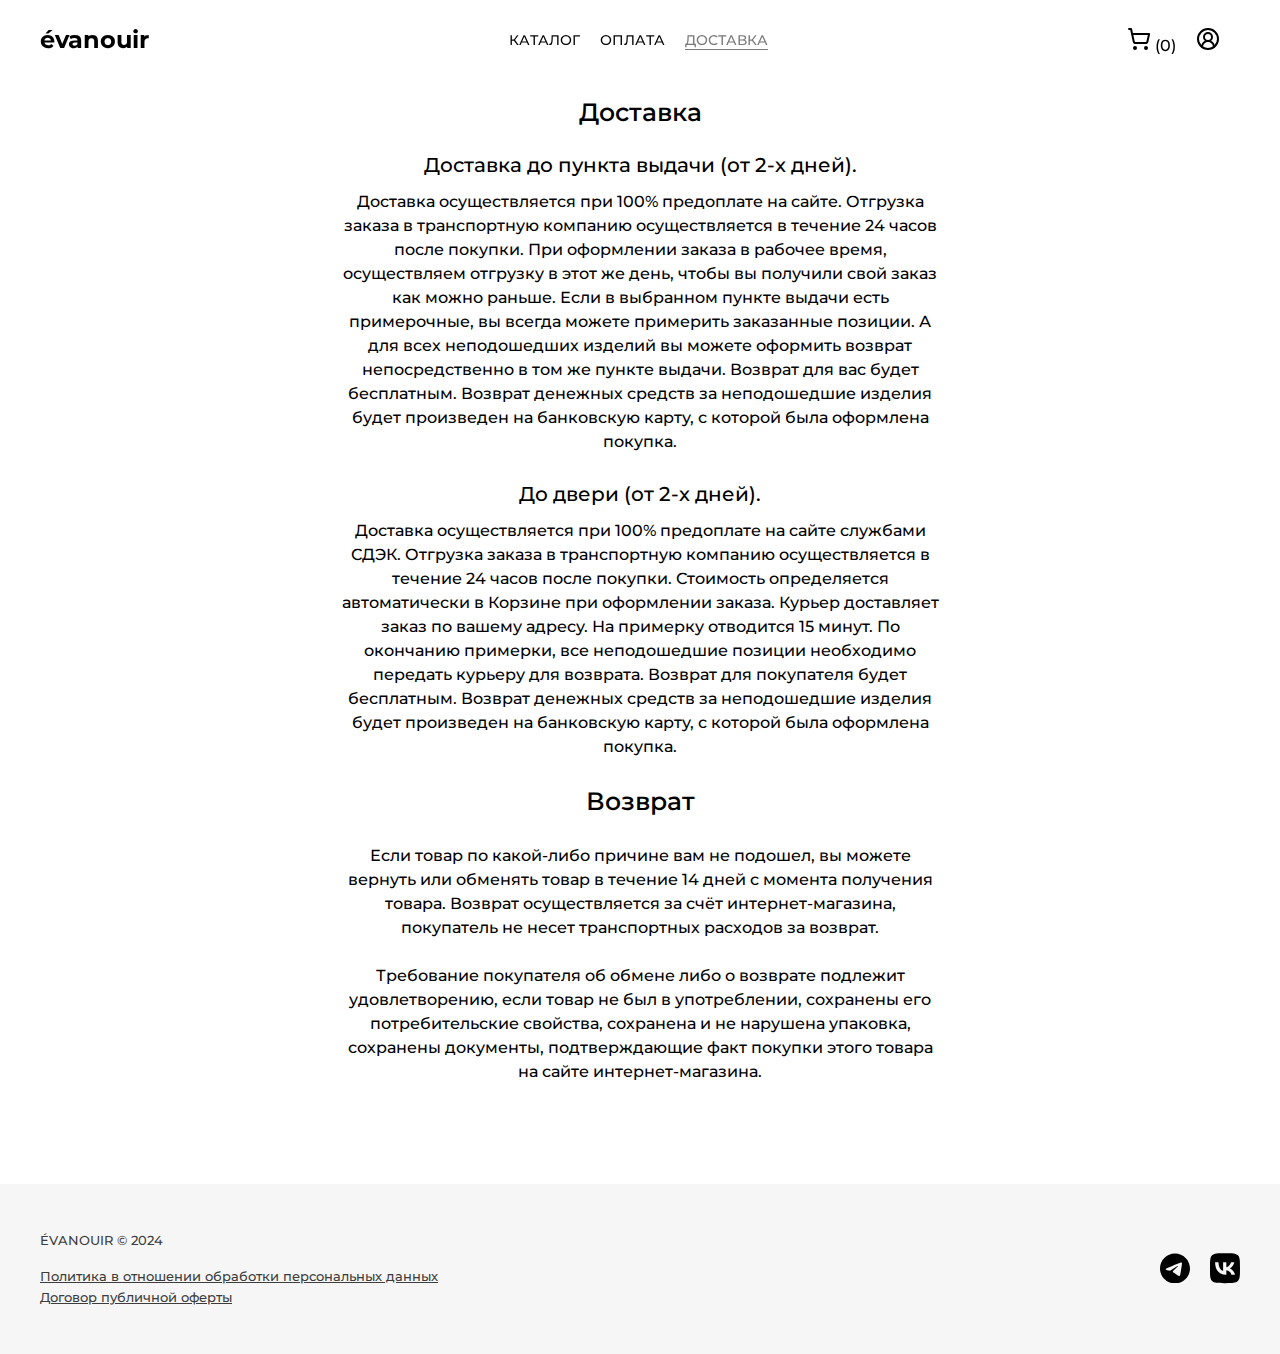
<file: shipping.html>
<!DOCTYPE html>
<html lang="ru">

<head>
	<meta charset="UTF-8">
	<meta http-equiv="X-UA-Compatible" content="IE=edge">
	<meta name="viewport" content="width=device-width, initial-scale=1.0, user-scalabel=0">
	<meta name="description" content="Бренд одежды évanouir, Худи, Футболки, Лонгсливы, Шарфы">
	<meta name="keywords" content="évanouir, evanouir, одежда, худи, футболка, шарф">
	<link href="https://fonts.googleapis.com/css?family=Montserrat:regular,500,600,700,900&display=swap"
		rel="stylesheet" />
	<link rel="shortcut icon" href="assets/images/favicon.ico" type="image/x-icon">
	<link rel="stylesheet" href="assets/css/style.css">
	<title>évanouir</title>
</head>

<body>
	<div class="wrapper">
		<header class="header">
			<div class="header__main-menu main-menu">
				<div class="main-menu__container _container">
					<div class="main-menu__logo logo">
						<a href="index.html" class="logo__link">évanouir</a>
					</div>
					<nav class="main-menu__tab tab-header">
						<ul class="tab-header__list">
							<li class="tab-header__item">
								<div class="tab-header__link-wrapper">
									<a href="index.html" class="tab-header__link">КАТАЛОГ</a>
								</div>
							</li>
							<li class="tab-header__item">
								<div class="tab-header__link-wrapper">
									<a href="payment.html" class="tab-header__link">ОПЛАТА</a>
								</div>
							</li>
							<li class="tab-header__item">
								<div class="tab-header__link-wrapper">
									<a href="shipping.html" class="tab-header__link active">ДОСТАВКА</a>
								</div>
							</li>
						</ul>
					</nav>
					<nav class="main-menu__menu menu">
						<ul class="menu__list">
							<li class="menu__item">
								<div class="menu__link link">
									<div class="link__button cart-button">
										<svg width="24" height="24" viewBox="0 0 24 24" fill="none"
											xmlns="http://www.w3.org/2000/svg">
											<path
												d="M8 22C8.55228 22 9 21.5523 9 21C9 20.4477 8.55228 20 8 20C7.44772 20 7 20.4477 7 21C7 21.5523 7.44772 22 8 22Z"
												stroke="black" stroke-width="2" stroke-linecap="round"
												stroke-linejoin="round" />
											<path
												d="M19 22C19.5523 22 20 21.5523 20 21C20 20.4477 19.5523 20 19 20C18.4477 20 18 20.4477 18 21C18 21.5523 18.4477 22 19 22Z"
												stroke="black" stroke-width="2" stroke-linecap="round"
												stroke-linejoin="round" />
											<path
												d="M2.05005 2.04999H4.05005L6.71005 14.47C6.80763 14.9248 7.06072 15.3315 7.42576 15.6198C7.7908 15.9082 8.24495 16.0603 8.71005 16.05H18.49C18.9452 16.0493 19.3865 15.8933 19.7411 15.6078C20.0956 15.3224 20.3422 14.9245 20.4401 14.48L22.09 7.04999H5.12005"
												stroke="black" stroke-width="2" stroke-linecap="round"
												stroke-linejoin="round" />
										</svg>
										<span class="cart-button__counter">0</span>
									</div>
								</div>
							</li>
							<li class="menu__item">
								<div class="menu__link link">
									<div class="link__button profile-button">
										<svg width="24" height="24" viewBox="0 0 24 24" fill="none"
											xmlns="http://www.w3.org/2000/svg">
											<path
												d="M18 20C18 18.4087 17.3679 16.8826 16.2426 15.7574C15.1174 14.6321 13.5913 14 12 14C10.4087 14 8.88258 14.6321 7.75736 15.7574C6.63214 16.8826 6 18.4087 6 20"
												stroke="black" stroke-width="2" stroke-linecap="round"
												stroke-linejoin="round" />
											<path
												d="M12 14C14.2091 14 16 12.2091 16 10C16 7.79086 14.2091 6 12 6C9.79086 6 8 7.79086 8 10C8 12.2091 9.79086 14 12 14Z"
												stroke="black" stroke-width="2" stroke-linecap="round"
												stroke-linejoin="round" />
											<path
												d="M12 22C17.5228 22 22 17.5228 22 12C22 6.47715 17.5228 2 12 2C6.47715 2 2 6.47715 2 12C2 17.5228 6.47715 22 12 22Z"
												stroke="black" stroke-width="2" stroke-linecap="round"
												stroke-linejoin="round" />
										</svg>
									</div>
								</div>
							</li>
							<li class="menu__item">
								<div class="menu__link link">
									<div class="link__button burger-menu">
										<svg width="24" height="24" viewBox="0 0 24 24" fill="none"
											xmlns="http://www.w3.org/2000/svg">
											<path d="M1 6H23" stroke="black" stroke-width="2" stroke-linecap="round"
												stroke-linejoin="round" />
											<path d="M1 12H23" stroke="black" stroke-width="2" stroke-linecap="round"
												stroke-linejoin="round" />
											<path d="M1 12H23" stroke="black" stroke-width="2" stroke-linecap="round"
												stroke-linejoin="round" />
											<path d="M1 18H23" stroke="black" stroke-width="2" stroke-linecap="round"
												stroke-linejoin="round" />
										</svg>
									</div>
								</div>
							</li>
						</ul>
					</nav>
				</div>
			</div>
			<div class="header__drawer drawer">
				<div class="drawer__container">
					<div class="drawer__body">
						<div class="drawer__header-block header-block">
							<h2 class="header-block__title">Корзина</h2>
							<div class="header-block__cancel _button-svg">
								<svg width="24" height="24" viewBox="0 0 24 24" fill="none"
									xmlns="http://www.w3.org/2000/svg">
									<path d="M18 6L6 18" stroke="#3d3d3d" stroke-width="2" stroke-linecap="round"
										stroke-linejoin="round" />
									<path d="M6 6L18 18" stroke="#3d3d3d" stroke-width="2" stroke-linecap="round"
										stroke-linejoin="round" />
								</svg>
							</div>
						</div>
						<div class="drawer__items">
							<div class="drawer__column">
								<div class="drawer__item-cart item-cart">
									<a href="show-details.html" class="item-cart__link">
										<div class="item-cart__wrapper">
											<div class="item-cart__image _ibg">
												<img src="assets/images/photos/bomber1.png" alt="bomber">
											</div>
											<div class="item-cart__content">
												<h3 class="item-cart__title">Bomber</h3>
												<p class="item-cart__info">
													<span class="item-cart__price">6200 р.</span>
												</p>
											</div>
										</div>
									</a>
									<div class="item-cart__remove _button-svg">
										<svg width="24" height="24" viewBox="0 0 24 24" fill="none"
											xmlns="http://www.w3.org/2000/svg">
											<path d="M18 6L6 18" stroke="#3d3d3d" stroke-width="2"
												stroke-linecap="round" stroke-linejoin="round" />
											<path d="M6 6L18 18" stroke="#3d3d3d" stroke-width="2"
												stroke-linecap="round" stroke-linejoin="round" />
										</svg>
									</div>
								</div>
							</div>
						</div>
						<div class="drawer__amount-block amount-block-drawer">
							<div class="amount-block-drawer__total">
								<span class="amount-block-drawer__text">Итого:</span>
								<span class="amount-block-drawer__amount">12400 р.</span>
							</div>
							<a href="cart.html" class="amount-block-drawer__button _button">Оформить заказ</a>
						</div>
					</div>
				</div>
			</div>
		</header>
		<main class="main">
			<div class="main__closer"></div>
			<div class="main__tab tab-main">
				<div class="tab-main__container _container">
					<div class="tab-main__body">
						<nav class="tab-main__content">
							<ul class="tab-main__list">
								<li class="tab-main__item">
									<div class="tab-main__link-wrapper">
										<a href="index.html" class="tab-main__link">КАТАЛОГ</a>
									</div>
								</li>
								<li class="tab-main__item">
									<div class="tab-main__link-wrapper">
										<a href="payment.html" class="tab-main__link">ОПЛАТА</a>
									</div>
								</li>
								<li class="tab-main__item">
									<div class="tab-main__link-wrapper">
										<a href="shipping.html" class="tab-main__link active">ДОСТАВКА</a>
									</div>
								</li>
							</ul>
						</nav>
						<div class="tab-main__footer">
							<span class="tab-main__copyright">ÉVANOUIR © 2024</span>
							<div class="tab-main__socials">
								<div class="tab-main__social">
									<svg xmlns="http://www.w3.org/2000/svg" viewBox="0 0 496 512">
										<path
											d="M248 8C111 8 0 119 0 256S111 504 248 504 496 393 496 256 385 8 248 8zM363 176.7c-3.7 39.2-19.9 134.4-28.1 178.3-3.5 18.6-10.3 24.8-16.9 25.4-14.4 1.3-25.3-9.5-39.3-18.7-21.8-14.3-34.2-23.2-55.3-37.2-24.5-16.1-8.6-25 5.3-39.5 3.7-3.8 67.1-61.5 68.3-66.7 .2-.7 .3-3.1-1.2-4.4s-3.6-.8-5.1-.5q-3.3 .7-104.6 69.1-14.8 10.2-26.9 9.9c-8.9-.2-25.9-5-38.6-9.1-15.5-5-27.9-7.7-26.8-16.3q.8-6.7 18.5-13.7 108.4-47.2 144.6-62.3c68.9-28.6 83.2-33.6 92.5-33.8 2.1 0 6.6 .5 9.6 2.9a10.5 10.5 0 0 1 3.5 6.7A43.8 43.8 0 0 1 363 176.7z" />
									</svg>
								</div>
								<div class="tab-main__social">
									<svg xmlns="http://www.w3.org/2000/svg" viewBox="0 0 448 512">
										<path
											d="M31.5 63.5C0 95 0 145.7 0 247V265C0 366.3 0 417 31.5 448.5C63 480 113.7 480 215 480H233C334.3 480 385 480 416.5 448.5C448 417 448 366.3 448 265V247C448 145.7 448 95 416.5 63.5C385 32 334.3 32 233 32H215C113.7 32 63 32 31.5 63.5zM75.6 168.3H126.7C128.4 253.8 166.1 290 196 297.4V168.3H244.2V242C273.7 238.8 304.6 205.2 315.1 168.3H363.3C359.3 187.4 351.5 205.6 340.2 221.6C328.9 237.6 314.5 251.1 297.7 261.2C316.4 270.5 332.9 283.6 346.1 299.8C359.4 315.9 369 334.6 374.5 354.7H321.4C316.6 337.3 306.6 321.6 292.9 309.8C279.1 297.9 262.2 290.4 244.2 288.1V354.7H238.4C136.3 354.7 78 284.7 75.6 168.3z" />
									</svg>
								</div>
							</div>
						</div>
					</div>
				</div>
			</div>
			<div class="main__info info">
				<div class="info__container _container">
					<div class="info__body">
						<div class="info__info-block info-block">
							<div class="info-block__header-block">
								<h1 class="info-block__title">Доставка</h1>
							</div>
							<div class="info-block__content">
								<h2 class="info-block__subtitle">Доставка до пункта выдачи (от 2-х дней).</h2>
								<p class="info-block__text">
									Доставка осуществляется при 100% предоплате на сайте. Отгрузка заказа в транспортную
									компанию осуществляется в течение 24 часов после покупки. При оформлении заказа в
									рабочее время, осуществляем отгрузку в этот же день, чтобы вы получили свой заказ
									как можно раньше. Если в выбранном пункте выдачи есть примерочные, вы всегда можете
									примерить заказанные позиции. А для всех неподошедших изделий вы можете оформить
									возврат непосредственно в том же пункте выдачи. Возврат для вас будет бесплатным.
									Возврат денежных средств за неподошедшие изделия будет произведен на банковскую
									карту, с которой была оформлена покупка.
								</p>
								<h2 class="info-block__subtitle">До двери (от 2-х дней).</h2>
								<p class="info-block__text">
									Доставка осуществляется при 100% предоплате на сайте службами СДЭК. Отгрузка заказа
									в транспортную компанию осуществляется в течение 24 часов после покупки. Стоимость
									определяется автоматически в Корзине при оформлении заказа. Курьер доставляет заказ
									по вашему адресу. На примерку отводится 15 минут. По окончанию примерки, все
									неподошедшие позиции необходимо передать курьеру для возврата. Возврат для
									покупателя будет бесплатным. Возврат денежных средств за неподошедшие изделия будет
									произведен на банковскую карту, с которой была оформлена покупка.
								</p>
							</div>
						</div>
						<div class="info__info-block info-block">
							<div class="info-block__header-block">
								<h1 class="info-block__title">Возврат</h1>
							</div>
							<p class="info-block__text">
								Если товар по какой-либо причине вам не подошел, вы можете вернуть или обменять
								товар в течение 14 дней с момента получения товара. Возврат осуществляется за счёт
								интернет-магазина, покупатель не несет транспортных расходов за возврат.<br><br>
								Требование покупателя об обмене либо о возврате подлежит удовлетворению, если товар
								не был в употреблении, сохранены его потребительские свойства, сохранена и не
								нарушена упаковка, сохранены документы, подтверждающие факт покупки этого товара на
								сайте интернет-магазина.
							</p>
						</div>
					</div>
				</div>
			</div>
		</main>
		<footer class="footer">
			<div class="footer__wrapper">
				<div class="footer__container _container">
					<div class="footer__body">
						<div class="footer__info">
							<span class="footer__copyright">ÉVANOUIR © 2024</span>
							<div class="footer__links">
								<a href="privacy-policy.html" class="footer__link">Политика в отношении обработки
									персональных данных</a>
								<a href="public-offer.html" class="footer__link">Договор публичной оферты</a>
							</div>
						</div>
						<div class="footer__socials">
							<a href="#" class="footer__social">
								<svg xmlns="http://www.w3.org/2000/svg" viewBox="0 0 496 512">
									<path
										d="M248 8C111 8 0 119 0 256S111 504 248 504 496 393 496 256 385 8 248 8zM363 176.7c-3.7 39.2-19.9 134.4-28.1 178.3-3.5 18.6-10.3 24.8-16.9 25.4-14.4 1.3-25.3-9.5-39.3-18.7-21.8-14.3-34.2-23.2-55.3-37.2-24.5-16.1-8.6-25 5.3-39.5 3.7-3.8 67.1-61.5 68.3-66.7 .2-.7 .3-3.1-1.2-4.4s-3.6-.8-5.1-.5q-3.3 .7-104.6 69.1-14.8 10.2-26.9 9.9c-8.9-.2-25.9-5-38.6-9.1-15.5-5-27.9-7.7-26.8-16.3q.8-6.7 18.5-13.7 108.4-47.2 144.6-62.3c68.9-28.6 83.2-33.6 92.5-33.8 2.1 0 6.6 .5 9.6 2.9a10.5 10.5 0 0 1 3.5 6.7A43.8 43.8 0 0 1 363 176.7z" />
								</svg>
							</a>
							<a href="#" class="footer__social">
								<svg xmlns="http://www.w3.org/2000/svg" viewBox="0 0 448 512">
									<path
										d="M31.5 63.5C0 95 0 145.7 0 247V265C0 366.3 0 417 31.5 448.5C63 480 113.7 480 215 480H233C334.3 480 385 480 416.5 448.5C448 417 448 366.3 448 265V247C448 145.7 448 95 416.5 63.5C385 32 334.3 32 233 32H215C113.7 32 63 32 31.5 63.5zM75.6 168.3H126.7C128.4 253.8 166.1 290 196 297.4V168.3H244.2V242C273.7 238.8 304.6 205.2 315.1 168.3H363.3C359.3 187.4 351.5 205.6 340.2 221.6C328.9 237.6 314.5 251.1 297.7 261.2C316.4 270.5 332.9 283.6 346.1 299.8C359.4 315.9 369 334.6 374.5 354.7H321.4C316.6 337.3 306.6 321.6 292.9 309.8C279.1 297.9 262.2 290.4 244.2 288.1V354.7H238.4C136.3 354.7 78 284.7 75.6 168.3z" />
								</svg>
							</a>
						</div>
					</div>
				</div>
			</div>
		</footer>
	</div>
	<script src="assets/js/jquery.v3.6.0.min.js"></script>
	<script src="assets/js/main.js"></script>
</body>

</html>
</file>
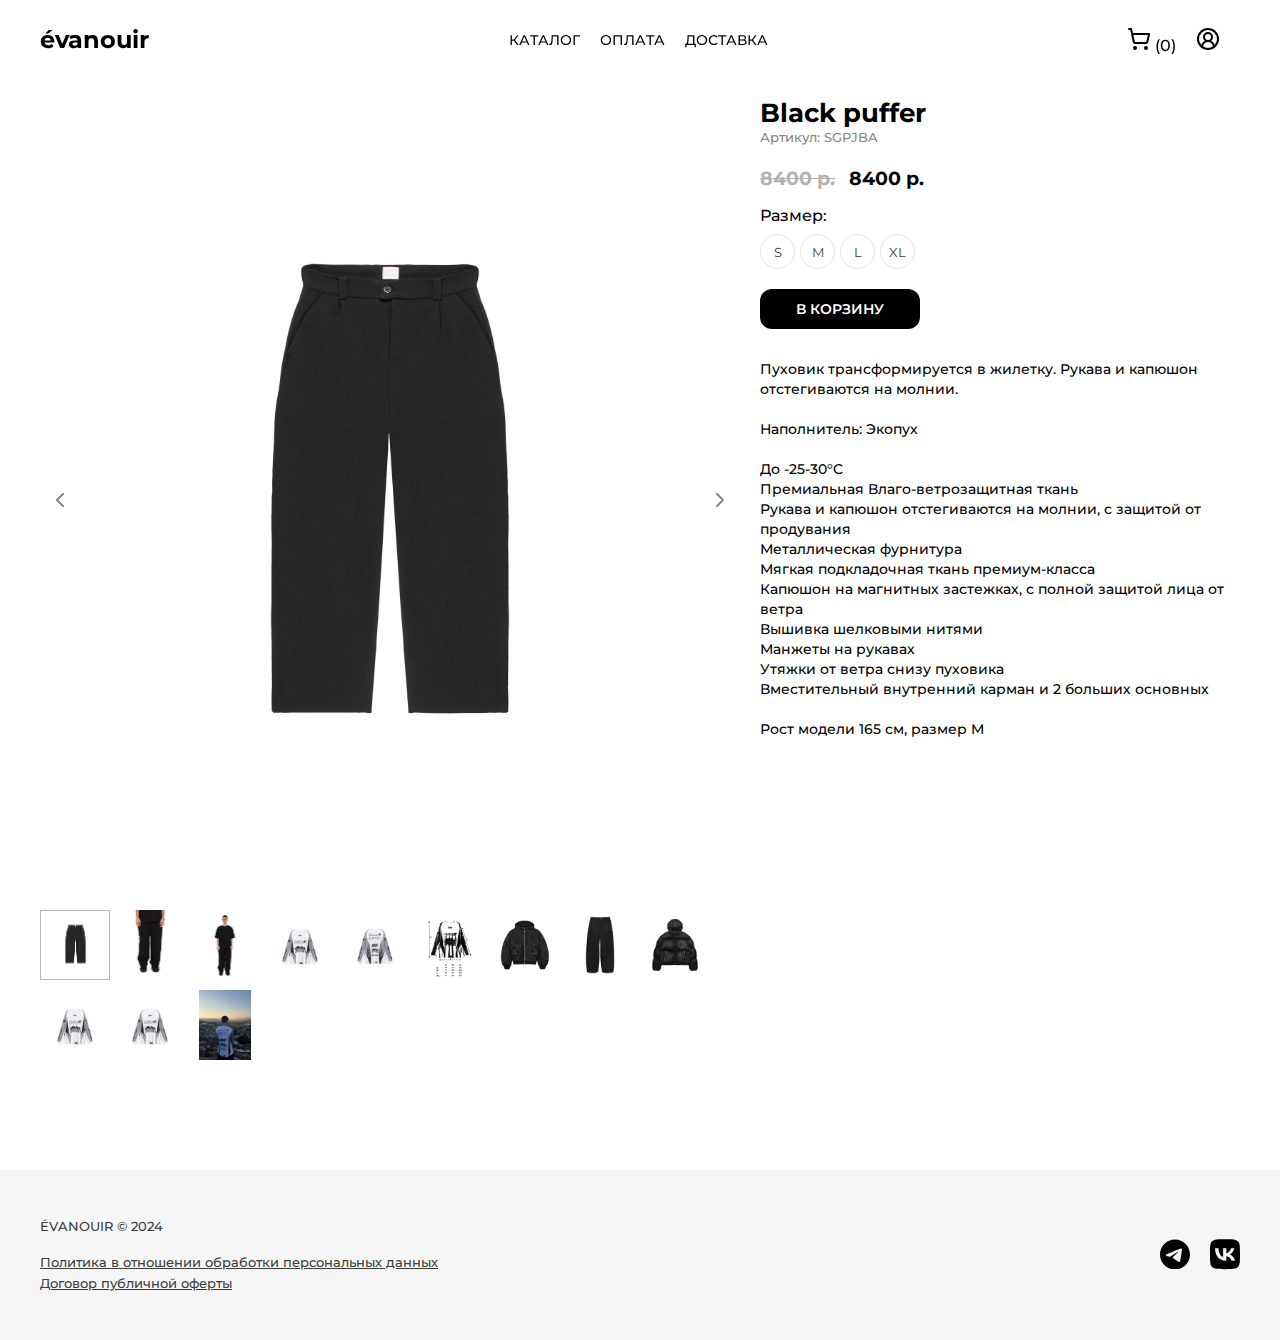
<file: show-details.html>
<!DOCTYPE html>
<html lang="ru">

<head>
	<meta charset="UTF-8">
	<meta http-equiv="X-UA-Compatible" content="IE=edge">
	<meta name="viewport" content="width=device-width, initial-scale=1.0, user-scalabel=0">
	<meta name="description" content="Бренд одежды évanouir, Худи, Футболки, Лонгсливы, Шарфы">
	<meta name="keywords" content="évanouir, evanouir, одежда, худи, футболка, шарф">
	<link href="https://fonts.googleapis.com/css?family=Montserrat:regular,500,600,700,900&display=swap"
		rel="stylesheet" />
	<link rel="shortcut icon" href="assets/images/favicon.ico" type="image/x-icon">
	<link rel="stylesheet" href="assets/css/style.css">
	<title>évanouir</title>
</head>

<body>
	<div class="wrapper">
		<header class="header">
			<div class="header__main-menu main-menu">
				<div class="main-menu__container _container">
					<div class="main-menu__logo logo">
						<a href="index.html" class="logo__link">évanouir</a>
					</div>
					<nav class="main-menu__tab tab-header">
						<ul class="tab-header__list">
							<li class="tab-header__item">
								<div class="tab-header__link-wrapper">
									<a href="index.html" class="tab-header__link">КАТАЛОГ</a>
								</div>
							</li>
							<li class="tab-header__item">
								<div class="tab-header__link-wrapper">
									<a href="payment.html" class="tab-header__link">ОПЛАТА</a>
								</div>
							</li>
							<li class="tab-header__item">
								<div class="tab-header__link-wrapper">
									<a href="shipping.html" class="tab-header__link">ДОСТАВКА</a>
								</div>
							</li>
						</ul>
					</nav>
					<nav class="main-menu__menu menu">
						<ul class="menu__list">
							<li class="menu__item">
								<div class="menu__link link">
									<div class="link__button cart-button">
										<svg width="24" height="24" viewBox="0 0 24 24" fill="none"
											xmlns="http://www.w3.org/2000/svg">
											<path
												d="M8 22C8.55228 22 9 21.5523 9 21C9 20.4477 8.55228 20 8 20C7.44772 20 7 20.4477 7 21C7 21.5523 7.44772 22 8 22Z"
												stroke="black" stroke-width="2" stroke-linecap="round"
												stroke-linejoin="round" />
											<path
												d="M19 22C19.5523 22 20 21.5523 20 21C20 20.4477 19.5523 20 19 20C18.4477 20 18 20.4477 18 21C18 21.5523 18.4477 22 19 22Z"
												stroke="black" stroke-width="2" stroke-linecap="round"
												stroke-linejoin="round" />
											<path
												d="M2.05005 2.04999H4.05005L6.71005 14.47C6.80763 14.9248 7.06072 15.3315 7.42576 15.6198C7.7908 15.9082 8.24495 16.0603 8.71005 16.05H18.49C18.9452 16.0493 19.3865 15.8933 19.7411 15.6078C20.0956 15.3224 20.3422 14.9245 20.4401 14.48L22.09 7.04999H5.12005"
												stroke="black" stroke-width="2" stroke-linecap="round"
												stroke-linejoin="round" />
										</svg>
										<span class="cart-button__counter">0</span>
									</div>
								</div>
							</li>
							<li class="menu__item">
								<div class="menu__link link">
									<div class="link__button profile-button">
										<svg width="24" height="24" viewBox="0 0 24 24" fill="none"
											xmlns="http://www.w3.org/2000/svg">
											<path
												d="M18 20C18 18.4087 17.3679 16.8826 16.2426 15.7574C15.1174 14.6321 13.5913 14 12 14C10.4087 14 8.88258 14.6321 7.75736 15.7574C6.63214 16.8826 6 18.4087 6 20"
												stroke="black" stroke-width="2" stroke-linecap="round"
												stroke-linejoin="round" />
											<path
												d="M12 14C14.2091 14 16 12.2091 16 10C16 7.79086 14.2091 6 12 6C9.79086 6 8 7.79086 8 10C8 12.2091 9.79086 14 12 14Z"
												stroke="black" stroke-width="2" stroke-linecap="round"
												stroke-linejoin="round" />
											<path
												d="M12 22C17.5228 22 22 17.5228 22 12C22 6.47715 17.5228 2 12 2C6.47715 2 2 6.47715 2 12C2 17.5228 6.47715 22 12 22Z"
												stroke="black" stroke-width="2" stroke-linecap="round"
												stroke-linejoin="round" />
										</svg>
									</div>
								</div>
							</li>
							<li class="menu__item">
								<div class="menu__link link">
									<div class="link__button burger-menu">
										<svg width="24" height="24" viewBox="0 0 24 24" fill="none" xmlns="http://www.w3.org/2000/svg">
											<path d="M1 6H23" stroke="black" stroke-width="2" stroke-linecap="round" stroke-linejoin="round"/>
											<path d="M1 12H23" stroke="black" stroke-width="2" stroke-linecap="round" stroke-linejoin="round"/>
											<path d="M1 12H23" stroke="black" stroke-width="2" stroke-linecap="round" stroke-linejoin="round"/>
											<path d="M1 18H23" stroke="black" stroke-width="2" stroke-linecap="round" stroke-linejoin="round"/>
										</svg>				
									</div>
								</div>
							</li>
						</ul>
					</nav>
				</div>
			</div>
			<div class="header__drawer drawer">
				<div class="drawer__container">
					<div class="drawer__body">
						<div class="drawer__header-block header-block">
							<h2 class="header-block__title">Корзина</h2>
							<div class="header-block__cancel _button-svg">
								<svg width="24" height="24" viewBox="0 0 24 24" fill="none" xmlns="http://www.w3.org/2000/svg">
									<path d="M18 6L6 18" stroke="#3d3d3d" stroke-width="2" stroke-linecap="round" stroke-linejoin="round"/>
									<path d="M6 6L18 18" stroke="#3d3d3d" stroke-width="2" stroke-linecap="round" stroke-linejoin="round"/>
								</svg>													
							</div>
						</div>
						<div class="drawer__items">
							<div class="drawer__column">
								<div class="drawer__item-cart item-cart">
									<a href="show-details.html" class="item-cart__link">
										<div class="item-cart__wrapper">
											<div class="item-cart__image _ibg">
												<img src="assets/images/photos/bomber1.png" alt="bomber">
											</div>
											<div class="item-cart__content">
												<h3 class="item-cart__title">Bomber</h3>
												<p class="item-cart__info">
													<span class="item-cart__price">6200 р.</span>
												</p>
											</div>
										</div>
									</a>
									<div class="item-cart__remove _button-svg">
										<svg width="24" height="24" viewBox="0 0 24 24" fill="none" xmlns="http://www.w3.org/2000/svg">
											<path d="M18 6L6 18" stroke="#3d3d3d" stroke-width="2" stroke-linecap="round" stroke-linejoin="round"/>
											<path d="M6 6L18 18" stroke="#3d3d3d" stroke-width="2" stroke-linecap="round" stroke-linejoin="round"/>
										</svg>													
									</div>
								</div>
							</div>
						</div>
						<div class="drawer__amount-block amount-block-drawer">
							<div class="amount-block-drawer__total">
								<span class="amount-block-drawer__text">Итого:</span>
								<span class="amount-block-drawer__amount">12400 р.</span>
							</div>
							<a href="cart.html" class="amount-block-drawer__button _button">Оформить заказ</a>
						</div>
					</div>
				</div>
			</div>
		</header>
		<main class="main">
			<div class="main__closer"></div>
			<div class="main__tab tab-main">
				<div class="tab-main__container _container">
					<div class="tab-main__body">
						<nav class="tab-main__content">
							<ul class="tab-main__list">
								<li class="tab-main__item">
									<div class="tab-main__link-wrapper">
										<a href="index.html" class="tab-main__link">КАТАЛОГ</a>
									</div>
								</li>
								<li class="tab-main__item">
									<div class="tab-main__link-wrapper">
										<a href="payment.html" class="tab-main__link">ОПЛАТА</a>
									</div>
								</li>
								<li class="tab-main__item">
									<div class="tab-main__link-wrapper">
										<a href="shipping.html" class="tab-main__link">ДОСТАВКА</a>
									</div>
								</li>
							</ul>
						</nav>
						<div class="tab-main__footer">
							<span class="tab-main__copyright">ÉVANOUIR © 2024</span>
							<div class="tab-main__socials">
								<div class="tab-main__social">
									<svg xmlns="http://www.w3.org/2000/svg" viewBox="0 0 496 512">
										<path d="M248 8C111 8 0 119 0 256S111 504 248 504 496 393 496 256 385 8 248 8zM363 176.7c-3.7 39.2-19.9 134.4-28.1 178.3-3.5 18.6-10.3 24.8-16.9 25.4-14.4 1.3-25.3-9.5-39.3-18.7-21.8-14.3-34.2-23.2-55.3-37.2-24.5-16.1-8.6-25 5.3-39.5 3.7-3.8 67.1-61.5 68.3-66.7 .2-.7 .3-3.1-1.2-4.4s-3.6-.8-5.1-.5q-3.3 .7-104.6 69.1-14.8 10.2-26.9 9.9c-8.9-.2-25.9-5-38.6-9.1-15.5-5-27.9-7.7-26.8-16.3q.8-6.7 18.5-13.7 108.4-47.2 144.6-62.3c68.9-28.6 83.2-33.6 92.5-33.8 2.1 0 6.6 .5 9.6 2.9a10.5 10.5 0 0 1 3.5 6.7A43.8 43.8 0 0 1 363 176.7z"/>
									</svg>
								</div>
								<div class="tab-main__social">
									<svg xmlns="http://www.w3.org/2000/svg" viewBox="0 0 448 512">
										<path d="M31.5 63.5C0 95 0 145.7 0 247V265C0 366.3 0 417 31.5 448.5C63 480 113.7 480 215 480H233C334.3 480 385 480 416.5 448.5C448 417 448 366.3 448 265V247C448 145.7 448 95 416.5 63.5C385 32 334.3 32 233 32H215C113.7 32 63 32 31.5 63.5zM75.6 168.3H126.7C128.4 253.8 166.1 290 196 297.4V168.3H244.2V242C273.7 238.8 304.6 205.2 315.1 168.3H363.3C359.3 187.4 351.5 205.6 340.2 221.6C328.9 237.6 314.5 251.1 297.7 261.2C316.4 270.5 332.9 283.6 346.1 299.8C359.4 315.9 369 334.6 374.5 354.7H321.4C316.6 337.3 306.6 321.6 292.9 309.8C279.1 297.9 262.2 290.4 244.2 288.1V354.7H238.4C136.3 354.7 78 284.7 75.6 168.3z"/>
									</svg>
								</div>
							</div>
						</div>
					</div>					
				</div>
			</div>
			<div class="main__product-info product-info">
				<div class="product-info__container _container">
					<div class="product-info__images images">
						<div class="images__body">
							<div class="images__gallery gallery">
								<div class="gallery__image active _ibg">
									<img src="assets/images/photos/os/classique_pants-1.jpg" alt="puffer">
								</div>
								<div class="gallery__image _ibg">
									<img src="assets/images/photos/os/classique_pants-2.jpg" alt="puffer">
								</div>
								<div class="gallery__image _ibg">
									<img src="assets/images/photos/os/classique_pants-3.jpg" alt="puffer">
								</div>
								<div class="gallery__image _ibg">
									<img src="assets/images/photos/os/jersey-1.jpg" alt="puffer">
								</div>
								<div class="gallery__image _ibg">
									<img src="assets/images/photos/os/jersey-2.jpg" alt="puffer">
								</div>
								<div class="gallery__image _ibg">
									<img src="assets/images/photos/os/jersey-3.jpg" alt="puffer">
								</div>
								<div class="gallery__image _ibg">
									<img src="assets/images/photos/mes/bomber1.png" alt="puffer">
								</div>
								<div class="gallery__image _ibg">
									<img src="assets/images/photos/mes/cargo_pants_black1.png" alt="puffer">
								</div>
								<div class="gallery__image _ibg">
									<img src="assets/images/photos/mes/puffer-jacket_black1.jpg" alt="puffer">
								</div>
								<div class="gallery__image _ibg">
									<img src="assets/images/photos/os/jersey-1.jpg" alt="puffer">
								</div>
								<div class="gallery__image _ibg">
									<img src="assets/images/photos/os/jersey-1.jpg" alt="puffer">
								</div>
								<div class="gallery__image _ibg">
									<img src="assets/images/photos/os/jersey-4.jpg" alt="puffer">
								</div>
							</div>
							<div class="images__carousel carousel">
								<button class="carousel__button _arrow-prev" type="button">
									<svg width="24" height="24" viewBox="0 0 24 24" fill="none"
										xmlns="http://www.w3.org/2000/svg">
										<path d="M15 18L9 12L15 6" stroke="black" stroke-width="2"
											stroke-linecap="round" stroke-linejoin="round" />
									</svg>
								</button>
								<div class="carousel__main-images main-images">
									<div class="main-images__image active _ibg">
										<img src="assets/images/photos/os/classique_pants-1.jpg" alt="puffer">
									</div>
									<div class="main-images__image _ibg">
										<img src="assets/images/photos/os/classique_pants-2.jpg" alt="puffer">
									</div>
									<div class="main-images__image _ibg">
										<img src="assets/images/photos/os/classique_pants-3.jpg" alt="puffer">
									</div>
									<div class="main-images__image _ibg">
										<img src="assets/images/photos/os/jersey-4.jpg" alt="puffer">
									</div>
									<div class="main-images__image _ibg">
										<img src="assets/images/photos/mes/bomber1.png" alt="puffer">
									</div>
									<div class="main-images__image _ibg">
										<img src="assets/images/photos/mes/cargo_pants_black1.png" alt="puffer">
									</div>
									<div class="main-images__image _ibg">
										<img src="assets/images/photos/mes/puffer-jacket_black1.jpg" alt="puffer">
									</div>
									<div class="main-images__image _ibg">
										<img src="assets/images/photos/mes/puffer_black1.jpg" alt="puffer">
									</div>
								</div>
								<button class="carousel__button _arrow-next" type="button">
									<svg width="24" height="24" viewBox="0 0 24 24" fill="none"
										xmlns="http://www.w3.org/2000/svg">
										<path d="M9 18L15 12L9 6" stroke="black" stroke-width="2" stroke-linecap="round"
											stroke-linejoin="round" />
									</svg>
								</button>
							</div>
						</div>
					</div>
					<div class="product-info__details details">
						<div class="details__body">
							<div class="details__header-block header-block">
								<h2 class="header-block__title">Black puffer</h2>
								<div class="header-block__subtitle subtitle">
									<span class="subtitle__article">Артикул:</span>
									<span class="subtitle__article-num">SGPJBA</span>
								</div>
							</div>
							<div class="details__content">
								<div class="details__price-block">
									<span class="details__price disabled">8400 р.</span>
									<span class="details__price">8400 р.</span>
								</div>
								<div class="details__size-block size-block">
									<span class="size-block__title">Размер:</span>
									<ul class="size-block__list">
										<li class="size-block__button-wrapper">
											<button class="size-block__button" type="button">S</button>
										</li>
										<li class="size-block__button-wrapper">
											<button class="size-block__button" type="button">M</button>
										</li>
										<li class="size-block__button-wrapper">
											<button class="size-block__button" type="button">L</button>
										</li>
										<li class="size-block__button-wrapper">
											<button class="size-block__button" type="button">XL</button>
										</li>
									</ul>
								</div>
								<button class="details__cart-button _button" type="submit"></button>
								<div class="details__description">
									<p>Пуховик трансформируется в жилетку. Рукава и капюшон отстегиваются на молнии.<br><br>
									Наполнитель: Экопух<br><br>
									До -25-30°C<br>
									Премиальная Влаго-ветрозащитная ткань<br>
									Рукава и капюшон отстегиваются на молнии, с защитой от продувания<br>
									Металлическая фурнитура<br>
									Мягкая подкладочная ткань премиум-класса<br>
									Капюшон на магнитных застежках, с полной защитой лица от ветра<br>
									Вышивка шелковыми нитями<br>
									Манжеты на рукавах<br>
									Утяжки от ветра снизу пуховика<br>
									Вместительный внутренний карман и 2 больших основных<br><br>
									Рост модели 165 см, размер M</p>
	
									<!-- <p>Пуховик трансформируется в жилетку. Рукава и капюшон отстегиваются на молнии.
										Наполнитель: Экопух
										До -25-30°C
										Премиальная Влаго-ветрозащитная ткань
										Рукава и капюшон отстегиваются на молнии, с защитой от продувания
										Металлическая фурнитура
										Мягкая подкладочная ткань премиум-класса
										Капюшон на магнитных застежках, с полной защитой лица от ветра
										Вышивка шелковыми нитями
										Манжеты на рукавах
										Утяжки от ветра снизу пуховика
										Вместительный внутренний карман и 2 больших основных
										Рост модели 165 см, размер M</p> -->
								</div>
							</div>
						</div>
					</div>
				</div>
			</div>
		</main>
		<footer class="footer">
			<div class="footer__wrapper">
				<div class="footer__container _container">
					<div class="footer__body">
						<div class="footer__info">
							<span class="footer__copyright">ÉVANOUIR © 2024</span>
							<div class="footer__links">
								<a href="privacy-policy.html" class="footer__link">Политика в отношении обработки персональных данных</a>
								<a href="public-offer.html" class="footer__link">Договор публичной оферты</a>
							</div>
						</div>
						<div class="footer__socials">
							<a href="#" class="footer__social">
								<svg xmlns="http://www.w3.org/2000/svg" viewBox="0 0 496 512">
									<path d="M248 8C111 8 0 119 0 256S111 504 248 504 496 393 496 256 385 8 248 8zM363 176.7c-3.7 39.2-19.9 134.4-28.1 178.3-3.5 18.6-10.3 24.8-16.9 25.4-14.4 1.3-25.3-9.5-39.3-18.7-21.8-14.3-34.2-23.2-55.3-37.2-24.5-16.1-8.6-25 5.3-39.5 3.7-3.8 67.1-61.5 68.3-66.7 .2-.7 .3-3.1-1.2-4.4s-3.6-.8-5.1-.5q-3.3 .7-104.6 69.1-14.8 10.2-26.9 9.9c-8.9-.2-25.9-5-38.6-9.1-15.5-5-27.9-7.7-26.8-16.3q.8-6.7 18.5-13.7 108.4-47.2 144.6-62.3c68.9-28.6 83.2-33.6 92.5-33.8 2.1 0 6.6 .5 9.6 2.9a10.5 10.5 0 0 1 3.5 6.7A43.8 43.8 0 0 1 363 176.7z"/>
								</svg>
							</a>
							<a href="#" class="footer__social">
								<svg xmlns="http://www.w3.org/2000/svg" viewBox="0 0 448 512">
									<path d="M31.5 63.5C0 95 0 145.7 0 247V265C0 366.3 0 417 31.5 448.5C63 480 113.7 480 215 480H233C334.3 480 385 480 416.5 448.5C448 417 448 366.3 448 265V247C448 145.7 448 95 416.5 63.5C385 32 334.3 32 233 32H215C113.7 32 63 32 31.5 63.5zM75.6 168.3H126.7C128.4 253.8 166.1 290 196 297.4V168.3H244.2V242C273.7 238.8 304.6 205.2 315.1 168.3H363.3C359.3 187.4 351.5 205.6 340.2 221.6C328.9 237.6 314.5 251.1 297.7 261.2C316.4 270.5 332.9 283.6 346.1 299.8C359.4 315.9 369 334.6 374.5 354.7H321.4C316.6 337.3 306.6 321.6 292.9 309.8C279.1 297.9 262.2 290.4 244.2 288.1V354.7H238.4C136.3 354.7 78 284.7 75.6 168.3z"/>
								</svg>
							</a>
						</div>
					</div>
				</div>
			</div>
		</footer>
	</div>
	<script src="assets/js/jquery.v3.6.0.min.js"></script>
	<script src="assets/js/main.js"></script>
</body>

</html>
</file>
<file: assets/css/style.css>
@charset "UTF-8";
* {
  padding: 0;
  margin: 0;
  border: 0;
}

*, *:before, *:after {
  box-sizing: border-box;
}

:focus, :active {
  outline: none;
}

a:focus, a:active {
  outline: none;
}

nav, footer, header, aside {
  display: block;
}

html, body {
  height: 100%;
  width: 100%;
  font-size: 100%;
  line-height: 1;
  font-size: 14px;
  -ms-text-size-adjust: 100%;
  -moz-text-size-adjust: 100%;
  -webkit-text-size-adjust: 100%;
}

input, button, textarea {
  font-family: inherit;
}

input::-ms-clear {
  display: none;
}

input::-webkit-outer-spin-button,
input::-webkit-inner-spin-button {
  -webkit-appearance: none;
  margin: 0;
}

input[type=number] {
  -moz-appearance: textfield;
}

button {
  cursor: pointer;
}

button::-moz-focus-inner {
  padding: 0;
  border: 0;
}

a, a:visited {
  text-decoration: none;
}

a:hover {
  text-decoration: none;
}

ul li {
  list-style: none;
}

img {
  vertical-align: top;
}

h1, h2, h3, h4, h5, h6 {
  font-size: inherit;
  font-weight: 400;
}

.main-menu {
  position: fixed;
  width: 100%;
  left: 0;
  top: 0;
  z-index: 80;
  -webkit-backdrop-filter: blur(5px);
          backdrop-filter: blur(5px);
}
.main-menu__container {
  display: flex;
  min-height: 80px;
  align-items: center;
  justify-content: space-between;
}
@media (max-width: 479px) {
  .main-menu__container {
    min-height: 70px;
  }
  .main-menu__menu {
    padding: 0px 0px 0px 20px;
  }
}

.logo__link {
  font-size: 24px;
  font-weight: 700;
  color: inherit;
}

.tab-header__list {
  font-size: 14px;
  display: flex;
  flex-direction: row;
}
@media (max-width: 900px) {
  .tab-header__list {
    display: none;
  }
}
.tab-header__item:not(:last-child) {
  margin: 0px 20px 0px 0px;
}
.tab-header__link {
  color: #000000;
}
.tab-header__link:hover {
  color: #797979;
}
.tab-header__link.active {
  color: #797979;
  border-bottom: 1px #797979 solid;
}

.menu__list {
  display: flex;
  flex-wrap: nowrap;
  white-space: nowrap;
}
.menu__item:not(:last-child) {
  margin: 0 20px 0 0;
}
@media (max-width: 479px) {
  .menu__item:not(:last-child) {
    margin: 0 10px 0 0;
  }
}

.link {
  color: inherit;
  z-index: 90;
}
.link__button {
  transition: all 0.2s ease;
  cursor: pointer;
}
.link__button:hover {
  color: #b2b2b2;
  transition: all 0.2s ease;
}
.link__button path {
  transition: all 0.2s ease;
}
.link__button:hover path {
  stroke: #b2b2b2;
}

.cart-button__counter::before {
  content: "(";
}
.cart-button__counter::after {
  content: ")";
}

.burger-menu {
  margin: 0px 0px 0px 10px;
}
@media (min-width: 900px) {
  .burger-menu {
    display: none;
  }
}
.burger-menu path {
  transition: transform 0.25s;
}
.burger-menu.active path:nth-of-type(1) {
  display: none;
}
.burger-menu.active path:nth-of-type(2) {
  transform: rotate(-45deg);
  transform-origin: 50% 50%;
}
.burger-menu.active path:nth-of-type(3) {
  transform: rotate(45deg);
  transform-origin: 50% 50%;
}
.burger-menu.active path:nth-of-type(4) {
  display: none;
}

/*------------------------------------*/
/*---------------Drawer---------------*/
/*------------------------------------*/
.drawer {
  position: fixed;
  width: 500px;
  height: 100%;
  right: 0;
  top: 0;
  z-index: 99;
  transform: translateX(120%);
  transition: 0.4s;
  overflow-y: scroll;
  -ms-overflow-style: none;
}
.drawer::-webkit-scrollbar {
  width: 0;
}
.drawer__container {
  position: absolute;
  width: 100%;
  min-height: 100%;
  right: 0;
  padding: 0 15px;
  background-color: #ffffff;
}
.drawer__body {
  display: flex;
  flex-direction: column;
  padding: 30px 20px;
  min-height: 100vh;
}
.drawer__header-block {
  display: flex;
  flex-direction: row;
  justify-content: space-between;
  align-items: center;
  min-height: 50px;
  margin: 0px 0px 10px 0px;
}
.drawer__items {
  flex: 1 1 auto;
}
.drawer__items.disabled {
  display: none;
}
.drawer__column {
  margin: 0px 0px 20px 0px;
}
@media (max-width: 900px) {
  .drawer__header-block {
    min-height: 70px;
  }
}
@media (max-width: 700px) {
  .drawer {
    width: 100%;
    padding: 0;
  }
}
@media (max-width: 400px) {
  .drawer__body {
    padding: 20px 20px;
  }
}
.drawer.active {
  transform: translateX(0%);
}

/*---------------Item cart---------------*/
.item-cart {
  display: flex;
  flex-direction: row;
  justify-content: space-between;
  align-items: center;
}
.item-cart__wrapper {
  display: flex;
  flex-direction: row;
  align-items: center;
}
.item-cart__link {
  width: 100%;
  margin: 0px 20px 0px 0px;
}
.item-cart__image {
  display: block;
  width: 100px;
  height: 100px;
  margin: 0px 15px 0px 0px;
}
.item-cart__content {
  color: #000000;
}
.item-cart__title {
  font-size: 16px;
  font-weight: 600;
}
.item-cart__info {
  font-size: 14px;
  padding: 10px 0px 0px 0px;
}
.item-cart__price.disabled {
  display: none;
}
.item-cart__controls {
  display: flex;
  justify-content: space-between;
}
.item-cart__quantity {
  margin: 0px 40px 0px 0px;
}
@media (max-width: 550px) {
  .item-cart {
    flex-direction: column;
  }
  .item-cart__wrapper {
    justify-content: center;
  }
  .item-cart__quantity {
    margin: 0px 30px 0px 0px;
  }
  .item-cart__controls {
    margin: 15px 0px 0px 0px;
  }
}
@media (max-width: 700px) {
  .item-cart__image {
    width: 120px;
    height: 120px;
  }
  .item-cart__title {
    font-size: 18px;
  }
  .item-cart__info {
    font-size: 16px;
  }
}

/*---------------Amount---------------*/
.amount-block-drawer {
  min-width: 240px;
}
.amount-block-drawer__total {
  display: flex;
  justify-content: space-between;
  font-size: 22px;
  padding: 0px 0px 30px 0px;
}
.amount-block-drawer__amount.disabled {
  text-decoration: line-through;
  color: #b2b2b2;
}
.amount-block-drawer__amount:not(:last-child) {
  margin: 0px 10px 0px 0px;
}
.amount-block-drawer__discount.disabled {
  display: none;
}
.amount-block-drawer__button {
  padding: 10px 15px;
  height: 50px;
  width: 100%;
  border-radius: 12px;
  background: #000000;
  font-size: 19px;
  color: #ffffff;
}
.amount-block-drawer.disabled {
  display: none;
}
@media (max-width: 900px) {
  .amount-block-drawer {
    padding: 20px 0px 0px 0px;
  }
}

.drawer-message__content {
  top: 45%;
}

.footer {
  padding: 100px 0px 0px 0px;
}
.footer__wrapper {
  background-color: rgba(221, 221, 221, 0.2509803922);
}
.footer__body {
  display: flex;
  justify-content: space-between;
  align-items: center;
  font-size: 13px;
  color: #3d3d3d;
  padding: 50px 0px;
}
.footer__links {
  display: flex;
  flex-direction: column;
  text-decoration: underline;
  margin: 15px 0px 0px 0px;
}
.footer__link {
  color: inherit;
  margin: 8px 0px 0px 0px;
}
.footer__socials {
  display: flex;
  align-items: center;
}
.footer__social {
  width: 30px;
}
.footer__social:not(:last-child) {
  margin: 0px 20px 0px 0px;
}
@media (max-width: 700px) {
  .footer__body {
    flex-direction: column;
  }
  .footer__socials {
    margin: 30px 0px 0px 0px;
  }
}

.quantity {
  display: flex;
  flex-direction: row;
}
.quantity__value {
  width: 50px;
  text-align: center;
}

.slider__range {
  height: 5px;
  position: relative;
  background-color: #f5f5f5;
  border-radius: 2px;
}
.slider__selected {
  height: 100%;
  left: 1px;
  right: 1px;
  position: absolute;
  border-radius: 5px;
  background-color: #000000;
}
.slider__input {
  position: relative;
}
.slider__dot {
  position: absolute;
  width: 100%;
  height: 5px;
  top: -5px;
  background: none;
  pointer-events: none;
  -webkit-appearance: none;
  -moz-appearance: none;
}
.slider__dot::-webkit-slider-thumb {
  height: 15px;
  width: 15px;
  border-radius: 50%;
  border: 3px solid #000000;
  background-color: #f5f5f5;
  pointer-events: auto;
  -webkit-appearance: none;
}
.slider__dot::-moz-range-thumb {
  height: 10px;
  width: 10px;
  border-radius: 50%;
  border: 3px solid #000000;
  background-color: #f5f5f5;
  pointer-events: auto;
  -moz-appearance: none;
}
.slider__price {
  margin: 25px 0px 0px 0px;
  width: 100%;
  display: flex;
  justify-content: center;
  align-items: center;
}
.slider__separator {
  padding: 0px 5px;
}
.slider__value {
  width: 30%;
  text-align: center;
  border: 1px solid #f1f1f1;
  font-size: 14px;
}
@media (max-width: 900px) {
  .slider__range {
    height: 6px;
  }
  .slider__dot {
    top: -6px;
  }
  .slider__dot::-webkit-slider-thumb {
    height: 19px;
    width: 19px;
  }
  .slider__dot::-moz-range-thumb {
    height: 14px;
    width: 14px;
  }
  .slider__separator {
    padding: 0px 10px;
  }
  .slider__value {
    border: 2px solid #f1f1f1;
    font-size: 16px;
  }
}

.main__content.disabled {
  display: none;
}
.cart {
  padding: 100px 0px 0px 0px;
}
.cart__body {
  display: flex;
  flex-direction: column;
  padding: 30px 0;
}
.table {
  width: 100%;
  border-collapse: collapse;
  margin: 0px 0px 30px 0px;
}
.table__row {
  border: 1px solid rgba(170, 170, 170, 0.2509803922);
}
.table__column {
  padding: 15px;
}
@media (max-width: 750px) {
  .table__header {
    display: none;
  }
  .table__row {
    text-align: center;
  }
  .table__column {
    display: inline-block;
  }
  .table__column:nth-child(1) {
    width: 100%;
  }
}

.column {
  position: relative;
}
.column__wrapper {
  display: flex;
  flex-direction: row;
  align-items: center;
}
.column__image {
  padding: 0px 15px 0px 0px;
  width: 100px;
  height: 100px;
}
.column__product {
  color: #000000;
  font-size: 15px;
  font-weight: 600;
}
.column__price {
  display: block;
}
.column__price.disabled {
  text-decoration: line-through;
  color: #b2b2b2;
}
.column__price:not(:last-child) {
  margin: 0px 0px 10px 0px;
}
.column__subtotal {
  display: block;
}
.column__subtotal.disabled {
  text-decoration: line-through;
  color: #b2b2b2;
}
.column__subtotal:not(:last-child) {
  margin: 0px 0px 10px 0px;
}
@media (max-width: 750px) {
  .column__wrapper {
    flex-direction: column;
  }
  .column__image {
    width: 50%;
    height: 50%;
  }
  .column__product {
    font-size: 22px;
    margin: 15px 0px 0px 0px;
  }
}

/*-------------------------------------------*/
/*---------------Make an order---------------*/
/*-------------------------------------------*/
.subcart {
  display: flex;
  justify-content: end;
}
@media (max-width: 750px) {
  .subcart {
    align-items: center;
    flex-direction: column;
  }
}

.promo-block {
  display: flex;
  flex-direction: row;
  margin: 0px 20px 0px 0px;
}
.promo-block__input {
  border: 1px solid rgba(121, 121, 121, 0.7176470588);
  text-align: center;
  margin: 0px 10px 0px 0px;
  width: 180px;
  height: 45px;
  font-size: 15px;
}
.promo-block__button {
  padding: 10px 30px;
  width: 150px;
  height: 45px;
  background: #000000;
  font-size: 15px;
  font-weight: 600;
  color: #ffffff;
}
@media (max-width: 600px) {
  .promo-block {
    flex-direction: column;
    margin: 0;
  }
  .promo-block__input {
    margin: 0;
    width: 180px;
  }
  .promo-block__button {
    margin: 10px 0px 0px 0px;
    width: 180px;
  }
}

.amount-block-subcart__total {
  font-size: 20px;
  font-weight: 600;
}
.amount-block-subcart__text {
  margin: 0px 5px 0px 0px;
}
.amount-block-subcart__amount.disabled {
  text-decoration: line-through;
  color: #b2b2b2;
}
.amount-block-subcart__amount:not(:last-child) {
  margin: 0px 10px 0px 0px;
}
@media (max-width: 400px) {
  .amount-block-subcart__total {
    display: flex;
    flex-direction: column;
  }
  .amount-block-subcart__text {
    margin: 0px 0px 5px 0px;
  }
  .amount-block-subcart__amount:not(:last-child) {
    margin: 0px 0px 5px 0px;
  }
}

/*---------------Info---------------*/
.make-order__subtitle {
  font-size: 20px;
  font-weight: 600;
}
.make-order__body {
  padding: 30px 0px;
}
.make-order__row {
  display: flex;
  flex-direction: row;
  padding: 20px 0;
}
.make-order__column {
  display: flex;
  flex-direction: column;
}
@media (max-width: 600px) {
  .make-order__row {
    flex-direction: column;
  }
  .make-order__table:not(:last-child) {
    margin: 0px 0px 20px 0px;
  }
}
@media (max-width: 420px) {
  .make-order__table {
    width: 100%;
  }
}

.table-order {
  padding: 0px 20px 0px 0px;
}
.table-order__row {
  display: flex;
  justify-content: space-between;
  align-items: center;
  width: 100%;
}
.table-order__row:not(:last-child) {
  padding: 0px 0px 10px 0px;
}
.table-order__column-order:first-child {
  padding: 0px 10px 0px 0px;
}
@media (max-width: 600px) {
  .table-order {
    padding: 0;
  }
}
@media (max-width: 750px) {
  .table-order__column-order {
    width: 100%;
  }
}

.column-order {
  font-size: 15px;
}
.column-order__input {
  border-bottom: 1px solid rgba(154, 154, 154, 0.2509803922);
  padding: 7px;
  height: 30px;
  width: 100%;
  min-width: 120px;
  font-size: 15px;
}
@media (max-width: 750px) {
  .column-order__input {
    border: 1px solid rgba(154, 154, 154, 0.2509803922);
  }
}

/*---------------Check block---------------*/
.check-block {
  min-width: 200px;
}
.check-block__content {
  display: flex;
  flex-direction: row;
  align-items: center;
  border-color: #000000;
}
.check-block__content:not(:last-child) {
  margin: 0px 0px 10px 0px;
}
.check-block__radio {
  min-height: 20px;
  min-width: 20px;
  margin: 0px 10px 0px 0px;
  accent-color: #232323;
  cursor: pointer;
}
.check-block__title {
  cursor: pointer;
}

/*---------------Total block---------------*/
.total-block {
  font-size: 16px;
}
.total-block__content {
  display: flex;
  flex-direction: column;
  min-width: 220px;
}
.total-block__amount {
  margin: 0px 0px 5px 0px;
}
.total-block__total {
  font-size: 18px;
  font-weight: 700;
  margin: 10px 0px 0px 0px;
}
.total-block__button {
  margin: 10px 0;
  padding: 10px 30px;
  height: 50px;
  width: 210px;
  background: #000000;
  font-size: 15px;
  font-weight: 600;
  color: #FFFFFF;
}

.cart-message__content {
  top: 40%;
}

._arrow-prev {
  left: 5px;
}

._arrow-next {
  right: 5px;
}

/*------------------------------------------*/
/*---------------Show details---------------*/
/*------------------------------------------*/
/*---------------Product-info---------------*/
.product-info {
  padding: 100px 0px 0px 0px;
}
.product-info__container {
  display: flex;
  flex-direction: row;
}
.product-info__images {
  width: 60%;
}
.product-info__details {
  width: 40%;
}
@media (max-width: 800px) {
  .product-info__container {
    flex-direction: column;
  }
  .product-info__images {
    width: 100%;
  }
  .product-info__details {
    width: 100%;
  }
}

.images__body {
  display: flex;
  flex-direction: row;
  justify-content: center;
  flex-direction: column-reverse;
  padding: 0 20px 0 0;
}
@media (max-width: 800px) {
  .images__body {
    padding: 0px 0px 20px 0px;
  }
}

.gallery {
  display: flex;
  flex-direction: row;
  flex-wrap: wrap;
  margin: 10px 0px 0px 0px;
  width: 100%;
}
.gallery__image {
  width: 70px;
  height: 70px;
  margin: 0px 5px 10px 0px;
  cursor: pointer;
}
.gallery__image.active {
  border: 1px solid rgba(74, 74, 74, 0.3882352941);
}
@media (max-width: 700px) {
  .gallery__image, .gallery__image-active {
    width: 80px;
    height: 80px;
    margin: 0px 5px 10px 0px;
  }
}

.carousel {
  position: relative;
}
.carousel__button {
  position: absolute;
  display: flex;
  justify-content: center;
  align-items: center;
  top: 50%;
  bottom: 0px;
  width: 30px;
  height: 30px;
  transform: translateY(-50%);
  background-color: transparent;
  z-index: 1;
}
.carousel__button:hover path {
  stroke: #b2b2b2;
}
.carousel__button path {
  stroke: #868686;
  transition: all 0.2s ease;
}
@media (max-width: 1000px) {
  .carousel {
    margin: 0;
  }
}
@media (max-width: 700px) {
  .carousel {
    width: 100%;
  }
}

.main-images {
  display: flex;
}
.main-images__image {
  display: none;
  width: 700px;
  height: 800px;
}
.main-images__image.active {
  display: block;
}
@media (max-width: 1100px) {
  .main-images__image {
    width: 100%;
    height: 100%;
  }
}

/*---------------Details---------------*/
.details {
  padding: 0px 0px 100px 0px;
}
.details__header-block {
  margin: 0px 0px 25px 0px;
}
.details__content:not(:last-child) {
  margin: 0px 0px 10px 0px;
}
.details__price {
  font-size: 19px;
  font-weight: 700;
}
.details__price.disabled {
  text-decoration: line-through;
  color: #b2b2b2;
}
.details__price:not(:last-child) {
  margin: 0px 10px 0px 0px;
}
.details__size-block {
  margin: 20px 0px;
}
.details__cart-button {
  text-transform: uppercase;
  margin: 10px 0;
  padding: 10px 10px;
  height: 40px;
  width: 160px;
  border-radius: 12px;
  background: #000000;
  font-size: 14px;
  font-weight: 600;
  color: #FFFFFF;
}
.details__cart-button:before {
  content: "В корзину";
}
.details__cart-button.in-cart {
  pointer-events: none;
  background: #9e9e9e;
  color: #e6e6e6;
}
.details__cart-button.in-cart:before {
  content: "Уже в корзине";
}
.details__cart-button.out-of-stock {
  pointer-events: none;
  background: #9e9e9e;
  color: #e6e6e6;
}
.details__cart-button.out-of-stock:before {
  content: "Нет в наличии";
}
.details__description {
  margin: 30px 0px 0px 0px;
  font-size: 14px;
  line-height: 20px;
}
.details__description:not(:last-child) {
  margin: 0px 0px 20px 0px;
}

.subtitle {
  font-size: 13px;
  color: #868686;
  margin: 5px 0px 0px 0px;
}
.size-block__list {
  display: flex;
  flex-direction: row;
  margin: 10px 0px;
}
.size-block__button.disabled {
  pointer-events: none;
  border: 1px solid #eeeeee;
  color: #dedede;
}
.size-block__button-wrapper:not(:last-child) {
  padding: 0px 5px 0px 0px;
}
.size-block__button {
  display: flex;
  justify-content: center;
  align-items: center;
  border: 1px solid #E5E5E5;
  color: #3d3d3d;
  background-color: #FFFFFF;
  width: 35px;
  height: 35px;
  border-radius: 100%;
  transition: all 0.2s ease;
}
.size-block__button:hover {
  background-color: #000000;
  color: #FFFFFF;
}
.size-block__button.active {
  background-color: #000000;
  color: #FFFFFF;
}

/*---------------Main---------------*/
.info {
  padding: 100px 0px 0px 0px;
}
.info__body {
  text-align: center;
}
.info-block__header-block {
  padding: 0px 0px 30px 0px;
}
.info-block__title {
  font-size: 25px;
  font-weight: 550;
}
.info-block__subtitle {
  font-size: 20px;
  font-weight: 510;
  padding: 0px 0px 15px 0px;
}
.info-block__text {
  line-height: 1.5;
  max-width: 600px;
  margin: 0px auto 30px auto;
}
.info-block__text:last-child {
  margin: 0px auto 0px auto;
}
.info-block__icons {
  display: flex;
  align-items: center;
  justify-content: space-around;
  flex-wrap: wrap;
  margin: 0px 0px 30px 0px;
}
@media (max-width: 700px) {
  .info-block__icon {
    margin: 0px 30px 30px 0px;
  }
}
.info-block:not(:last-child) {
  padding: 0px 0px 30px 0px;
}

.left-side {
  text-align: left;
}

.icon-visa {
  width: 100px;
  height: 30px;
}

.icon-mastercard {
  width: 90px;
  height: 70px;
}

.icon-mir {
  width: 100px;
  height: 30px;
}

.icon-sbp {
  width: 100px;
  height: 50px;
}

.main__error {
  width: -moz-fit-content;
  width: fit-content;
}

.error__content {
  position: absolute;
  top: 35%;
  left: 0;
  right: 0;
  min-width: 360px;
}
.error__column {
  display: flex;
  flex-direction: column;
  justify-content: center;
  align-items: center;
  text-align: center;
}
.error__title {
  font-size: 100px;
  margin: 0 0 10px 0;
}
.error__text {
  font-size: 30px;
  margin: 0 0 20px 0;
}
.error__link {
  font-size: 20px;
  color: #000000;
  padding: 3px 0;
  border-bottom: 1px #000000 solid;
}
.error__link:hover {
  color: #797979;
}
@media (max-width: 500px) {
  .error__title {
    font-size: 80px;
  }
  .error__text {
    font-size: 25px;
  }
  .error__link {
    font-size: 15px;
  }
}

/*-------------------------------------*/
/*---------------General---------------*/
/*-------------------------------------*/
body {
  font-family: Montserrat;
  color: #000000;
  font-size: 16px;
  font-weight: 500;
  background-color: #FFFFFF;
}

label, .filter__title {
  -webkit-touch-callout: none;
  -webkit-user-select: none;
  -moz-user-select: none;
  user-select: none;
}

.wrapper {
  min-height: 100%;
  min-width: 350px;
  overflow: hidden;
  display: flex;
  flex-direction: column;
}

._container {
  max-width: 1200px;
  padding: 0 15px;
  margin: 0 auto;
  box-sizing: content-box;
}
@media (max-width: 1200px) {
  ._container {
    padding: 0 40px;
  }
}
@media (max-width: 700px) {
  ._container {
    padding: 0 50px;
  }
}

._ibg {
  position: relative;
}
._ibg img {
  width: 100%;
  height: 100%;
  top: 0;
  left: 0;
  -o-object-fit: contain;
     object-fit: contain;
}

._button-svg {
  cursor: pointer;
  display: flex;
  justify-content: center;
  align-items: center;
  border: 1px solid #E5E5E5;
  color: #3d3d3d;
  background-color: #FFFFFF;
  width: 30px;
  height: 30px;
  border-radius: 10%;
  transition: all 0.2s ease;
}
._button-svg:hover {
  background-color: #000000;
  color: #FFFFFF;
}
._button-svg path {
  transition: all 0.2s ease;
}
._button-svg:hover path {
  stroke: #FFFFFF;
}

._button {
  cursor: pointer;
  display: flex;
  justify-content: center;
  align-items: center;
  -moz-column-gap: 10px;
       column-gap: 10px;
  transition: all 0.2s ease-in, color 0.2s ease-in;
}
._button:hover {
  color: #ffffff;
  box-shadow: 0px 0px 14px 2px rgba(0, 0, 0, 0.2196078431);
  background-color: #2d2d2d;
}

.header-block__title {
  font-size: 26px;
  font-weight: 700;
}
.header-block__cancel {
  border: none;
  border-radius: 100%;
}

/*----------------------------------*/
/*----------------Main--------------*/
/*----------------------------------*/
.main {
  flex: 1 1 auto;
}
.main__closer {
  position: fixed;
  width: 100%;
  height: 100%;
  top: 0;
  z-index: 98;
  background-color: rgba(0, 0, 0, 0.15);
  display: none;
}
.tab-main {
  display: none;
  position: fixed;
  background-color: #fcfcfc;
  height: 100%;
  width: 100%;
  z-index: 70;
  transform: translateY(-120%);
  transition: 0.4s;
}
.tab-main__content {
  position: absolute;
  top: 45%;
  left: 0;
  right: 0;
}
.tab-main__list {
  display: flex;
  flex-direction: column;
  font-size: 16px;
}
.tab-main__item {
  margin: 10px auto;
}
.tab-main__link {
  color: #000000;
}
.tab-main__link:hover {
  color: #797979;
}
.tab-main__link.active {
  color: #797979;
  border-bottom: 1px #797979 solid;
}
.tab-main__footer {
  position: absolute;
  bottom: 40px;
  left: 0;
  right: 0;
  text-align: center;
}
.tab-main__copyright {
  color: #3d3d3d;
  font-size: 13px;
}
.tab-main__socials {
  display: flex;
  justify-content: center;
  align-items: center;
  margin: 20px 0px 0px 0px;
}
.tab-main__social {
  width: 30px;
  cursor: pointer;
}
.tab-main__social:not(:last-child) {
  margin: 0px 20px 0px 0px;
}
@media (max-width: 900px) {
  .tab-main {
    display: block;
  }
}
.tab-main.active {
  transform: translateY(0%);
}

/*----------------Content--------------*/
.content {
  padding: 100px 0px 60px 0px;
}
.content__body {
  display: flex;
}
@media (max-width: 700px) {
  .content__body {
    display: block;
  }
}

/*----------------Preloader--------------*/
.preloader {
  display: flex;
  position: absolute;
  justify-content: center;
  align-items: center;
  min-width: 360px;
  top: 40%;
  left: 0;
  right: 0;
}
.preloader__spinner {
  width: 40px;
  height: 40px;
  border: 4px solid rgba(255, 255, 255, 0.1);
  border-left-color: #bbbbbb;
  border-radius: 50%;
  animation: spin 1s linear infinite;
}

@keyframes spin {
  to {
    transform: rotate(360deg);
  }
}
/*----------------Sidebar--------------*/
.sidebar__arrow {
  display: none;
  z-index: 60;
  transition: 0.4s;
  cursor: pointer;
  margin: 0px 0px 0px 10px;
}
.sidebar__arrow:hover {
  color: #b2b2b2;
  transition: all 0.2s ease;
}
.sidebar__arrow path {
  transition: all 0.2s ease;
}
.sidebar__arrow:hover path {
  stroke: #b2b2b2;
}
.sidebar__header-block {
  display: none;
}
.sidebar__content {
  overflow-y: scroll;
  -ms-overflow-style: none;
}
.sidebar__content::-webkit-scrollbar {
  width: 0;
}
.sidebar__content.active {
  transform: translateX(0%);
}
.sidebar__body {
  display: flex;
  flex-direction: column;
  background-color: #fcfcfc;
  padding: 15px 30px 15px 20px;
  margin: 0px 15px 0px 0px;
}
.sidebar__columns {
  display: flex;
  flex-direction: column;
}
.sidebar__column {
  width: 200px;
  margin: 0px 0px 20px 0px;
}
.sidebar__column:last-child {
  margin: 0px 0px 30px 0px;
}
.sidebar__button-block {
  display: flex;
  justify-content: space-between;
  align-items: center;
}
.sidebar__button-apply {
  text-transform: uppercase;
  height: 42px;
  width: 140px;
  border-radius: 12px;
  border: 1px solid #E5E5E5;
  background: #FFFFFF;
  font-size: 13px;
  font-weight: 600;
  color: #000000;
}
.sidebar__button-apply:hover {
  color: #ffffff;
  box-shadow: none;
  background-color: #000000;
}
.sidebar__button-cancel {
  height: 42px;
  width: 45px;
  border-radius: 12px;
}
@media (max-width: 700px) {
  .sidebar__header-block {
    min-width: 300px;
    margin: 0 auto;
  }
  .sidebar__content {
    width: 100%;
  }
  .sidebar__columns {
    align-items: center;
  }
  .sidebar__button-block {
    margin: 0 auto;
  }
}
@media (max-width: 900px) {
  .sidebar__arrow {
    position: fixed;
    left: 0;
    top: 50%;
  }
  .sidebar__header-block {
    min-height: 70px;
    display: flex;
    justify-content: space-between;
    align-items: center;
    max-width: 300px;
  }
  .sidebar__content {
    height: 100%;
    position: fixed;
    left: 0;
    top: 0;
    z-index: 99;
    transform: translateX(-120%);
    transition: 0.4s;
  }
  .sidebar__container {
    min-height: 100%;
    padding: 0 15px;
    background-color: #ffffff;
  }
  .sidebar__body {
    min-height: 100vh;
    padding: 30px 20px;
    margin: 0;
    background-color: #ffffff;
  }
  .sidebar__columns {
    flex: 1 1 auto;
  }
  .sidebar__column {
    width: 300px;
  }
  .sidebar__button-apply {
    height: 50px;
    width: 190px;
    font-size: 15px;
  }
  .sidebar__button-cancel {
    display: none;
  }
}

@media (max-width: 900px) {
  .arrow-right {
    display: block;
  }
}

.filter__header-block {
  display: flex;
  justify-content: space-between;
  height: 20px;
  cursor: pointer;
  transition: 0.4s;
  max-width: 292px;
}
.filter__header-block.active {
  margin: 0px 0px 12px 0px;
}
.filter__title {
  font-size: 17px;
  font-weight: 550;
  width: -moz-fit-content;
  width: fit-content;
}
.filter__content {
  display: none;
  margin: 0px 0px 0px 15px;
}
.filter__content.active {
  display: block;
}
.filter__option:hover {
  font-weight: 650;
}
@media (max-width: 900px) {
  .filter__header-block.active {
    margin: 0px 0px 17px 0px;
  }
  .filter__title {
    font-size: 21px;
  }
}

.option {
  display: flex;
  cursor: pointer;
}
.option:not(:last-child) {
  margin: 0px 0px 15px 0px;
}
.option__title {
  font-size: 15px;
}
.option__check {
  display: none;
}
.option__check:checked + .option__title {
  font-weight: 650;
}
@media (max-width: 900px) {
  .option__title {
    font-size: 17px;
  }
}

/*---------------Products---------------*/
.products {
  width: 100%;
}
.products__header {
  display: flex;
  justify-content: space-between;
  padding: 0px 0px 15px 0px;
}
.products__body {
  padding: 0px 0px 60px 0px;
}
.products__column {
  flex: 0 1 33.33%;
}
.products__item {
  height: 100%;
}
@media (min-width: 700px) {
  .products__body {
    display: flex;
    flex-wrap: wrap;
    margin: 0 -15px;
  }
  .products__column {
    padding: 0 15px;
    margin: 0 0 20px 0;
  }
}
@media (min-width: 1200px) {
  .products__header {
    padding: 0px 0px 20px 0px;
  }
  .products__column {
    margin: 0 0 20px 0;
  }
}
@media (max-width: 700px) {
  .products__header {
    flex-direction: column;
    padding: 0px 0px 30px 0px;
  }
  .products__search {
    margin: 0px 0px 10px 0px;
  }
  .products__column {
    margin: 0 0 40px 0;
  }
}
@media (max-width: 1200px) {
  .products__column {
    flex: 0 1 50%;
  }
}

.search {
  display: flex;
  border: 1px solid rgba(139, 139, 139, 0.2509803922);
  height: 30px;
}
.search__field {
  width: 160px;
  padding: 0 10px;
}
.search__button {
  display: flex;
  align-items: center;
  justify-content: center;
  border-left: 1px solid rgba(139, 139, 139, 0.2509803922);
  width: 30px;
  cursor: pointer;
}
.search__button path {
  transition: all 0.2s ease;
  stroke: rgba(107, 107, 107, 0.7176470588);
}
.search__button:hover path {
  stroke: #b2b2b2;
}
.search__button svg {
  width: 20px;
  height: 20px;
}
@media (min-width: 900px) {
  .search__cancel {
    display: none;
  }
}
@media (max-width: 900px) {
  .search {
    height: 40px;
  }
  .search__field {
    width: 200px;
  }
  .search__button {
    width: 35px;
  }
}
@media (max-width: 700px) {
  .search__field {
    width: 100%;
  }
  .search__button {
    width: 40px;
  }
}

.sort {
  display: flex;
  justify-content: center;
  height: 30px;
}
.sort__sort-select {
  cursor: pointer;
  padding: 0 5px;
  border: 1px solid rgba(179, 179, 179, 0.2509803922);
  width: 100%;
  font-family: Montserrat;
}
@media (max-width: 900px) {
  .sort {
    height: 40px;
  }
}

.item-product {
  display: flex;
  flex-direction: column;
}
.item-product__item-image {
  display: block;
  margin: 0px 0px 30px 0px;
  width: 290px;
  height: 400px;
}
.item-product__content {
  display: flex;
  flex-direction: column;
  flex: 1 1 auto;
  text-align: center;
}
.item-product__link {
  color: #242424;
}
.item-product__title {
  margin: 0px 0px 10px 0px;
  font-size: 17px;
  font-weight: 700;
}
.item-product__price-block {
  margin: 0px 0px 10px 0px;
}
.item-product__price.disabled {
  text-decoration: line-through;
  color: #b2b2b2;
}
.item-product__price:not(:last-child) {
  margin: 0px 5px 0px 0px;
}
.item-product__out-of-stock {
  color: rgb(225, 0, 0);
  font-size: 14px;
  font-weight: 400;
}
@media (max-width: 700px) {
  .item-product__item-image {
    margin: 0px 0px 40px 0px;
  }
}
.item-product img {
  transition: 0.5s;
}
.item-product img:hover {
  transform: scale(1.1);
}

/*---------------Pagination---------------*/
.pagination__body {
  display: flex;
  flex-wrap: nowrap;
  justify-content: center;
}
.pagination__button:not(:last-child) {
  margin: 0px 10px 0px 0px;
}
.pagination__link.active {
  background-color: #000000;
  color: #FFFFFF;
}

.products-message {
  display: none;
  color: #797979;
}
.products-message__text {
  font-size: 17px;
}
.products-message.active {
  display: flex;
  align-items: center;
  justify-content: center;
  height: 150px;
}

.message {
  display: none;
  color: #797979;
}
.message__content {
  position: absolute;
  left: 0;
  right: 0;
  min-width: 360px;
}
.message__column {
  display: flex;
  flex-direction: column;
  justify-content: center;
  align-items: center;
  text-align: center;
}
.message.active {
  display: block;
}/*# sourceMappingURL=style.css.map */
</file>
